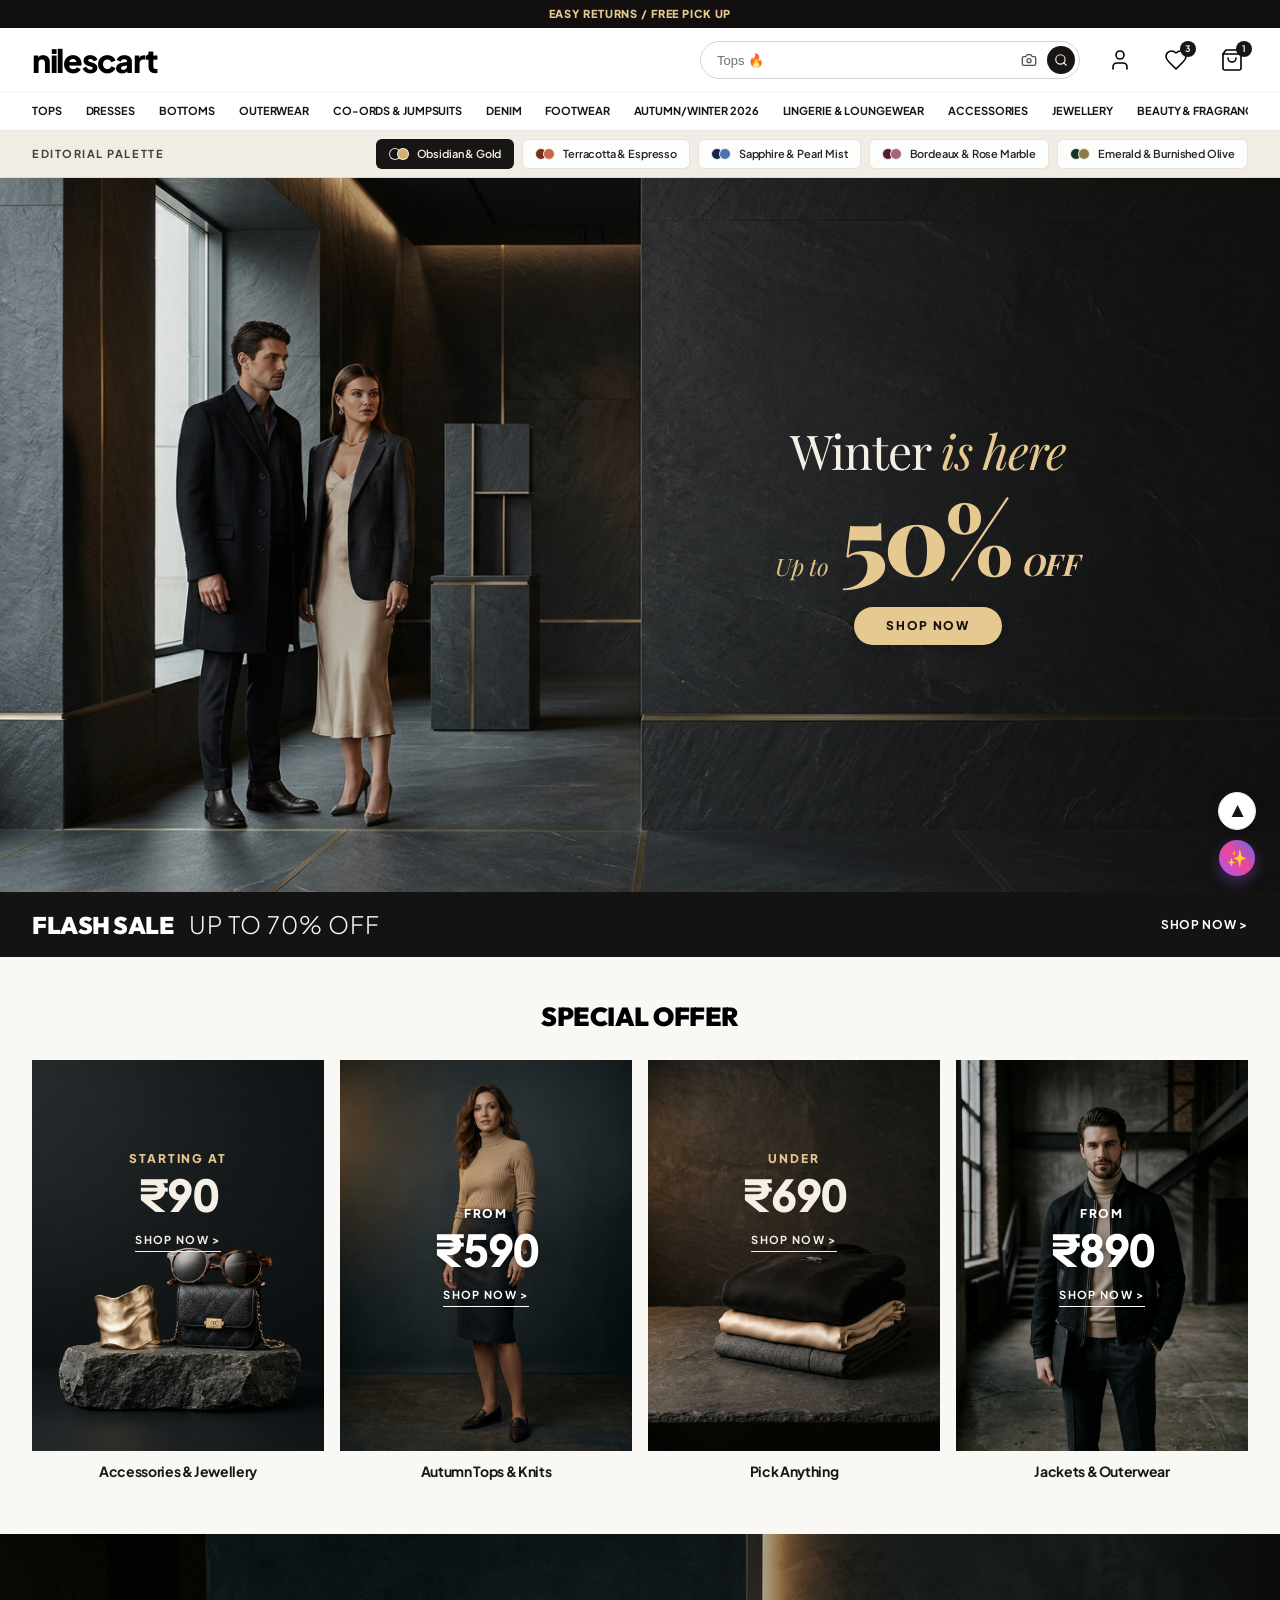
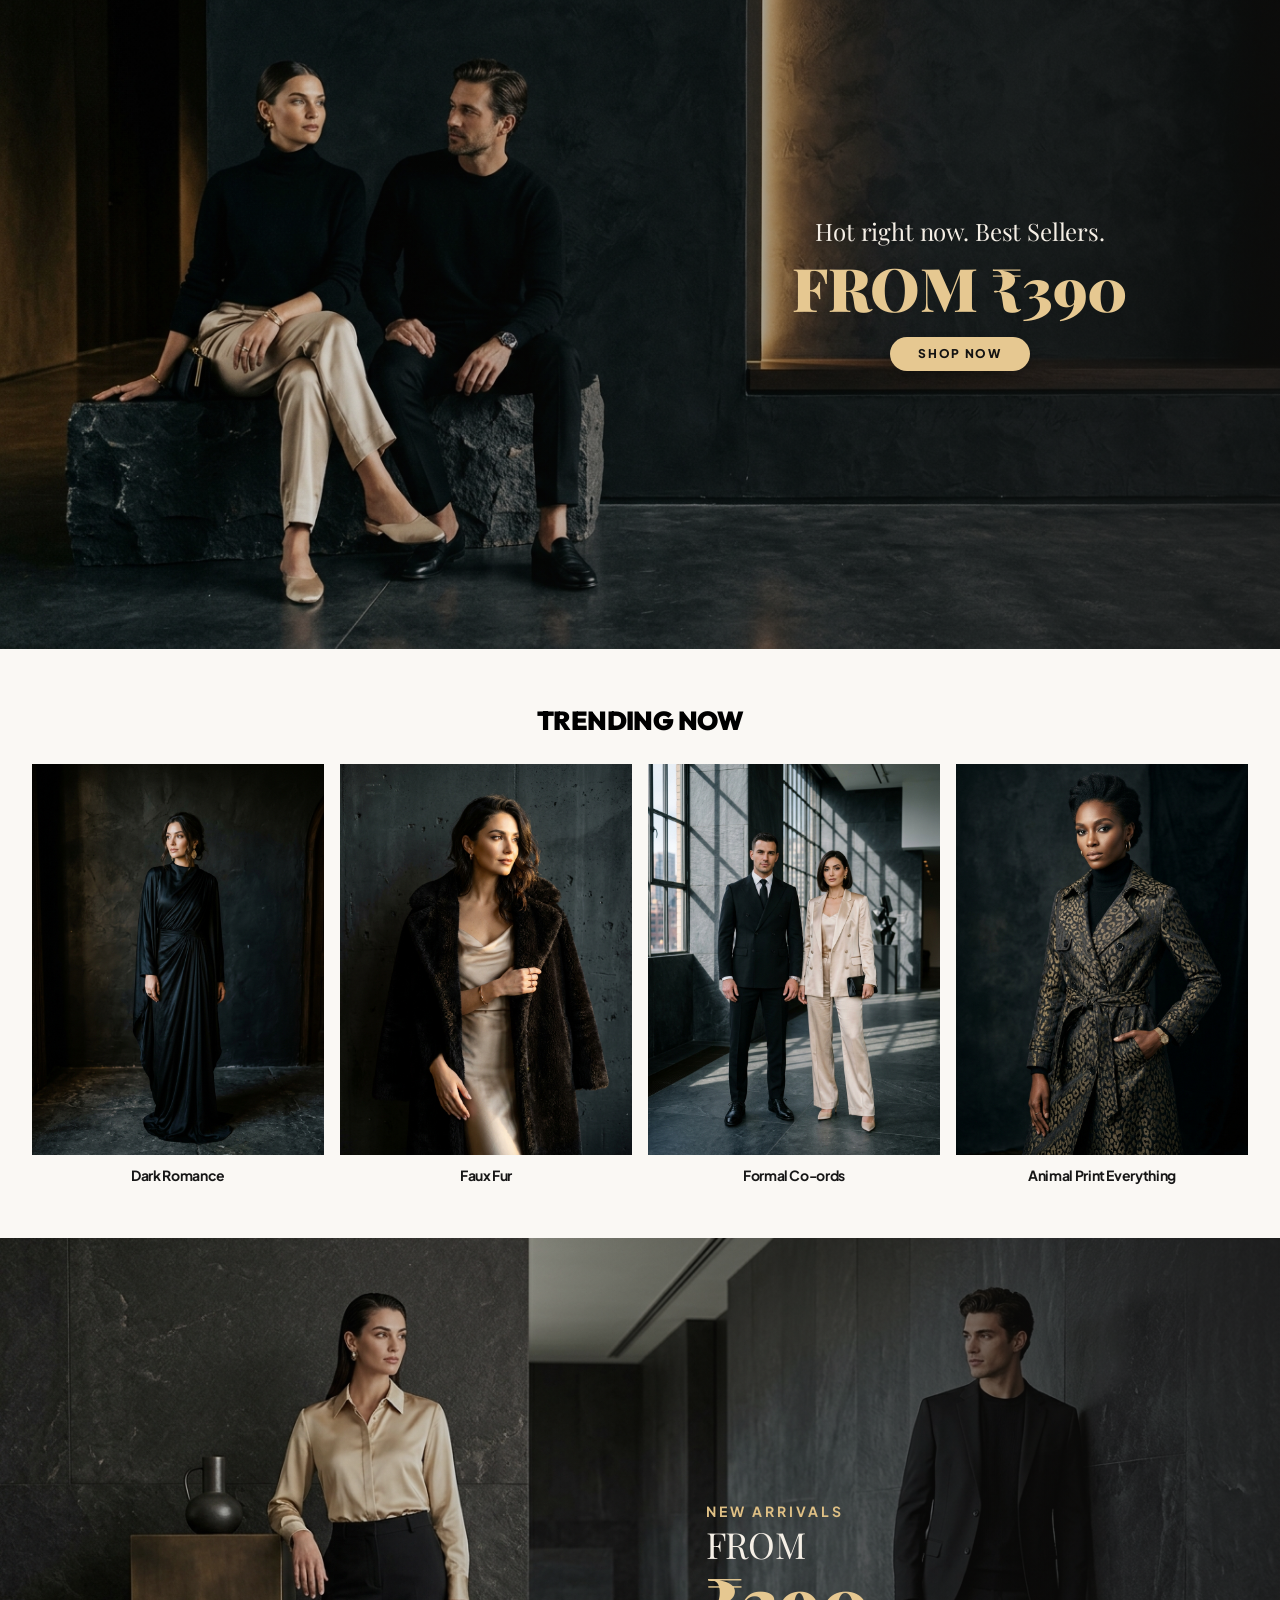
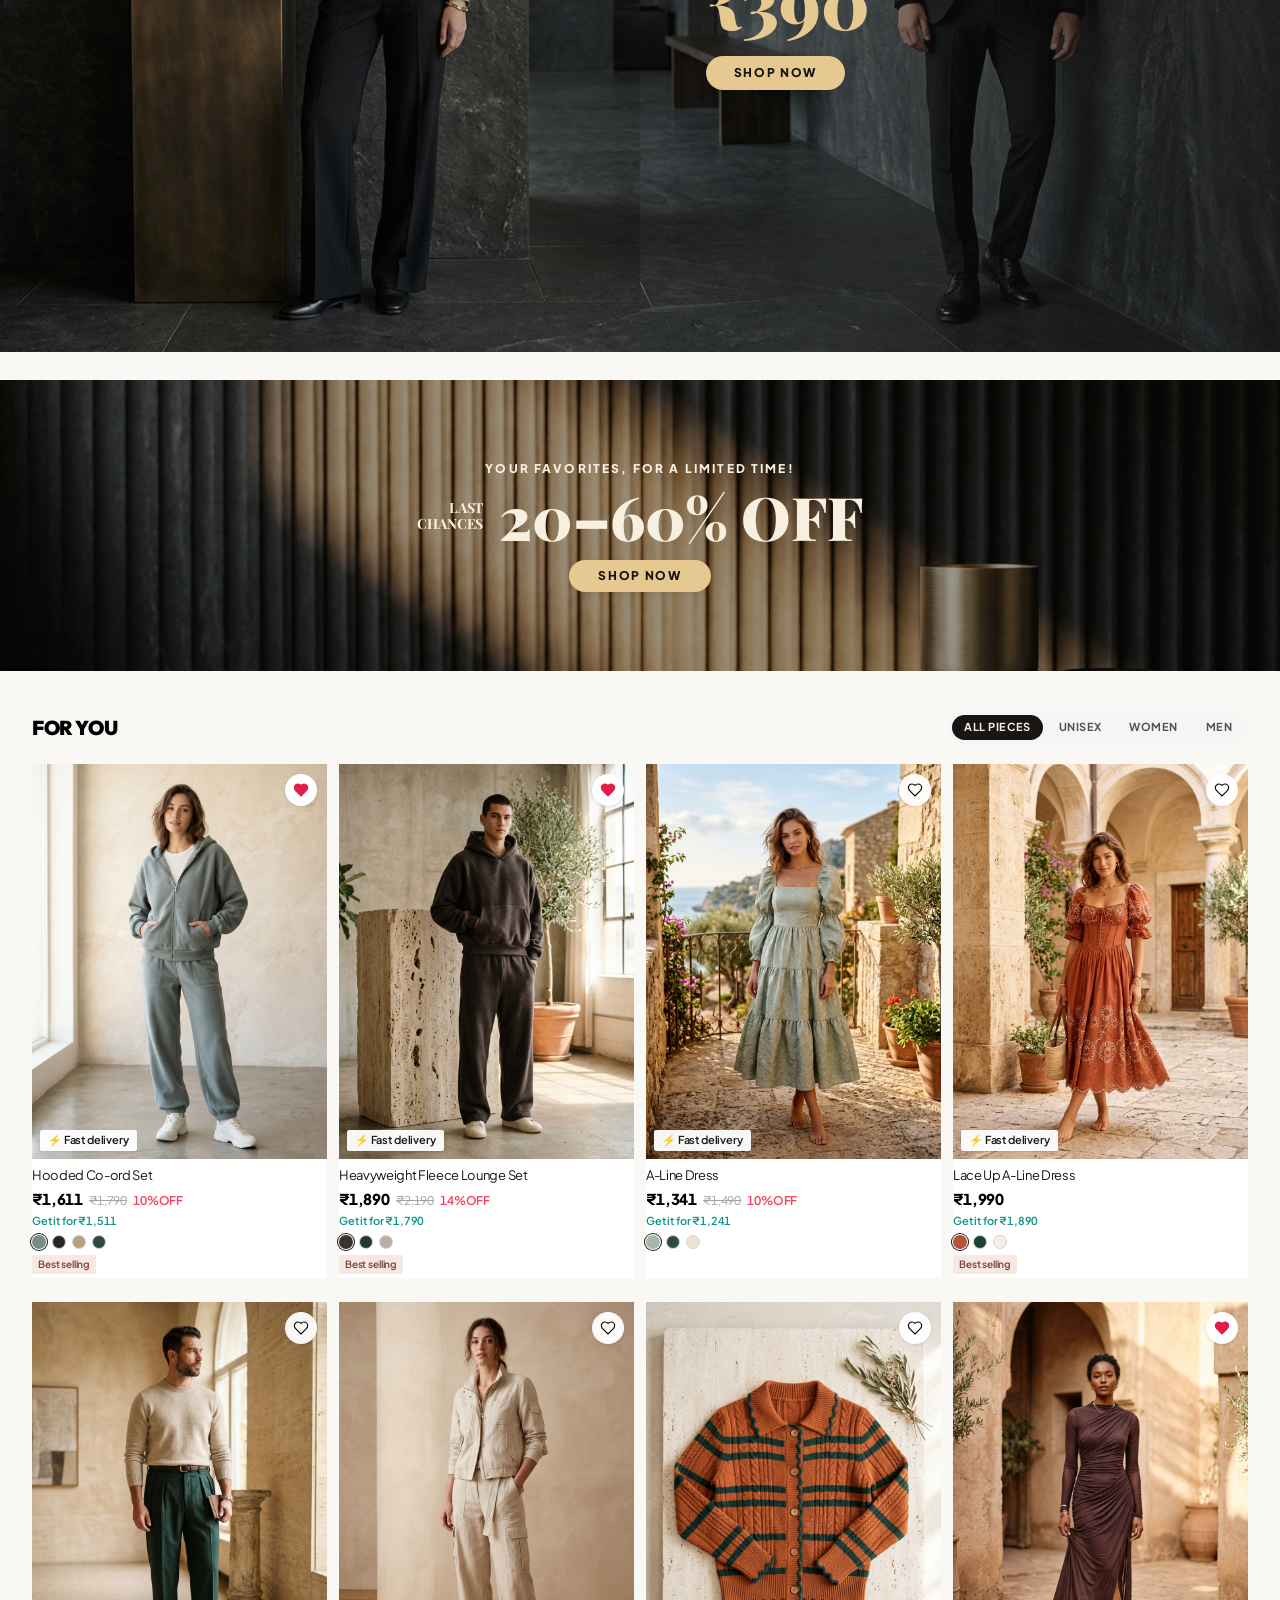
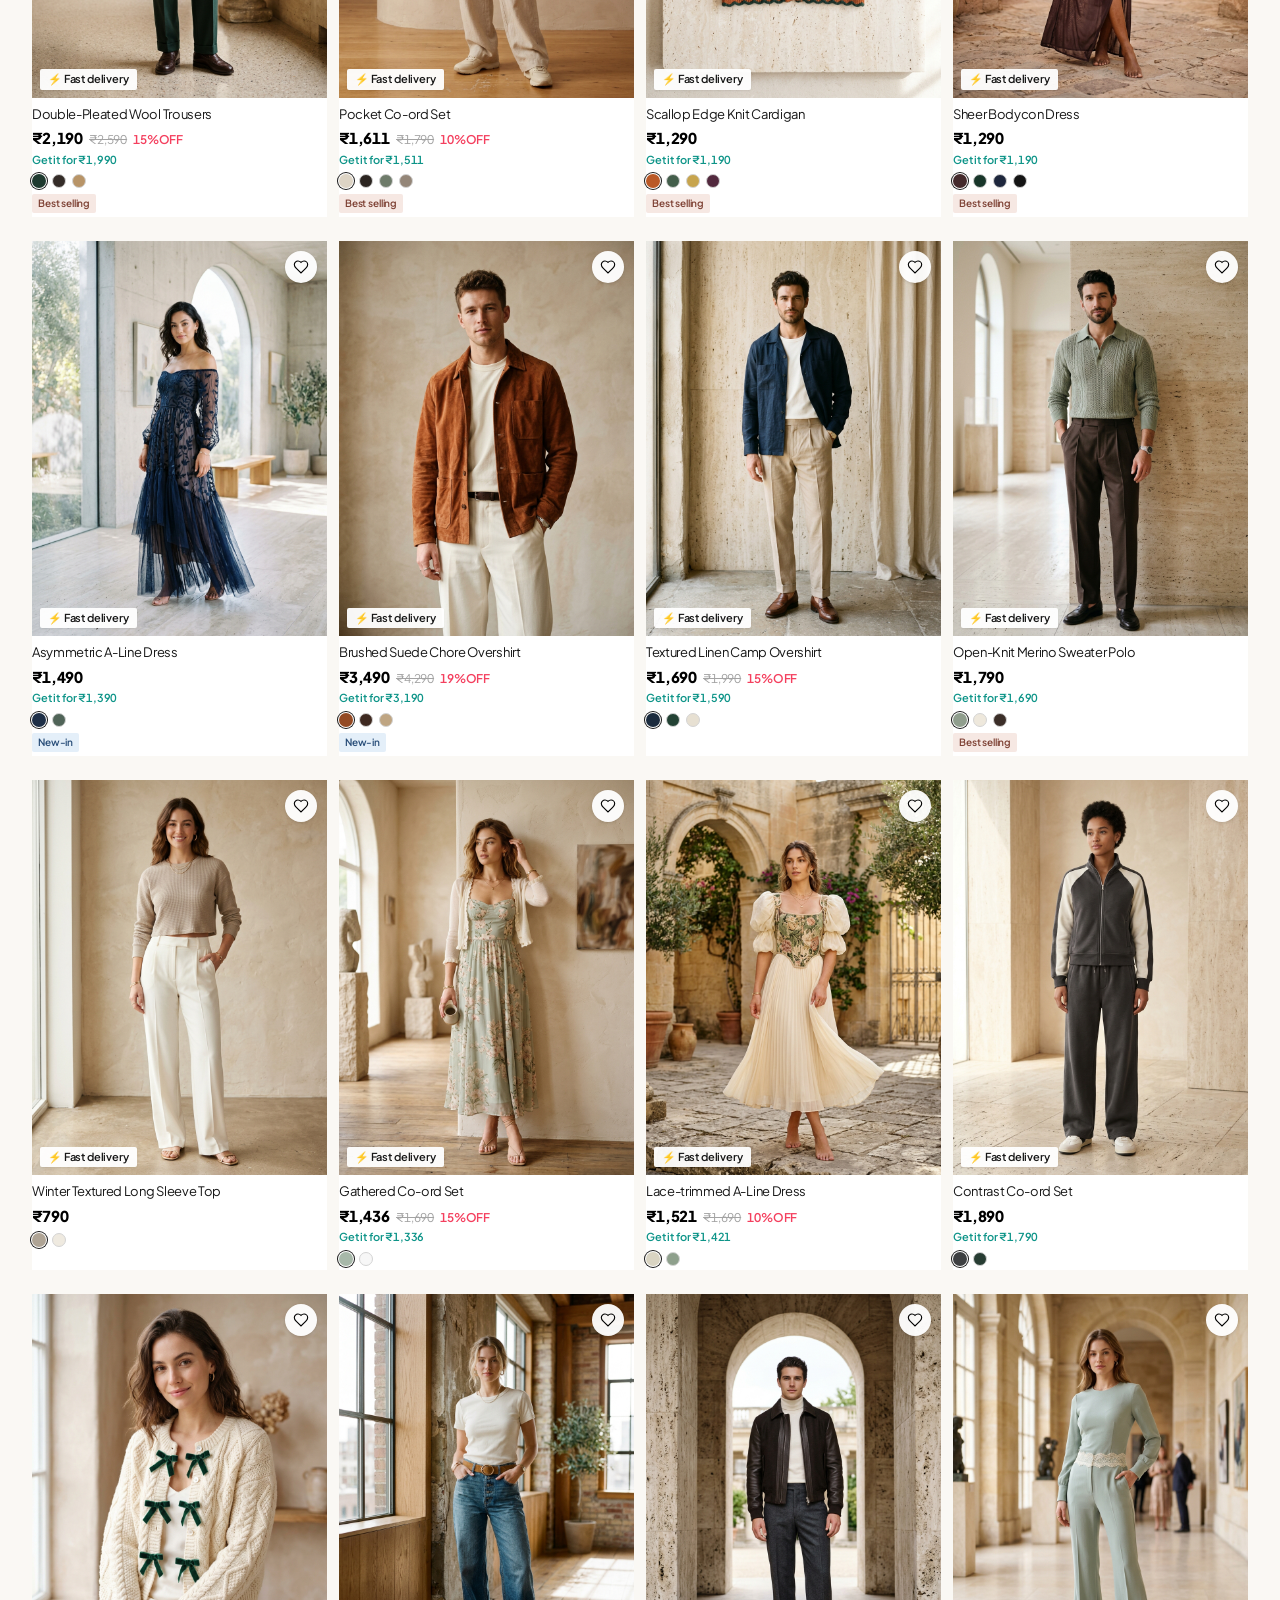
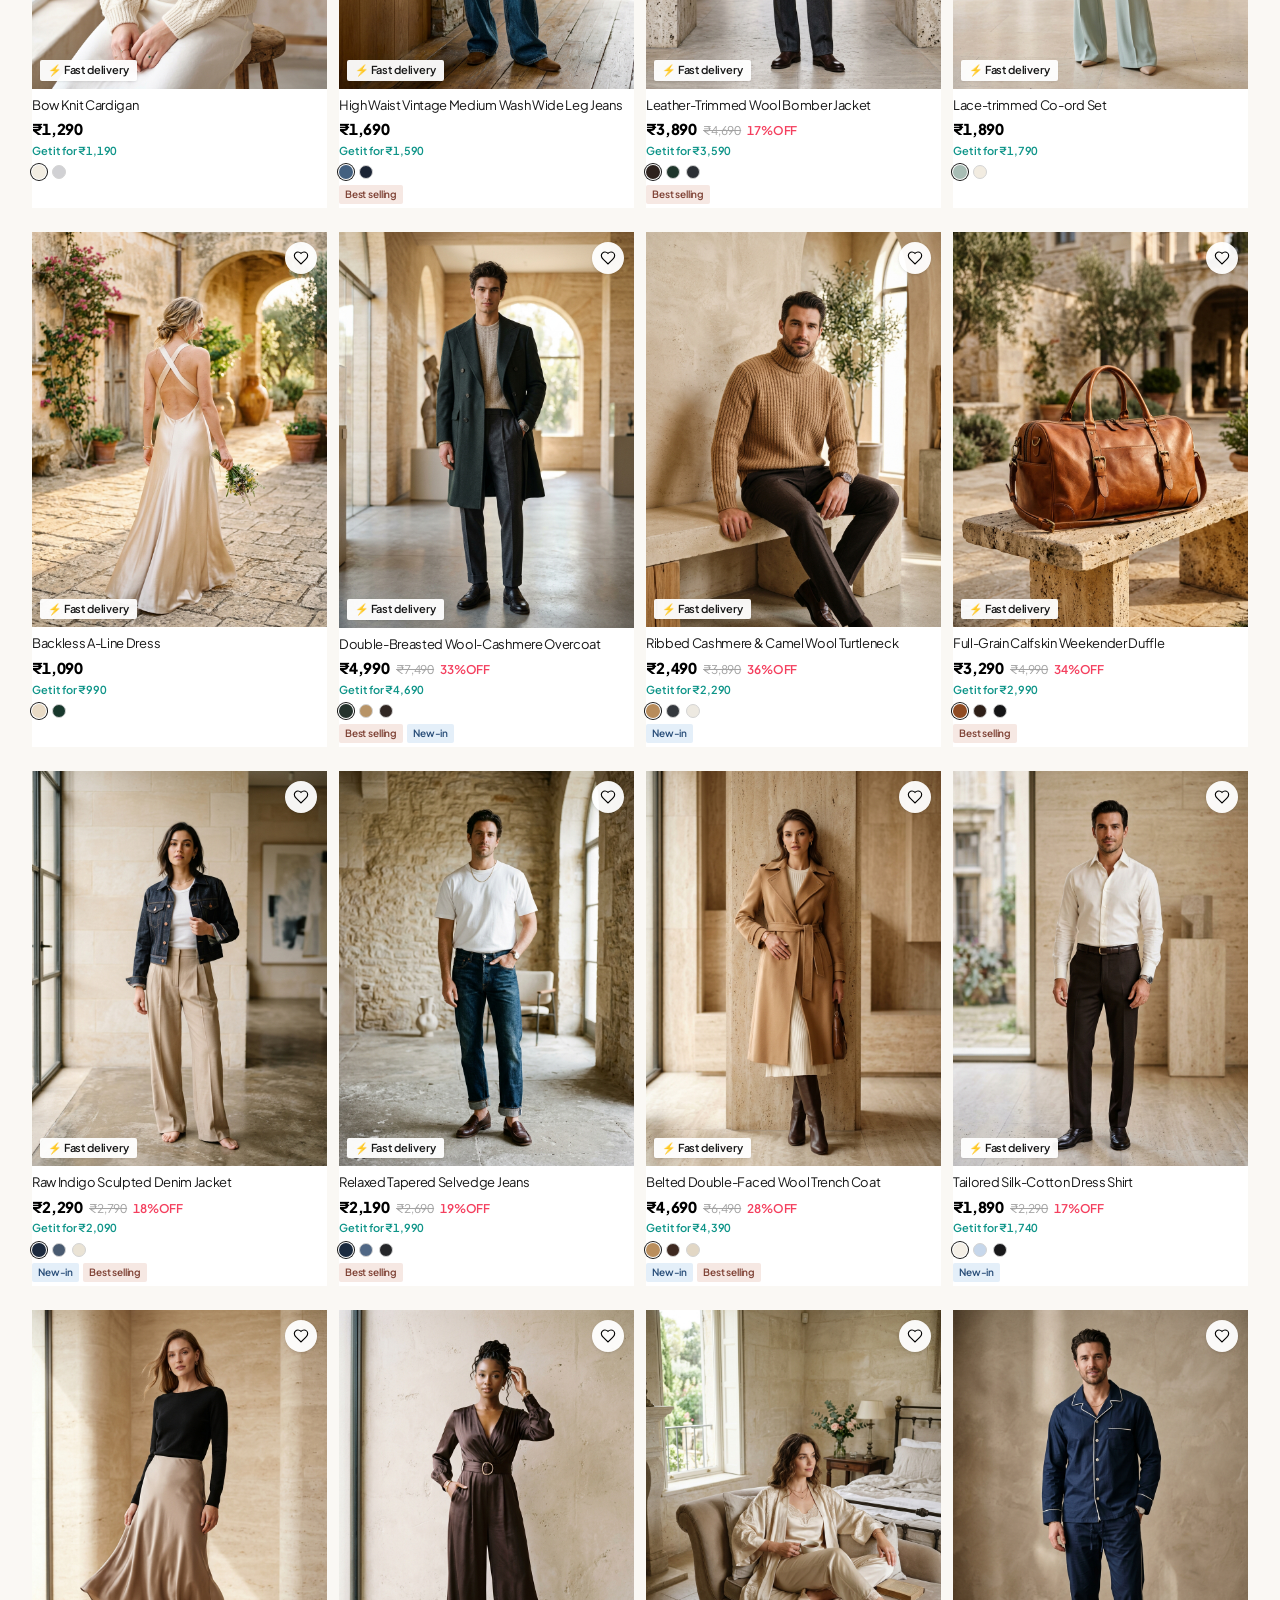
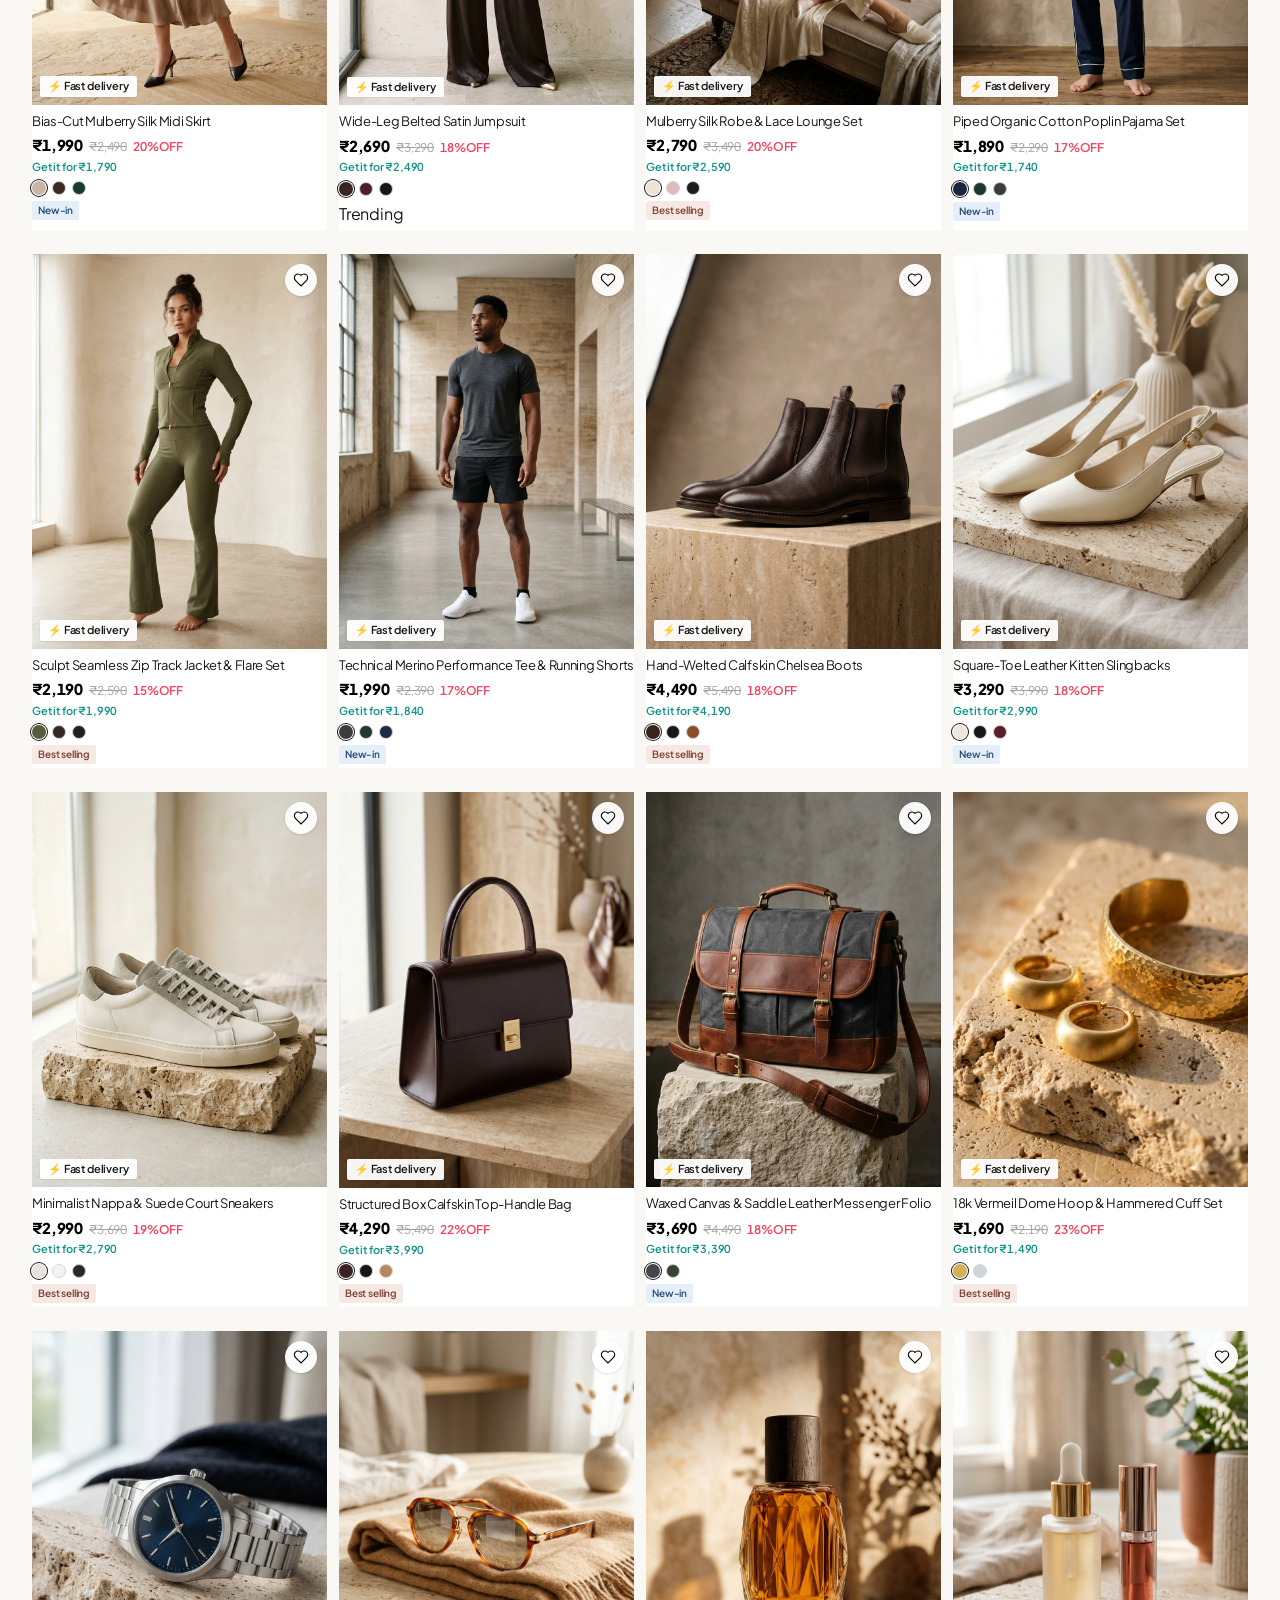
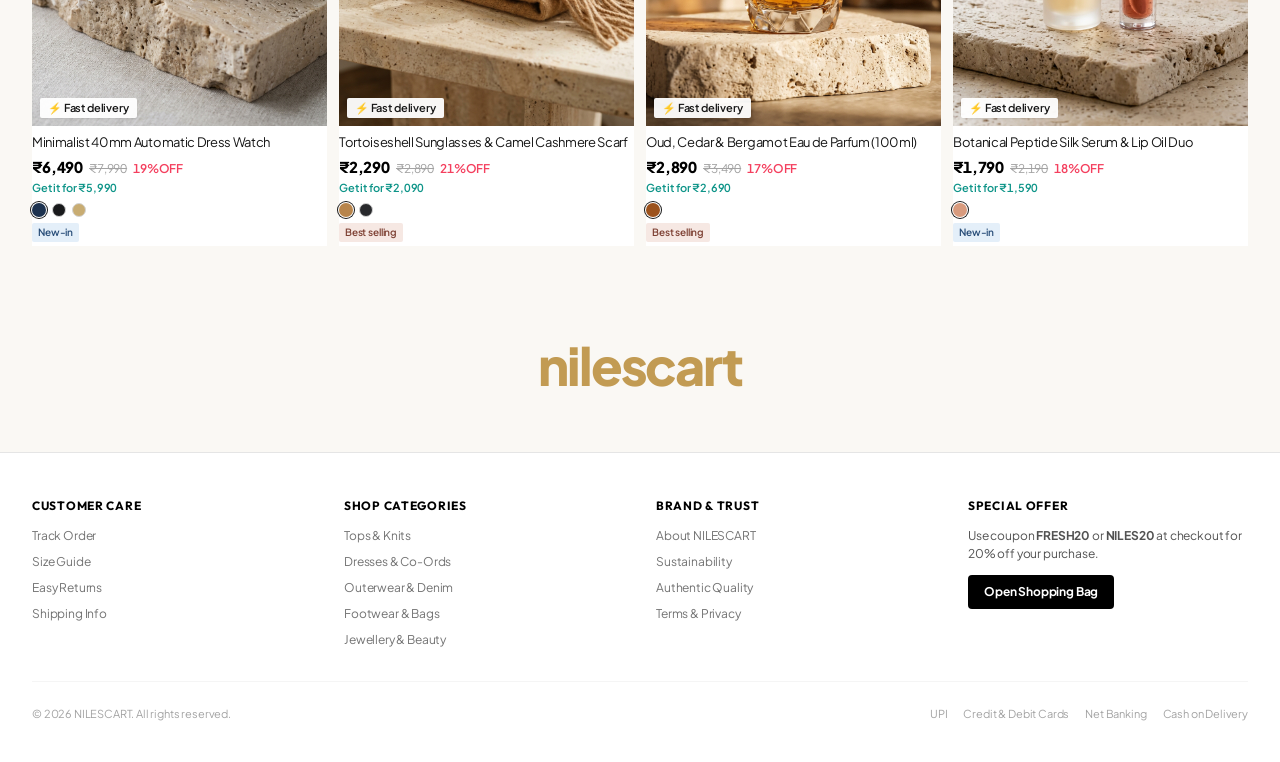
<file: public/html-css/index.html>
<!doctype html>
<html lang="en">
  <head>
    <meta charset="UTF-8" />
    <meta name="viewport" content="width=device-width, initial-scale=1.0, maximum-scale=5.0, viewport-fit=cover" />
    <meta name="theme-color" content="#000000" />
    <title>nilescart | Official Online Store (HTML &amp; CSS Edition)</title>
    <meta name="description" content="Shop contemporary unisex, womenswear, and menswear styles at nilescart with easy returns and fast delivery." />
    <link rel="preconnect" href="https://fonts.googleapis.com" />
    <link rel="preconnect" href="https://fonts.gstatic.com" crossorigin />
    <link href="https://fonts.googleapis.com/css2?family=Outfit:wght@400;600;700;800;900&family=Playfair+Display:ital,wght@0,600;0,700;0,900;1,400;1,600;1,700&family=Plus+Jakarta+Sans:wght@400;500;600;700;800&display=swap" rel="stylesheet" />
    <link rel="stylesheet" href="./styles.css" />
  </head>
  <body id="top">
    <!-- Pure CSS Toggles (Zero JavaScript) -->
    <input type="checkbox" id="mobile-menu-toggle" class="sr-only-toggle" />
    <input type="checkbox" id="cart-toggle" class="sr-only-toggle" />
    <input type="radio" name="nc-theme" id="nc-theme-1" class="sr-only-toggle" checked />
    <input type="radio" name="nc-theme" id="nc-theme-2" class="sr-only-toggle" />
    <input type="radio" name="nc-theme" id="nc-theme-3" class="sr-only-toggle" />
    <input type="radio" name="nc-theme" id="nc-theme-4" class="sr-only-toggle" />
    <input type="radio" name="nc-theme" id="nc-theme-5" class="sr-only-toggle" />

    <!-- =======================================================================
         1. HEADER & CATEGORY NAVIGATION
         ======================================================================= -->
    <header class="site-header">
      <div class="top-ticker">EASY RETURNS / FREE PICK UP</div>

      <div class="container">
        <div class="header-main">
          <label for="mobile-menu-toggle" class="mobile-menu-btn" aria-label="Toggle categories menu">
            <svg width="24" height="24" viewBox="0 0 24 24" fill="none" stroke="currentColor" stroke-width="2" stroke-linecap="round" stroke-linejoin="round">
              <line x1="3" y1="6" x2="21" y2="6" />
              <line x1="3" y1="12" x2="21" y2="12" />
              <line x1="3" y1="18" x2="21" y2="18" />
            </svg>
          </label>

          <a href="#top" class="brand-logo">nilescart</a>

          <div class="header-search-wrap">
            <form action="#for-you-section" class="search-pill">
              <input
                type="search"
                class="search-pill-input"
                placeholder="Tops 🔥"
                aria-label="Search nilescart products"
              />
              <div class="search-pill-actions">
                <span class="icon-btn-plain" title="Search by image">
                  <svg width="16" height="16" viewBox="0 0 24 24" fill="none" stroke="currentColor" stroke-width="2" stroke-linecap="round" stroke-linejoin="round">
                    <path d="M14.5 4h-5L7 7H4a2 2 0 0 0-2 2v9a2 2 0 0 0 2 2h16a2 2 0 0 0 2-2V9a2 2 0 0 0-2-2h-3l-2.5-3z" />
                    <circle cx="12" cy="13" r="3" />
                  </svg>
                </span>
                <button type="submit" class="search-submit-btn" aria-label="Search">
                  <svg width="14" height="14" viewBox="0 0 24 24" fill="none" stroke="currentColor" stroke-width="2" stroke-linecap="round" stroke-linejoin="round">
                    <circle cx="11" cy="11" r="8" />
                    <line x1="21" y1="21" x2="16.65" y2="16.65" />
                  </svg>
                </button>
              </div>
            </form>
          </div>

          <div class="header-actions">
            <a href="#for-you-section" class="action-icon-btn mobile-only-search" aria-label="Search">
              <svg width="20" height="20" viewBox="0 0 24 24" fill="none" stroke="currentColor" stroke-width="2">
                <circle cx="11" cy="11" r="8" />
                <line x1="21" y1="21" x2="16.65" y2="16.65" />
              </svg>
            </a>

            <a href="#footer" class="action-icon-btn" aria-label="Account">
              <svg width="24" height="24" viewBox="0 0 24 24" fill="none" stroke="currentColor" stroke-width="1.6" stroke-linecap="round" stroke-linejoin="round">
                <path d="M19 21v-2a4 4 0 0 0-4-4H9a4 4 0 0 0-4 4v2" />
                <circle cx="12" cy="7" r="4" />
              </svg>
            </a>

            <a href="#for-you-section" class="action-icon-btn" aria-label="Wishlist">
              <svg width="24" height="24" viewBox="0 0 24 24" fill="none" stroke="currentColor" stroke-width="1.6" stroke-linecap="round" stroke-linejoin="round">
                <path d="M19 14c1.49-1.46 3-3.21 3-5.5A5.5 5.5 0 0 0 16.5 3c-1.76 0-3 .5-4.5 2-1.5-1.5-2.74-2-4.5-2A5.5 5.5 0 0 0 2 8.5c0 2.3 1.5 4.05 3 5.5l7 7Z" />
              </svg>
              <span class="badge-count">3</span>
            </a>

            <label for="cart-toggle" class="action-icon-btn" aria-label="Shopping Bag">
              <svg width="24" height="24" viewBox="0 0 24 24" fill="none" stroke="currentColor" stroke-width="1.6" stroke-linecap="round" stroke-linejoin="round">
                <path d="M6 2 3 6v14a2 2 0 0 0 2 2h14a2 2 0 0 0 2-2V6l-3-4Z" />
                <path d="M3 6h18" />
                <path d="M16 10a4 4 0 0 1-8 0" />
              </svg>
              <span class="badge-count">1</span>
            </label>
          </div>
        </div>
      </div>

      <!-- Category Strip -->
      <div class="category-bar">
        <div class="container">
          <div class="category-scroll-wrap">
            <nav class="category-nav" aria-label="Product Categories">
              <a href="#for-you-section" class="cat-link">TOPS</a>
              <a href="#for-you-section" class="cat-link">DRESSES</a>
              <a href="#for-you-section" class="cat-link">BOTTOMS</a>
              <a href="#for-you-section" class="cat-link">OUTERWEAR</a>
              <a href="#for-you-section" class="cat-link">CO-ORDS &amp; JUMPSUITS</a>
              <a href="#for-you-section" class="cat-link">DENIM</a>
              <a href="#for-you-section" class="cat-link">FOOTWEAR</a>
              <a href="#for-you-section" class="cat-link">AUTUMN/WINTER 2026</a>
              <a href="#for-you-section" class="cat-link">LINGERIE &amp; LOUNGEWEAR</a>
              <a href="#for-you-section" class="cat-link">ACCESSORIES</a>
              <a href="#for-you-section" class="cat-link">JEWELLERY</a>
              <a href="#for-you-section" class="cat-link">BEAUTY &amp; FRAGRANCES</a>
              <a href="#for-you-section" class="cat-link">BAGS</a>
              <a href="#for-you-section" class="cat-link">ACTIVEWEAR</a>
            </nav>
            <span aria-hidden="true" style="font-size:13px; color:#525252; padding-left:8px;">&gt;</span>
          </div>
        </div>
      </div>

      <!-- Mobile Slide-Down Drawer -->
      <div class="mobile-drawer">
        <div class="mobile-drawer-title">Browse Collections</div>
        <div class="mobile-drawer-grid">
          <a href="#for-you-section" class="mobile-drawer-link">Tops</a>
          <a href="#for-you-section" class="mobile-drawer-link">Dresses</a>
          <a href="#for-you-section" class="mobile-drawer-link">Bottoms</a>
          <a href="#for-you-section" class="mobile-drawer-link">Outerwear</a>
          <a href="#for-you-section" class="mobile-drawer-link">Co-ords &amp; Jumpsuits</a>
          <a href="#for-you-section" class="mobile-drawer-link">Denim</a>
          <a href="#for-you-section" class="mobile-drawer-link">Footwear</a>
          <a href="#for-you-section" class="mobile-drawer-link">Bags &amp; Jewellery</a>
          <a href="#for-you-section" class="mobile-drawer-link">Activewear</a>
          <a href="#for-you-section" class="mobile-drawer-link">Beauty &amp; Fragrance</a>
        </div>
      </div>
    </header>

    <main>
      <!-- =====================================================================
           PURE CSS EDITORIAL COLOUR THEME SELECTOR (5 THEMES)
           ===================================================================== -->
      <section class="theme-switcher-strip" aria-label="Editorial Palette Selector">
        <div class="container">
          <div class="theme-switcher-inner">
            <span class="theme-switcher-label">Editorial Palette</span>
            <div class="theme-switcher-pills">
              <label for="nc-theme-1" class="theme-pill-label theme-pill-1">
                <span class="theme-swatches"><span style="background:#141312"></span><span style="background:#d4af6a"></span></span>
                <span>Obsidian &amp; Gold</span>
              </label>
              <label for="nc-theme-2" class="theme-pill-label theme-pill-2">
                <span class="theme-swatches"><span style="background:#73301c"></span><span style="background:#c76846"></span></span>
                <span>Terracotta &amp; Espresso</span>
              </label>
              <label for="nc-theme-3" class="theme-pill-label theme-pill-3">
                <span class="theme-swatches"><span style="background:#13294b"></span><span style="background:#4b73ad"></span></span>
                <span>Sapphire &amp; Pearl Mist</span>
              </label>
              <label for="nc-theme-4" class="theme-pill-label theme-pill-4">
                <span class="theme-swatches"><span style="background:#541a2e"></span><span style="background:#a86477"></span></span>
                <span>Bordeaux &amp; Rose Marble</span>
              </label>
              <label for="nc-theme-5" class="theme-pill-label theme-pill-5">
                <span class="theme-swatches"><span style="background:#14362a"></span><span style="background:#8c7d48"></span></span>
                <span>Emerald &amp; Burnished Olive</span>
              </label>
            </div>
          </div>
        </div>
      </section>

      <!-- =====================================================================
           2. HERO BANNER + ATTACHED FLASH SALE BAR
           ===================================================================== -->
      <section class="hero-section">
        <div class="container-banner">
          <a href="#for-you-section" class="hero-banner-link banner-frame hero-frame">
            <img src="../assets/images/section-themes/01-obsidian-gold/hero-banner.jpg" alt="Winter is here Up to 50% OFF - SHOP NOW" class="themed-base-img" />
            <div class="themed-bg-layer themed-slot-hero" aria-hidden="true"></div>
            <div class="banner-scrim-hero"></div>
            <div class="hero-overlay">
              <p class="hero-kicker">
                <span>Winter </span><span class="hero-kicker-italic">is here</span>
              </p>
              <div class="hero-discount-row">
                <span class="hero-upto">Up to</span>
                <span class="hero-percent">50%</span>
                <span class="hero-off">OFF</span>
              </div>
              <span class="emerald-pill-cta">SHOP NOW</span>
            </div>
          </a>

          <a href="#for-you-section" class="flash-sale-bar">
            <div class="flash-sale-left">
              <span class="flash-title">FLASH SALE</span>
              <span class="flash-subtitle">UP TO 70% OFF</span>
            </div>
            <span class="flash-cta">SHOP NOW &gt;</span>
          </a>
        </div>
      </section>

      <!-- =====================================================================
           3. SPECIAL OFFER (4 INSET CARDS)
           ===================================================================== -->
      <section class="section-inset">
        <div class="container-grid">
          <div class="section-heading-center">
            <h2 class="section-title-center">SPECIAL OFFER</h2>
          </div>

          <div class="grid-4-inset">
            <a href="#for-you-section" class="editorial-card">
              <div class="editorial-card-media">
                <img src="../assets/images/section-themes/01-obsidian-gold/offer-accessories.jpg" alt="Accessories &amp; Jewellery" class="themed-base-img" loading="lazy" />
                <div class="themed-bg-layer themed-slot-offer-acc" aria-hidden="true"></div>
                <div class="offer-overlay offer-overlay-light">
                  <span class="offer-kicker">STARTING AT</span>
                  <span class="offer-price">₹90</span>
                  <span class="offer-cta">SHOP NOW &gt;</span>
                </div>
              </div>
              <h3 class="editorial-card-title">Accessories &amp; Jewellery</h3>
            </a>

            <a href="#for-you-section" class="editorial-card">
              <div class="editorial-card-media">
                <img src="../assets/images/section-themes/01-obsidian-gold/offer-knitwear.jpg" alt="Autumn Tops &amp; Knits" class="themed-base-img" loading="lazy" />
                <div class="themed-bg-layer themed-slot-offer-knit" aria-hidden="true"></div>
                <div class="offer-overlay offer-overlay-photo">
                  <span class="offer-kicker">FROM</span>
                  <span class="offer-price">₹590</span>
                  <span class="offer-cta">SHOP NOW &gt;</span>
                </div>
              </div>
              <h3 class="editorial-card-title">Autumn Tops &amp; Knits</h3>
            </a>

            <a href="#for-you-section" class="editorial-card">
              <div class="editorial-card-media">
                <img src="../assets/images/section-themes/01-obsidian-gold/offer-essentials.jpg" alt="Pick Anything" class="themed-base-img" loading="lazy" />
                <div class="themed-bg-layer themed-slot-offer-essentials" aria-hidden="true"></div>
                <div class="offer-overlay offer-overlay-light">
                  <span class="offer-kicker">UNDER</span>
                  <span class="offer-price">₹690</span>
                  <span class="offer-cta">SHOP NOW &gt;</span>
                </div>
              </div>
              <h3 class="editorial-card-title">Pick Anything</h3>
            </a>

            <a href="#for-you-section" class="editorial-card">
              <div class="editorial-card-media">
                <img src="../assets/images/section-themes/01-obsidian-gold/offer-jackets.jpg" alt="Jackets &amp; Outerwear" class="themed-base-img" loading="lazy" />
                <div class="themed-bg-layer themed-slot-offer-jackets" aria-hidden="true"></div>
                <div class="offer-overlay offer-overlay-photo">
                  <span class="offer-kicker">FROM</span>
                  <span class="offer-price">₹890</span>
                  <span class="offer-cta">SHOP NOW &gt;</span>
                </div>
              </div>
              <h3 class="editorial-card-title">Jackets &amp; Outerwear</h3>
            </a>
          </div>
        </div>
      </section>

      <!-- =====================================================================
           4. HOT RIGHT NOW BEST SELLERS BANNER
           ===================================================================== -->
      <section class="banner-section">
        <div class="container-banner">
          <a href="#for-you-section" class="wide-banner-link banner-frame">
            <img src="../assets/images/section-themes/01-obsidian-gold/bestsellers-banner.jpg" alt="Hot right now. Best Sellers. FROM ₹390" class="themed-base-img" loading="lazy" />
            <div class="themed-bg-layer themed-slot-bestsellers" aria-hidden="true"></div>
            <div class="banner-scrim-bestsellers"></div>
            <div class="bestsellers-overlay">
              <p class="bestsellers-sub">Hot right now. Best Sellers.</p>
              <p class="bestsellers-price">FROM ₹390</p>
              <span class="emerald-pill-cta emerald-pill-sm">SHOP NOW</span>
            </div>
          </a>
        </div>
      </section>

      <!-- =====================================================================
           5. TRENDING NOW (4 INSET CARDS)
           ===================================================================== -->
      <section class="section-inset">
        <div class="container-grid">
          <div class="section-heading-center">
            <h2 class="section-title-center">TRENDING NOW</h2>
          </div>

          <div class="grid-4-inset">
            <a href="#for-you-section" class="editorial-card">
              <div class="editorial-card-media">
                <img src="../assets/images/section-themes/01-obsidian-gold/trending-dark-romance.jpg" alt="Dark Romance" class="themed-base-img" loading="lazy" />
                <div class="themed-bg-layer themed-slot-trend-romance" aria-hidden="true"></div>
              </div>
              <h3 class="editorial-card-title">Dark Romance</h3>
            </a>

            <a href="#for-you-section" class="editorial-card">
              <div class="editorial-card-media">
                <img src="../assets/images/section-themes/01-obsidian-gold/trending-faux-fur.jpg" alt="Faux Fur" class="themed-base-img" loading="lazy" />
                <div class="themed-bg-layer themed-slot-trend-fauxfur" aria-hidden="true"></div>
              </div>
              <h3 class="editorial-card-title">Faux Fur</h3>
            </a>

            <a href="#for-you-section" class="editorial-card">
              <div class="editorial-card-media">
                <img src="../assets/images/section-themes/01-obsidian-gold/trending-formal-coords.jpg" alt="Formal Co-ords" class="themed-base-img" loading="lazy" />
                <div class="themed-bg-layer themed-slot-trend-formal" aria-hidden="true"></div>
              </div>
              <h3 class="editorial-card-title">Formal Co-ords</h3>
            </a>

            <a href="#for-you-section" class="editorial-card">
              <div class="editorial-card-media">
                <img src="../assets/images/section-themes/01-obsidian-gold/trending-animal-print.jpg" alt="Animal Print Everything" class="themed-base-img" loading="lazy" />
                <div class="themed-bg-layer themed-slot-trend-animal" aria-hidden="true"></div>
              </div>
              <h3 class="editorial-card-title">Animal Print Everything</h3>
            </a>
          </div>
        </div>
      </section>

      <!-- =====================================================================
           6. NEW ARRIVALS & LAST CHANCES BANNERS
           ===================================================================== -->
      <section class="banner-section">
        <div class="container-banner">
          <a href="#for-you-section" class="wide-banner-link banner-frame">
            <img src="../assets/images/section-themes/01-obsidian-gold/arrivals-banner.jpg" alt="NEW ARRIVALS FROM ₹390" class="themed-base-img" loading="lazy" />
            <div class="themed-bg-layer themed-slot-arrivals" aria-hidden="true"></div>
            <div class="banner-scrim-arrivals"></div>
            <div class="arrivals-overlay">
              <span class="arrivals-eyebrow">NEW ARRIVALS</span>
              <span class="arrivals-from">FROM</span>
              <span class="arrivals-price">₹390</span>
              <span class="emerald-pill-cta emerald-pill-sm">SHOP NOW</span>
            </div>
          </a>
        </div>
      </section>

      <section class="banner-section-lg">
        <div class="container-banner">
          <a href="#for-you-section" class="wide-banner-link banner-frame-sale">
            <img src="../assets/images/section-themes/01-obsidian-gold/clearance-banner.jpg" alt="YOUR FAVORITES, FOR A LIMITED TIME! LAST CHANCES 20-60% OFF" class="themed-base-img" loading="lazy" />
            <div class="themed-bg-layer themed-slot-clearance" aria-hidden="true"></div>
            <div class="banner-scrim-clearance"></div>
            <div class="clearance-overlay">
              <span class="clearance-kicker">YOUR FAVORITES, FOR A LIMITED TIME!</span>
              <div class="clearance-lockup">
                <div class="clearance-side-label">
                  <span>LAST</span>
                  <span>CHANCES</span>
                </div>
                <span class="clearance-percent">20–60% OFF</span>
              </div>
              <span class="ivory-pill-cta">SHOP NOW</span>
            </div>
          </a>
        </div>
      </section>

      <!-- =====================================================================
           7. FOR YOU CATALOG (24 PRODUCTS + PURE CSS GENDER FILTER)
           ===================================================================== -->
      <section id="for-you-section" class="foryou-section">
        <div class="container-grid">
          <input type="radio" name="gender-filter" id="filter-all" class="sr-only-toggle" checked />
          <input type="radio" name="gender-filter" id="filter-unisex" class="sr-only-toggle" />
          <input type="radio" name="gender-filter" id="filter-women" class="sr-only-toggle" />
          <input type="radio" name="gender-filter" id="filter-men" class="sr-only-toggle" />

          <div class="foryou-header">
            <h2 class="foryou-title">FOR YOU</h2>
            <div class="gender-tabs" role="tablist" aria-label="Filter collection by gender">
              <label for="filter-all" class="gender-tab-label tab-all">All Pieces</label>
              <label for="filter-unisex" class="gender-tab-label tab-unisex">Unisex</label>
              <label for="filter-women" class="gender-tab-label tab-women">Women</label>
              <label for="filter-men" class="gender-tab-label tab-men">Men</label>
            </div>
          </div>

          <div class="product-grid">
            <!-- 1. Hooded Co-ord Set -->
            <article class="product-card" data-gender="unisex">
              <div class="product-media">
                <img src="../assets/images/nc_prod_01_1794739188408.jpg" alt="Hooded Co-ord Set" loading="lazy" />
                <input type="checkbox" id="wish-1" class="sr-only-toggle wishlist-input" checked />
                <label for="wish-1" class="wishlist-toggle-label" aria-label="Toggle wishlist">
                  <svg width="16" height="16" viewBox="0 0 24 24" fill="none" stroke="currentColor" stroke-width="1.7"><path d="M19 14c1.49-1.46 3-3.21 3-5.5A5.5 5.5 0 0 0 16.5 3c-1.76 0-3 .5-4.5 2-1.5-1.5-2.74-2-4.5-2A5.5 5.5 0 0 0 2 8.5c0 2.3 1.5 4.05 3 5.5l7 7Z" /></svg>
                </label>
                <div class="fast-delivery-badge">⚡ Fast delivery</div>
                <div class="product-hover-bar">
                  <label for="cart-toggle" class="btn-quick-view">Quick View</label>
                  <label for="cart-toggle" class="btn-quick-add" title="Add to Bag">+</label>
                </div>
              </div>
              <div class="product-info">
                <h3 class="product-name">Hooded Co-ord Set</h3>
                <div class="product-price-row">
                  <span class="price-current">₹1,611</span>
                  <span class="price-old">₹1,790</span>
                  <span class="price-discount">10%OFF</span>
                </div>
                <div class="offer-price-line">Get it for ₹1,511</div>
                <div class="swatch-row">
                  <span class="swatch-dot active" style="background-color:#7a8c89;"></span>
                  <span class="swatch-dot" style="background-color:#262626;"></span>
                  <span class="swatch-dot" style="background-color:#b89f82;"></span>
                  <span class="swatch-dot" style="background-color:#2f493e;"></span>
                </div>
                <div class="tag-row"><span class="tag-best">Best selling</span></div>
              </div>
            </article>

            <!-- 2. Heavyweight Fleece Lounge Set (Men) -->
            <article class="product-card" data-gender="men">
              <div class="product-media">
                <img src="../assets/images/nc_men_hoodie_set_1794739730026.jpg" alt="Heavyweight Fleece Lounge Set" loading="lazy" />
                <input type="checkbox" id="wish-2" class="sr-only-toggle wishlist-input" checked />
                <label for="wish-2" class="wishlist-toggle-label" aria-label="Toggle wishlist">
                  <svg width="16" height="16" viewBox="0 0 24 24" fill="none" stroke="currentColor" stroke-width="1.7"><path d="M19 14c1.49-1.46 3-3.21 3-5.5A5.5 5.5 0 0 0 16.5 3c-1.76 0-3 .5-4.5 2-1.5-1.5-2.74-2-4.5-2A5.5 5.5 0 0 0 2 8.5c0 2.3 1.5 4.05 3 5.5l7 7Z" /></svg>
                </label>
                <div class="fast-delivery-badge">⚡ Fast delivery</div>
                <div class="product-hover-bar">
                  <label for="cart-toggle" class="btn-quick-view">Quick View</label>
                  <label for="cart-toggle" class="btn-quick-add" title="Add to Bag">+</label>
                </div>
              </div>
              <div class="product-info">
                <h3 class="product-name">Heavyweight Fleece Lounge Set</h3>
                <div class="product-price-row">
                  <span class="price-current">₹1,890</span>
                  <span class="price-old">₹2,190</span>
                  <span class="price-discount">14%OFF</span>
                </div>
                <div class="offer-price-line">Get it for ₹1,790</div>
                <div class="swatch-row">
                  <span class="swatch-dot active" style="background-color:#39322f;"></span>
                  <span class="swatch-dot" style="background-color:#243a31;"></span>
                  <span class="swatch-dot" style="background-color:#b8b0a4;"></span>
                </div>
                <div class="tag-row"><span class="tag-best">Best selling</span></div>
              </div>
            </article>

            <!-- 3. A-Line Dress -->
            <article class="product-card" data-gender="women">
              <div class="product-media">
                <img src="../assets/images/nc_prod_03_1794739189059.jpg" alt="A-Line Dress" loading="lazy" />
                <input type="checkbox" id="wish-3" class="sr-only-toggle wishlist-input" />
                <label for="wish-3" class="wishlist-toggle-label" aria-label="Toggle wishlist">
                  <svg width="16" height="16" viewBox="0 0 24 24" fill="none" stroke="currentColor" stroke-width="1.7"><path d="M19 14c1.49-1.46 3-3.21 3-5.5A5.5 5.5 0 0 0 16.5 3c-1.76 0-3 .5-4.5 2-1.5-1.5-2.74-2-4.5-2A5.5 5.5 0 0 0 2 8.5c0 2.3 1.5 4.05 3 5.5l7 7Z" /></svg>
                </label>
                <div class="fast-delivery-badge">⚡ Fast delivery</div>
                <div class="product-hover-bar">
                  <label for="cart-toggle" class="btn-quick-view">Quick View</label>
                  <label for="cart-toggle" class="btn-quick-add" title="Add to Bag">+</label>
                </div>
              </div>
              <div class="product-info">
                <h3 class="product-name">A-Line Dress</h3>
                <div class="product-price-row">
                  <span class="price-current">₹1,341</span>
                  <span class="price-old">₹1,490</span>
                  <span class="price-discount">10%OFF</span>
                </div>
                <div class="offer-price-line">Get it for ₹1,241</div>
                <div class="swatch-row">
                  <span class="swatch-dot active" style="background-color:#a8b8a6;"></span>
                  <span class="swatch-dot" style="background-color:#2d4c3e;"></span>
                  <span class="swatch-dot" style="background-color:#ede4d5;"></span>
                </div>
              </div>
            </article>

            <!-- 4. Lace Up A-Line Dress -->
            <article class="product-card" data-gender="women">
              <div class="product-media">
                <img src="../assets/images/nc_prod_04_1794739188839.jpg" alt="Lace Up A-Line Dress" loading="lazy" />
                <input type="checkbox" id="wish-4" class="sr-only-toggle wishlist-input" />
                <label for="wish-4" class="wishlist-toggle-label" aria-label="Toggle wishlist">
                  <svg width="16" height="16" viewBox="0 0 24 24" fill="none" stroke="currentColor" stroke-width="1.7"><path d="M19 14c1.49-1.46 3-3.21 3-5.5A5.5 5.5 0 0 0 16.5 3c-1.76 0-3 .5-4.5 2-1.5-1.5-2.74-2-4.5-2A5.5 5.5 0 0 0 2 8.5c0 2.3 1.5 4.05 3 5.5l7 7Z" /></svg>
                </label>
                <div class="fast-delivery-badge">⚡ Fast delivery</div>
                <div class="product-hover-bar">
                  <label for="cart-toggle" class="btn-quick-view">Quick View</label>
                  <label for="cart-toggle" class="btn-quick-add" title="Add to Bag">+</label>
                </div>
              </div>
              <div class="product-info">
                <h3 class="product-name">Lace Up A-Line Dress</h3>
                <div class="product-price-row"><span class="price-current">₹1,990</span></div>
                <div class="offer-price-line">Get it for ₹1,890</div>
                <div class="swatch-row">
                  <span class="swatch-dot active" style="background-color:#b25335;"></span>
                  <span class="swatch-dot" style="background-color:#1c4234;"></span>
                  <span class="swatch-dot" style="background-color:#f4efe6;"></span>
                </div>
                <div class="tag-row"><span class="tag-best">Best selling</span></div>
              </div>
            </article>

            <!-- 5. Double-Pleated Wool Trousers (Men) -->
            <article class="product-card" data-gender="men">
              <div class="product-media">
                <img src="../assets/images/nc_men_trousers_1794739728037.jpg" alt="Double-Pleated Wool Trousers" loading="lazy" />
                <input type="checkbox" id="wish-5" class="sr-only-toggle wishlist-input" />
                <label for="wish-5" class="wishlist-toggle-label" aria-label="Toggle wishlist">
                  <svg width="16" height="16" viewBox="0 0 24 24" fill="none" stroke="currentColor" stroke-width="1.7"><path d="M19 14c1.49-1.46 3-3.21 3-5.5A5.5 5.5 0 0 0 16.5 3c-1.76 0-3 .5-4.5 2-1.5-1.5-2.74-2-4.5-2A5.5 5.5 0 0 0 2 8.5c0 2.3 1.5 4.05 3 5.5l7 7Z" /></svg>
                </label>
                <div class="fast-delivery-badge">⚡ Fast delivery</div>
                <div class="product-hover-bar">
                  <label for="cart-toggle" class="btn-quick-view">Quick View</label>
                  <label for="cart-toggle" class="btn-quick-add" title="Add to Bag">+</label>
                </div>
              </div>
              <div class="product-info">
                <h3 class="product-name">Double-Pleated Wool Trousers</h3>
                <div class="product-price-row">
                  <span class="price-current">₹2,190</span>
                  <span class="price-old">₹2,590</span>
                  <span class="price-discount">15%OFF</span>
                </div>
                <div class="offer-price-line">Get it for ₹1,990</div>
                <div class="swatch-row">
                  <span class="swatch-dot active" style="background-color:#1e3a2f;"></span>
                  <span class="swatch-dot" style="background-color:#342c28;"></span>
                  <span class="swatch-dot" style="background-color:#b89467;"></span>
                </div>
                <div class="tag-row"><span class="tag-best">Best selling</span></div>
              </div>
            </article>

            <!-- 6. Pocket Co-ord Set (Unisex) -->
            <article class="product-card" data-gender="unisex">
              <div class="product-media">
                <img src="../assets/images/nc_prod_02_1794739188944.jpg" alt="Pocket Co-ord Set" loading="lazy" />
                <input type="checkbox" id="wish-6" class="sr-only-toggle wishlist-input" />
                <label for="wish-6" class="wishlist-toggle-label" aria-label="Toggle wishlist">
                  <svg width="16" height="16" viewBox="0 0 24 24" fill="none" stroke="currentColor" stroke-width="1.7"><path d="M19 14c1.49-1.46 3-3.21 3-5.5A5.5 5.5 0 0 0 16.5 3c-1.76 0-3 .5-4.5 2-1.5-1.5-2.74-2-4.5-2A5.5 5.5 0 0 0 2 8.5c0 2.3 1.5 4.05 3 5.5l7 7Z" /></svg>
                </label>
                <div class="fast-delivery-badge">⚡ Fast delivery</div>
                <div class="product-hover-bar">
                  <label for="cart-toggle" class="btn-quick-view">Quick View</label>
                  <label for="cart-toggle" class="btn-quick-add" title="Add to Bag">+</label>
                </div>
              </div>
              <div class="product-info">
                <h3 class="product-name">Pocket Co-ord Set</h3>
                <div class="product-price-row">
                  <span class="price-current">₹1,611</span>
                  <span class="price-old">₹1,790</span>
                  <span class="price-discount">10%OFF</span>
                </div>
                <div class="offer-price-line">Get it for ₹1,511</div>
                <div class="swatch-row">
                  <span class="swatch-dot active" style="background-color:#ddd4c5;"></span>
                  <span class="swatch-dot" style="background-color:#2b2420;"></span>
                  <span class="swatch-dot" style="background-color:#6e7b6a;"></span>
                  <span class="swatch-dot" style="background-color:#948678;"></span>
                </div>
                <div class="tag-row"><span class="tag-best">Best selling</span></div>
              </div>
            </article>

            <!-- 7. Scallop Edge Knit Cardigan -->
            <article class="product-card" data-gender="women">
              <div class="product-media">
                <img src="../assets/images/nc_prod_07_1794739190438.jpg" alt="Scallop Edge Knit Cardigan" loading="lazy" />
                <input type="checkbox" id="wish-7" class="sr-only-toggle wishlist-input" />
                <label for="wish-7" class="wishlist-toggle-label" aria-label="Toggle wishlist">
                  <svg width="16" height="16" viewBox="0 0 24 24" fill="none" stroke="currentColor" stroke-width="1.7"><path d="M19 14c1.49-1.46 3-3.21 3-5.5A5.5 5.5 0 0 0 16.5 3c-1.76 0-3 .5-4.5 2-1.5-1.5-2.74-2-4.5-2A5.5 5.5 0 0 0 2 8.5c0 2.3 1.5 4.05 3 5.5l7 7Z" /></svg>
                </label>
                <div class="fast-delivery-badge">⚡ Fast delivery</div>
                <div class="product-hover-bar">
                  <label for="cart-toggle" class="btn-quick-view">Quick View</label>
                  <label for="cart-toggle" class="btn-quick-add" title="Add to Bag">+</label>
                </div>
              </div>
              <div class="product-info">
                <h3 class="product-name">Scallop Edge Knit Cardigan</h3>
                <div class="product-price-row"><span class="price-current">₹1,290</span></div>
                <div class="offer-price-line">Get it for ₹1,190</div>
                <div class="swatch-row">
                  <span class="swatch-dot active" style="background-color:#ba5927;"></span>
                  <span class="swatch-dot" style="background-color:#435e4b;"></span>
                  <span class="swatch-dot" style="background-color:#c7a44d;"></span>
                  <span class="swatch-dot" style="background-color:#52293e;"></span>
                </div>
                <div class="tag-row"><span class="tag-best">Best selling</span></div>
              </div>
            </article>

            <!-- 8. Sheer Bodycon Dress -->
            <article class="product-card" data-gender="women">
              <div class="product-media">
                <img src="../assets/images/nc_prod_08_1794739191657.jpg" alt="Sheer Bodycon Dress" loading="lazy" />
                <input type="checkbox" id="wish-8" class="sr-only-toggle wishlist-input" checked />
                <label for="wish-8" class="wishlist-toggle-label" aria-label="Toggle wishlist">
                  <svg width="16" height="16" viewBox="0 0 24 24" fill="none" stroke="currentColor" stroke-width="1.7"><path d="M19 14c1.49-1.46 3-3.21 3-5.5A5.5 5.5 0 0 0 16.5 3c-1.76 0-3 .5-4.5 2-1.5-1.5-2.74-2-4.5-2A5.5 5.5 0 0 0 2 8.5c0 2.3 1.5 4.05 3 5.5l7 7Z" /></svg>
                </label>
                <div class="fast-delivery-badge">⚡ Fast delivery</div>
                <div class="product-hover-bar">
                  <label for="cart-toggle" class="btn-quick-view">Quick View</label>
                  <label for="cart-toggle" class="btn-quick-add" title="Add to Bag">+</label>
                </div>
              </div>
              <div class="product-info">
                <h3 class="product-name">Sheer Bodycon Dress</h3>
                <div class="product-price-row"><span class="price-current">₹1,290</span></div>
                <div class="offer-price-line">Get it for ₹1,190</div>
                <div class="swatch-row">
                  <span class="swatch-dot active" style="background-color:#442a2c;"></span>
                  <span class="swatch-dot" style="background-color:#18362a;"></span>
                  <span class="swatch-dot" style="background-color:#1e273d;"></span>
                  <span class="swatch-dot" style="background-color:#141414;"></span>
                </div>
                <div class="tag-row"><span class="tag-best">Best selling</span></div>
              </div>
            </article>

            <!-- 9. Asymmetric A-Line Dress -->
            <article class="product-card" data-gender="women">
              <div class="product-media">
                <img src="../assets/images/nc_prod_09_1794739192196.jpg" alt="Asymmetric A-Line Dress" loading="lazy" />
                <input type="checkbox" id="wish-9" class="sr-only-toggle wishlist-input" />
                <label for="wish-9" class="wishlist-toggle-label" aria-label="Toggle wishlist">
                  <svg width="16" height="16" viewBox="0 0 24 24" fill="none" stroke="currentColor" stroke-width="1.7"><path d="M19 14c1.49-1.46 3-3.21 3-5.5A5.5 5.5 0 0 0 16.5 3c-1.76 0-3 .5-4.5 2-1.5-1.5-2.74-2-4.5-2A5.5 5.5 0 0 0 2 8.5c0 2.3 1.5 4.05 3 5.5l7 7Z" /></svg>
                </label>
                <div class="fast-delivery-badge">⚡ Fast delivery</div>
                <div class="product-hover-bar">
                  <label for="cart-toggle" class="btn-quick-view">Quick View</label>
                  <label for="cart-toggle" class="btn-quick-add" title="Add to Bag">+</label>
                </div>
              </div>
              <div class="product-info">
                <h3 class="product-name">Asymmetric A-Line Dress</h3>
                <div class="product-price-row"><span class="price-current">₹1,490</span></div>
                <div class="offer-price-line">Get it for ₹1,390</div>
                <div class="swatch-row">
                  <span class="swatch-dot active" style="background-color:#1e2f47;"></span>
                  <span class="swatch-dot" style="background-color:#506458;"></span>
                </div>
                <div class="tag-row"><span class="tag-new">New-in</span></div>
              </div>
            </article>

            <!-- 10. Brushed Suede Chore Overshirt (Men) -->
            <article class="product-card" data-gender="men">
              <div class="product-media">
                <img src="../assets/images/nc_men_suede_jacket_1794739728468.jpg" alt="Brushed Suede Chore Overshirt" loading="lazy" />
                <input type="checkbox" id="wish-10" class="sr-only-toggle wishlist-input" />
                <label for="wish-10" class="wishlist-toggle-label" aria-label="Toggle wishlist">
                  <svg width="16" height="16" viewBox="0 0 24 24" fill="none" stroke="currentColor" stroke-width="1.7"><path d="M19 14c1.49-1.46 3-3.21 3-5.5A5.5 5.5 0 0 0 16.5 3c-1.76 0-3 .5-4.5 2-1.5-1.5-2.74-2-4.5-2A5.5 5.5 0 0 0 2 8.5c0 2.3 1.5 4.05 3 5.5l7 7Z" /></svg>
                </label>
                <div class="fast-delivery-badge">⚡ Fast delivery</div>
                <div class="product-hover-bar">
                  <label for="cart-toggle" class="btn-quick-view">Quick View</label>
                  <label for="cart-toggle" class="btn-quick-add" title="Add to Bag">+</label>
                </div>
              </div>
              <div class="product-info">
                <h3 class="product-name">Brushed Suede Chore Overshirt</h3>
                <div class="product-price-row">
                  <span class="price-current">₹3,490</span>
                  <span class="price-old">₹4,290</span>
                  <span class="price-discount">19%OFF</span>
                </div>
                <div class="offer-price-line">Get it for ₹3,190</div>
                <div class="swatch-row">
                  <span class="swatch-dot active" style="background-color:#944a24;"></span>
                  <span class="swatch-dot" style="background-color:#3e2920;"></span>
                  <span class="swatch-dot" style="background-color:#bfa582;"></span>
                </div>
                <div class="tag-row"><span class="tag-new">New-in</span></div>
              </div>
            </article>

            <!-- 11. Textured Linen Camp Overshirt (Men) -->
            <article class="product-card" data-gender="men">
              <div class="product-media">
                <img src="../assets/images/nc_men_linen_shirt_1794739727735.jpg" alt="Textured Linen Camp Overshirt" loading="lazy" />
                <input type="checkbox" id="wish-11" class="sr-only-toggle wishlist-input" />
                <label for="wish-11" class="wishlist-toggle-label" aria-label="Toggle wishlist">
                  <svg width="16" height="16" viewBox="0 0 24 24" fill="none" stroke="currentColor" stroke-width="1.7"><path d="M19 14c1.49-1.46 3-3.21 3-5.5A5.5 5.5 0 0 0 16.5 3c-1.76 0-3 .5-4.5 2-1.5-1.5-2.74-2-4.5-2A5.5 5.5 0 0 0 2 8.5c0 2.3 1.5 4.05 3 5.5l7 7Z" /></svg>
                </label>
                <div class="fast-delivery-badge">⚡ Fast delivery</div>
                <div class="product-hover-bar">
                  <label for="cart-toggle" class="btn-quick-view">Quick View</label>
                  <label for="cart-toggle" class="btn-quick-add" title="Add to Bag">+</label>
                </div>
              </div>
              <div class="product-info">
                <h3 class="product-name">Textured Linen Camp Overshirt</h3>
                <div class="product-price-row">
                  <span class="price-current">₹1,690</span>
                  <span class="price-old">₹1,990</span>
                  <span class="price-discount">15%OFF</span>
                </div>
                <div class="offer-price-line">Get it for ₹1,590</div>
                <div class="swatch-row">
                  <span class="swatch-dot active" style="background-color:#1b2b3e;"></span>
                  <span class="swatch-dot" style="background-color:#234234;"></span>
                  <span class="swatch-dot" style="background-color:#e7e0d2;"></span>
                </div>
              </div>
            </article>

            <!-- 12. Open-Knit Merino Sweater Polo (Men) -->
            <article class="product-card" data-gender="men">
              <div class="product-media">
                <img src="../assets/images/nc_men_knit_polo_1794739729574.jpg" alt="Open-Knit Merino Sweater Polo" loading="lazy" />
                <input type="checkbox" id="wish-12" class="sr-only-toggle wishlist-input" />
                <label for="wish-12" class="wishlist-toggle-label" aria-label="Toggle wishlist">
                  <svg width="16" height="16" viewBox="0 0 24 24" fill="none" stroke="currentColor" stroke-width="1.7"><path d="M19 14c1.49-1.46 3-3.21 3-5.5A5.5 5.5 0 0 0 16.5 3c-1.76 0-3 .5-4.5 2-1.5-1.5-2.74-2-4.5-2A5.5 5.5 0 0 0 2 8.5c0 2.3 1.5 4.05 3 5.5l7 7Z" /></svg>
                </label>
                <div class="fast-delivery-badge">⚡ Fast delivery</div>
                <div class="product-hover-bar">
                  <label for="cart-toggle" class="btn-quick-view">Quick View</label>
                  <label for="cart-toggle" class="btn-quick-add" title="Add to Bag">+</label>
                </div>
              </div>
              <div class="product-info">
                <h3 class="product-name">Open-Knit Merino Sweater Polo</h3>
                <div class="product-price-row"><span class="price-current">₹1,790</span></div>
                <div class="offer-price-line">Get it for ₹1,690</div>
                <div class="swatch-row">
                  <span class="swatch-dot active" style="background-color:#909e8d;"></span>
                  <span class="swatch-dot" style="background-color:#eee8dc;"></span>
                  <span class="swatch-dot" style="background-color:#3b2e28;"></span>
                </div>
                <div class="tag-row"><span class="tag-best">Best selling</span></div>
              </div>
            </article>

            <!-- 13. Winter Textured Long Sleeve Top -->
            <article class="product-card" data-gender="women">
              <div class="product-media">
                <img src="../assets/images/nc_prod_13_1794739219943.jpg" alt="Winter Textured Long Sleeve Top" loading="lazy" />
                <input type="checkbox" id="wish-13" class="sr-only-toggle wishlist-input" />
                <label for="wish-13" class="wishlist-toggle-label" aria-label="Toggle wishlist">
                  <svg width="16" height="16" viewBox="0 0 24 24" fill="none" stroke="currentColor" stroke-width="1.7"><path d="M19 14c1.49-1.46 3-3.21 3-5.5A5.5 5.5 0 0 0 16.5 3c-1.76 0-3 .5-4.5 2-1.5-1.5-2.74-2-4.5-2A5.5 5.5 0 0 0 2 8.5c0 2.3 1.5 4.05 3 5.5l7 7Z" /></svg>
                </label>
                <div class="fast-delivery-badge">⚡ Fast delivery</div>
                <div class="product-hover-bar">
                  <label for="cart-toggle" class="btn-quick-view">Quick View</label>
                  <label for="cart-toggle" class="btn-quick-add" title="Add to Bag">+</label>
                </div>
              </div>
              <div class="product-info">
                <h3 class="product-name">Winter Textured Long Sleeve Top</h3>
                <div class="product-price-row"><span class="price-current">₹790</span></div>
                <div class="swatch-row">
                  <span class="swatch-dot active" style="background-color:#afa495;"></span>
                  <span class="swatch-dot" style="background-color:#efeae0;"></span>
                </div>
              </div>
            </article>

            <!-- 14. Gathered Co-ord Set -->
            <article class="product-card" data-gender="women">
              <div class="product-media">
                <img src="../assets/images/nc_prod_14_1794739220383.jpg" alt="Gathered Co-ord Set" loading="lazy" />
                <input type="checkbox" id="wish-14" class="sr-only-toggle wishlist-input" />
                <label for="wish-14" class="wishlist-toggle-label" aria-label="Toggle wishlist">
                  <svg width="16" height="16" viewBox="0 0 24 24" fill="none" stroke="currentColor" stroke-width="1.7"><path d="M19 14c1.49-1.46 3-3.21 3-5.5A5.5 5.5 0 0 0 16.5 3c-1.76 0-3 .5-4.5 2-1.5-1.5-2.74-2-4.5-2A5.5 5.5 0 0 0 2 8.5c0 2.3 1.5 4.05 3 5.5l7 7Z" /></svg>
                </label>
                <div class="fast-delivery-badge">⚡ Fast delivery</div>
                <div class="product-hover-bar">
                  <label for="cart-toggle" class="btn-quick-view">Quick View</label>
                  <label for="cart-toggle" class="btn-quick-add" title="Add to Bag">+</label>
                </div>
              </div>
              <div class="product-info">
                <h3 class="product-name">Gathered Co-ord Set</h3>
                <div class="product-price-row">
                  <span class="price-current">₹1,436</span>
                  <span class="price-old">₹1,690</span>
                  <span class="price-discount">15%OFF</span>
                </div>
                <div class="offer-price-line">Get it for ₹1,336</div>
                <div class="swatch-row">
                  <span class="swatch-dot active" style="background-color:#a7b8a9;"></span>
                  <span class="swatch-dot" style="background-color:#f7f7f7;"></span>
                </div>
              </div>
            </article>

            <!-- 15. Lace-trimmed A-Line Dress -->
            <article class="product-card" data-gender="women">
              <div class="product-media">
                <img src="../assets/images/nc_prod_15_1794739220517.jpg" alt="Lace-trimmed A-Line Dress" loading="lazy" />
                <input type="checkbox" id="wish-15" class="sr-only-toggle wishlist-input" />
                <label for="wish-15" class="wishlist-toggle-label" aria-label="Toggle wishlist">
                  <svg width="16" height="16" viewBox="0 0 24 24" fill="none" stroke="currentColor" stroke-width="1.7"><path d="M19 14c1.49-1.46 3-3.21 3-5.5A5.5 5.5 0 0 0 16.5 3c-1.76 0-3 .5-4.5 2-1.5-1.5-2.74-2-4.5-2A5.5 5.5 0 0 0 2 8.5c0 2.3 1.5 4.05 3 5.5l7 7Z" /></svg>
                </label>
                <div class="fast-delivery-badge">⚡ Fast delivery</div>
                <div class="product-hover-bar">
                  <label for="cart-toggle" class="btn-quick-view">Quick View</label>
                  <label for="cart-toggle" class="btn-quick-add" title="Add to Bag">+</label>
                </div>
              </div>
              <div class="product-info">
                <h3 class="product-name">Lace-trimmed A-Line Dress</h3>
                <div class="product-price-row">
                  <span class="price-current">₹1,521</span>
                  <span class="price-old">₹1,690</span>
                  <span class="price-discount">10%OFF</span>
                </div>
                <div class="offer-price-line">Get it for ₹1,421</div>
                <div class="swatch-row">
                  <span class="swatch-dot active" style="background-color:#d9d4c2;"></span>
                  <span class="swatch-dot" style="background-color:#8ea08c;"></span>
                </div>
              </div>
            </article>

            <!-- 16. Contrast Co-ord Set -->
            <article class="product-card" data-gender="unisex">
              <div class="product-media">
                <img src="../assets/images/nc_prod_16_1794739220348.jpg" alt="Contrast Co-ord Set" loading="lazy" />
                <input type="checkbox" id="wish-16" class="sr-only-toggle wishlist-input" />
                <label for="wish-16" class="wishlist-toggle-label" aria-label="Toggle wishlist">
                  <svg width="16" height="16" viewBox="0 0 24 24" fill="none" stroke="currentColor" stroke-width="1.7"><path d="M19 14c1.49-1.46 3-3.21 3-5.5A5.5 5.5 0 0 0 16.5 3c-1.76 0-3 .5-4.5 2-1.5-1.5-2.74-2-4.5-2A5.5 5.5 0 0 0 2 8.5c0 2.3 1.5 4.05 3 5.5l7 7Z" /></svg>
                </label>
                <div class="fast-delivery-badge">⚡ Fast delivery</div>
                <div class="product-hover-bar">
                  <label for="cart-toggle" class="btn-quick-view">Quick View</label>
                  <label for="cart-toggle" class="btn-quick-add" title="Add to Bag">+</label>
                </div>
              </div>
              <div class="product-info">
                <h3 class="product-name">Contrast Co-ord Set</h3>
                <div class="product-price-row"><span class="price-current">₹1,890</span></div>
                <div class="offer-price-line">Get it for ₹1,790</div>
                <div class="swatch-row">
                  <span class="swatch-dot active" style="background-color:#3e4042;"></span>
                  <span class="swatch-dot" style="background-color:#283d33;"></span>
                </div>
              </div>
            </article>

            <!-- 17. Bow Knit Cardigan -->
            <article class="product-card" data-gender="women">
              <div class="product-media">
                <img src="../assets/images/nc_prod_17_1794739221110.jpg" alt="Bow Knit Cardigan" loading="lazy" />
                <input type="checkbox" id="wish-17" class="sr-only-toggle wishlist-input" />
                <label for="wish-17" class="wishlist-toggle-label" aria-label="Toggle wishlist">
                  <svg width="16" height="16" viewBox="0 0 24 24" fill="none" stroke="currentColor" stroke-width="1.7"><path d="M19 14c1.49-1.46 3-3.21 3-5.5A5.5 5.5 0 0 0 16.5 3c-1.76 0-3 .5-4.5 2-1.5-1.5-2.74-2-4.5-2A5.5 5.5 0 0 0 2 8.5c0 2.3 1.5 4.05 3 5.5l7 7Z" /></svg>
                </label>
                <div class="fast-delivery-badge">⚡ Fast delivery</div>
                <div class="product-hover-bar">
                  <label for="cart-toggle" class="btn-quick-view">Quick View</label>
                  <label for="cart-toggle" class="btn-quick-add" title="Add to Bag">+</label>
                </div>
              </div>
              <div class="product-info">
                <h3 class="product-name">Bow Knit Cardigan</h3>
                <div class="product-price-row"><span class="price-current">₹1,290</span></div>
                <div class="offer-price-line">Get it for ₹1,190</div>
                <div class="swatch-row">
                  <span class="swatch-dot active" style="background-color:#f2ede2;"></span>
                  <span class="swatch-dot" style="background-color:#d1d1d4;"></span>
                </div>
              </div>
            </article>

            <!-- 18. High Waist Vintage Medium Wash Wide Leg Jeans -->
            <article class="product-card" data-gender="unisex">
              <div class="product-media">
                <img src="../assets/images/nc_prod_18_1794739221314.jpg" alt="High Waist Vintage Medium Wash Wide Leg Jeans" loading="lazy" />
                <input type="checkbox" id="wish-18" class="sr-only-toggle wishlist-input" />
                <label for="wish-18" class="wishlist-toggle-label" aria-label="Toggle wishlist">
                  <svg width="16" height="16" viewBox="0 0 24 24" fill="none" stroke="currentColor" stroke-width="1.7"><path d="M19 14c1.49-1.46 3-3.21 3-5.5A5.5 5.5 0 0 0 16.5 3c-1.76 0-3 .5-4.5 2-1.5-1.5-2.74-2-4.5-2A5.5 5.5 0 0 0 2 8.5c0 2.3 1.5 4.05 3 5.5l7 7Z" /></svg>
                </label>
                <div class="fast-delivery-badge">⚡ Fast delivery</div>
                <div class="product-hover-bar">
                  <label for="cart-toggle" class="btn-quick-view">Quick View</label>
                  <label for="cart-toggle" class="btn-quick-add" title="Add to Bag">+</label>
                </div>
              </div>
              <div class="product-info">
                <h3 class="product-name">High Waist Vintage Medium Wash Wide Leg Jeans</h3>
                <div class="product-price-row"><span class="price-current">₹1,690</span></div>
                <div class="offer-price-line">Get it for ₹1,590</div>
                <div class="swatch-row">
                  <span class="swatch-dot active" style="background-color:#436080;"></span>
                  <span class="swatch-dot" style="background-color:#1b2434;"></span>
                </div>
                <div class="tag-row"><span class="tag-best">Best selling</span></div>
              </div>
            </article>

            <!-- 19. Leather-Trimmed Wool Bomber Jacket (Men) -->
            <article class="product-card" data-gender="men">
              <div class="product-media">
                <img src="../assets/images/nc_offer_men_outerwear_1794739726696.jpg" alt="Leather-Trimmed Wool Bomber Jacket" loading="lazy" />
                <input type="checkbox" id="wish-19" class="sr-only-toggle wishlist-input" />
                <label for="wish-19" class="wishlist-toggle-label" aria-label="Toggle wishlist">
                  <svg width="16" height="16" viewBox="0 0 24 24" fill="none" stroke="currentColor" stroke-width="1.7"><path d="M19 14c1.49-1.46 3-3.21 3-5.5A5.5 5.5 0 0 0 16.5 3c-1.76 0-3 .5-4.5 2-1.5-1.5-2.74-2-4.5-2A5.5 5.5 0 0 0 2 8.5c0 2.3 1.5 4.05 3 5.5l7 7Z" /></svg>
                </label>
                <div class="fast-delivery-badge">⚡ Fast delivery</div>
                <div class="product-hover-bar">
                  <label for="cart-toggle" class="btn-quick-view">Quick View</label>
                  <label for="cart-toggle" class="btn-quick-add" title="Add to Bag">+</label>
                </div>
              </div>
              <div class="product-info">
                <h3 class="product-name">Leather-Trimmed Wool Bomber Jacket</h3>
                <div class="product-price-row">
                  <span class="price-current">₹3,890</span>
                  <span class="price-old">₹4,690</span>
                  <span class="price-discount">17%OFF</span>
                </div>
                <div class="offer-price-line">Get it for ₹3,590</div>
                <div class="swatch-row">
                  <span class="swatch-dot active" style="background-color:#2e221e;"></span>
                  <span class="swatch-dot" style="background-color:#1f362c;"></span>
                  <span class="swatch-dot" style="background-color:#2c3035;"></span>
                </div>
                <div class="tag-row"><span class="tag-best">Best selling</span></div>
              </div>
            </article>

            <!-- 20. Lace-trimmed Co-ord Set -->
            <article class="product-card" data-gender="women">
              <div class="product-media">
                <img src="../assets/images/nc_prod_20_1794739223113.jpg" alt="Lace-trimmed Co-ord Set" loading="lazy" />
                <input type="checkbox" id="wish-20" class="sr-only-toggle wishlist-input" />
                <label for="wish-20" class="wishlist-toggle-label" aria-label="Toggle wishlist">
                  <svg width="16" height="16" viewBox="0 0 24 24" fill="none" stroke="currentColor" stroke-width="1.7"><path d="M19 14c1.49-1.46 3-3.21 3-5.5A5.5 5.5 0 0 0 16.5 3c-1.76 0-3 .5-4.5 2-1.5-1.5-2.74-2-4.5-2A5.5 5.5 0 0 0 2 8.5c0 2.3 1.5 4.05 3 5.5l7 7Z" /></svg>
                </label>
                <div class="fast-delivery-badge">⚡ Fast delivery</div>
                <div class="product-hover-bar">
                  <label for="cart-toggle" class="btn-quick-view">Quick View</label>
                  <label for="cart-toggle" class="btn-quick-add" title="Add to Bag">+</label>
                </div>
              </div>
              <div class="product-info">
                <h3 class="product-name">Lace-trimmed Co-ord Set</h3>
                <div class="product-price-row"><span class="price-current">₹1,890</span></div>
                <div class="offer-price-line">Get it for ₹1,790</div>
                <div class="swatch-row">
                  <span class="swatch-dot active" style="background-color:#a8bdb5;"></span>
                  <span class="swatch-dot" style="background-color:#f2ece1;"></span>
                </div>
              </div>
            </article>

            <!-- 21. Backless A-Line Dress -->
            <article class="product-card" data-gender="women">
              <div class="product-media">
                <img src="../assets/images/nc_prod_21_1794739224058.jpg" alt="Backless A-Line Dress" loading="lazy" />
                <input type="checkbox" id="wish-21" class="sr-only-toggle wishlist-input" />
                <label for="wish-21" class="wishlist-toggle-label" aria-label="Toggle wishlist">
                  <svg width="16" height="16" viewBox="0 0 24 24" fill="none" stroke="currentColor" stroke-width="1.7"><path d="M19 14c1.49-1.46 3-3.21 3-5.5A5.5 5.5 0 0 0 16.5 3c-1.76 0-3 .5-4.5 2-1.5-1.5-2.74-2-4.5-2A5.5 5.5 0 0 0 2 8.5c0 2.3 1.5 4.05 3 5.5l7 7Z" /></svg>
                </label>
                <div class="fast-delivery-badge">⚡ Fast delivery</div>
                <div class="product-hover-bar">
                  <label for="cart-toggle" class="btn-quick-view">Quick View</label>
                  <label for="cart-toggle" class="btn-quick-add" title="Add to Bag">+</label>
                </div>
              </div>
              <div class="product-info">
                <h3 class="product-name">Backless A-Line Dress</h3>
                <div class="product-price-row"><span class="price-current">₹1,090</span></div>
                <div class="offer-price-line">Get it for ₹990</div>
                <div class="swatch-row">
                  <span class="swatch-dot active" style="background-color:#e9dbc6;"></span>
                  <span class="swatch-dot" style="background-color:#18382c;"></span>
                </div>
              </div>
            </article>

            <!-- 22. Double-Breasted Wool-Cashmere Overcoat (Men) -->
            <article class="product-card" data-gender="men">
              <div class="product-media">
                <img src="../assets/images/nc_prod_22_1794739223708.jpg" alt="Double-Breasted Wool-Cashmere Overcoat" loading="lazy" />
                <input type="checkbox" id="wish-22" class="sr-only-toggle wishlist-input" />
                <label for="wish-22" class="wishlist-toggle-label" aria-label="Toggle wishlist">
                  <svg width="16" height="16" viewBox="0 0 24 24" fill="none" stroke="currentColor" stroke-width="1.7"><path d="M19 14c1.49-1.46 3-3.21 3-5.5A5.5 5.5 0 0 0 16.5 3c-1.76 0-3 .5-4.5 2-1.5-1.5-2.74-2-4.5-2A5.5 5.5 0 0 0 2 8.5c0 2.3 1.5 4.05 3 5.5l7 7Z" /></svg>
                </label>
                <div class="fast-delivery-badge">⚡ Fast delivery</div>
                <div class="product-hover-bar">
                  <label for="cart-toggle" class="btn-quick-view">Quick View</label>
                  <label for="cart-toggle" class="btn-quick-add" title="Add to Bag">+</label>
                </div>
              </div>
              <div class="product-info">
                <h3 class="product-name">Double-Breasted Wool-Cashmere Overcoat</h3>
                <div class="product-price-row">
                  <span class="price-current">₹4,990</span>
                  <span class="price-old">₹7,490</span>
                  <span class="price-discount">33%OFF</span>
                </div>
                <div class="offer-price-line">Get it for ₹4,690</div>
                <div class="swatch-row">
                  <span class="swatch-dot active" style="background-color:#25332d;"></span>
                  <span class="swatch-dot" style="background-color:#b89467;"></span>
                  <span class="swatch-dot" style="background-color:#312723;"></span>
                </div>
                <div class="tag-row">
                  <span class="tag-best">Best selling</span>
                  <span class="tag-new">New-in</span>
                </div>
              </div>
            </article>

            <!-- 23. Ribbed Cashmere & Camel Wool Turtleneck (Men) -->
            <article class="product-card" data-gender="men">
              <div class="product-media">
                <img src="../assets/images/nc_prod_23_1794739224635.jpg" alt="Ribbed Cashmere &amp; Camel Wool Turtleneck" loading="lazy" />
                <input type="checkbox" id="wish-23" class="sr-only-toggle wishlist-input" />
                <label for="wish-23" class="wishlist-toggle-label" aria-label="Toggle wishlist">
                  <svg width="16" height="16" viewBox="0 0 24 24" fill="none" stroke="currentColor" stroke-width="1.7"><path d="M19 14c1.49-1.46 3-3.21 3-5.5A5.5 5.5 0 0 0 16.5 3c-1.76 0-3 .5-4.5 2-1.5-1.5-2.74-2-4.5-2A5.5 5.5 0 0 0 2 8.5c0 2.3 1.5 4.05 3 5.5l7 7Z" /></svg>
                </label>
                <div class="fast-delivery-badge">⚡ Fast delivery</div>
                <div class="product-hover-bar">
                  <label for="cart-toggle" class="btn-quick-view">Quick View</label>
                  <label for="cart-toggle" class="btn-quick-add" title="Add to Bag">+</label>
                </div>
              </div>
              <div class="product-info">
                <h3 class="product-name">Ribbed Cashmere &amp; Camel Wool Turtleneck</h3>
                <div class="product-price-row">
                  <span class="price-current">₹2,490</span>
                  <span class="price-old">₹3,890</span>
                  <span class="price-discount">36%OFF</span>
                </div>
                <div class="offer-price-line">Get it for ₹2,290</div>
                <div class="swatch-row">
                  <span class="swatch-dot active" style="background-color:#b88c5b;"></span>
                  <span class="swatch-dot" style="background-color:#34383d;"></span>
                  <span class="swatch-dot" style="background-color:#ede9e1;"></span>
                </div>
                <div class="tag-row"><span class="tag-new">New-in</span></div>
              </div>
            </article>

            <!-- 24. Full-Grain Calfskin Weekender Duffle (Unisex) -->
            <article class="product-card" data-gender="unisex">
              <div class="product-media">
                <img src="../assets/images/nc_prod_24_1794739225151.jpg" alt="Full-Grain Calfskin Weekender Duffle" loading="lazy" />
                <input type="checkbox" id="wish-24" class="sr-only-toggle wishlist-input" />
                <label for="wish-24" class="wishlist-toggle-label" aria-label="Toggle wishlist">
                  <svg width="16" height="16" viewBox="0 0 24 24" fill="none" stroke="currentColor" stroke-width="1.7"><path d="M19 14c1.49-1.46 3-3.21 3-5.5A5.5 5.5 0 0 0 16.5 3c-1.76 0-3 .5-4.5 2-1.5-1.5-2.74-2-4.5-2A5.5 5.5 0 0 0 2 8.5c0 2.3 1.5 4.05 3 5.5l7 7Z" /></svg>
                </label>
                <div class="fast-delivery-badge">⚡ Fast delivery</div>
                <div class="product-hover-bar">
                  <label for="cart-toggle" class="btn-quick-view">Quick View</label>
                  <label for="cart-toggle" class="btn-quick-add" title="Add to Bag">+</label>
                </div>
              </div>
              <div class="product-info">
                <h3 class="product-name">Full-Grain Calfskin Weekender Duffle</h3>
                <div class="product-price-row">
                  <span class="price-current">₹3,290</span>
                  <span class="price-old">₹4,990</span>
                  <span class="price-discount">34%OFF</span>
                </div>
                <div class="offer-price-line">Get it for ₹2,990</div>
                <div class="swatch-row">
                  <span class="swatch-dot active" style="background-color:#8f4b23;"></span>
                  <span class="swatch-dot" style="background-color:#2e1f18;"></span>
                  <span class="swatch-dot" style="background-color:#141416;"></span>
                </div>
                <div class="tag-row"><span class="tag-best">Best selling</span></div>
              </div>
            </article>

            <!-- 25. Raw Indigo Sculpted Denim Jacket (Women - Denim) -->
            <article class="product-card" data-gender="women">
              <div class="product-media">
                <img src="../assets/images/nc_cat_denim_jacket_1794844577676.jpg" alt="Raw Indigo Sculpted Denim Jacket" loading="lazy" />
                <input type="checkbox" id="wish-25" class="sr-only-toggle wishlist-input" />
                <label for="wish-25" class="wishlist-toggle-label" aria-label="Toggle wishlist">
                  <svg width="16" height="16" viewBox="0 0 24 24" fill="none" stroke="currentColor" stroke-width="1.7"><path d="M19 14c1.49-1.46 3-3.21 3-5.5A5.5 5.5 0 0 0 16.5 3c-1.76 0-3 .5-4.5 2-1.5-1.5-2.74-2-4.5-2A5.5 5.5 0 0 0 2 8.5c0 2.3 1.5 4.05 3 5.5l7 7Z" /></svg>
                </label>
                <div class="fast-delivery-badge">⚡ Fast delivery</div>
                <div class="product-hover-bar">
                  <label for="cart-toggle" class="btn-quick-view">Quick View</label>
                  <label for="cart-toggle" class="btn-quick-add" title="Add to Bag">+</label>
                </div>
              </div>
              <div class="product-info">
                <h3 class="product-name">Raw Indigo Sculpted Denim Jacket</h3>
                <div class="product-price-row">
                  <span class="price-current">₹2,290</span>
                  <span class="price-old">₹2,790</span>
                  <span class="price-discount">18%OFF</span>
                </div>
                <div class="offer-price-line">Get it for ₹2,090</div>
                <div class="swatch-row">
                  <span class="swatch-dot active" style="background-color:#1c2a3e;"></span>
                  <span class="swatch-dot" style="background-color:#495a70;"></span>
                  <span class="swatch-dot" style="background-color:#eae3d5;"></span>
                </div>
                <div class="tag-row"><span class="tag-new">New-in</span> <span class="tag-best">Best selling</span></div>
              </div>
            </article>

            <!-- 26. Relaxed Tapered Selvedge Jeans (Men - Denim) -->
            <article class="product-card" data-gender="men">
              <div class="product-media">
                <img src="../assets/images/nc_cat_men_jeans_1794844579068.jpg" alt="Relaxed Tapered Selvedge Jeans" loading="lazy" />
                <input type="checkbox" id="wish-26" class="sr-only-toggle wishlist-input" />
                <label for="wish-26" class="wishlist-toggle-label" aria-label="Toggle wishlist">
                  <svg width="16" height="16" viewBox="0 0 24 24" fill="none" stroke="currentColor" stroke-width="1.7"><path d="M19 14c1.49-1.46 3-3.21 3-5.5A5.5 5.5 0 0 0 16.5 3c-1.76 0-3 .5-4.5 2-1.5-1.5-2.74-2-4.5-2A5.5 5.5 0 0 0 2 8.5c0 2.3 1.5 4.05 3 5.5l7 7Z" /></svg>
                </label>
                <div class="fast-delivery-badge">⚡ Fast delivery</div>
                <div class="product-hover-bar">
                  <label for="cart-toggle" class="btn-quick-view">Quick View</label>
                  <label for="cart-toggle" class="btn-quick-add" title="Add to Bag">+</label>
                </div>
              </div>
              <div class="product-info">
                <h3 class="product-name">Relaxed Tapered Selvedge Jeans</h3>
                <div class="product-price-row">
                  <span class="price-current">₹2,190</span>
                  <span class="price-old">₹2,690</span>
                  <span class="price-discount">19%OFF</span>
                </div>
                <div class="offer-price-line">Get it for ₹1,990</div>
                <div class="swatch-row">
                  <span class="swatch-dot active" style="background-color:#1c2b40;"></span>
                  <span class="swatch-dot" style="background-color:#506785;"></span>
                  <span class="swatch-dot" style="background-color:#252629;"></span>
                </div>
                <div class="tag-row"><span class="tag-best">Best selling</span></div>
              </div>
            </article>

            <!-- 27. Belted Double-Faced Wool Trench Coat (Women - Outerwear) -->
            <article class="product-card" data-gender="women">
              <div class="product-media">
                <img src="../assets/images/nc_cat_women_trench_1794844579003.jpg" alt="Belted Double-Faced Wool Trench Coat" loading="lazy" />
                <input type="checkbox" id="wish-27" class="sr-only-toggle wishlist-input" />
                <label for="wish-27" class="wishlist-toggle-label" aria-label="Toggle wishlist">
                  <svg width="16" height="16" viewBox="0 0 24 24" fill="none" stroke="currentColor" stroke-width="1.7"><path d="M19 14c1.49-1.46 3-3.21 3-5.5A5.5 5.5 0 0 0 16.5 3c-1.76 0-3 .5-4.5 2-1.5-1.5-2.74-2-4.5-2A5.5 5.5 0 0 0 2 8.5c0 2.3 1.5 4.05 3 5.5l7 7Z" /></svg>
                </label>
                <div class="fast-delivery-badge">⚡ Fast delivery</div>
                <div class="product-hover-bar">
                  <label for="cart-toggle" class="btn-quick-view">Quick View</label>
                  <label for="cart-toggle" class="btn-quick-add" title="Add to Bag">+</label>
                </div>
              </div>
              <div class="product-info">
                <h3 class="product-name">Belted Double-Faced Wool Trench Coat</h3>
                <div class="product-price-row">
                  <span class="price-current">₹4,690</span>
                  <span class="price-old">₹6,490</span>
                  <span class="price-discount">28%OFF</span>
                </div>
                <div class="offer-price-line">Get it for ₹4,390</div>
                <div class="swatch-row">
                  <span class="swatch-dot active" style="background-color:#ba8e5d;"></span>
                  <span class="swatch-dot" style="background-color:#3e2920;"></span>
                  <span class="swatch-dot" style="background-color:#e2d7c5;"></span>
                </div>
                <div class="tag-row"><span class="tag-new">New-in</span> <span class="tag-best">Best selling</span></div>
              </div>
            </article>

            <!-- 28. Tailored Silk-Cotton Dress Shirt (Men - Tops) -->
            <article class="product-card" data-gender="men">
              <div class="product-media">
                <img src="../assets/images/nc_cat_men_shirt_1794844579306.jpg" alt="Tailored Silk-Cotton Dress Shirt" loading="lazy" />
                <input type="checkbox" id="wish-28" class="sr-only-toggle wishlist-input" />
                <label for="wish-28" class="wishlist-toggle-label" aria-label="Toggle wishlist">
                  <svg width="16" height="16" viewBox="0 0 24 24" fill="none" stroke="currentColor" stroke-width="1.7"><path d="M19 14c1.49-1.46 3-3.21 3-5.5A5.5 5.5 0 0 0 16.5 3c-1.76 0-3 .5-4.5 2-1.5-1.5-2.74-2-4.5-2A5.5 5.5 0 0 0 2 8.5c0 2.3 1.5 4.05 3 5.5l7 7Z" /></svg>
                </label>
                <div class="fast-delivery-badge">⚡ Fast delivery</div>
                <div class="product-hover-bar">
                  <label for="cart-toggle" class="btn-quick-view">Quick View</label>
                  <label for="cart-toggle" class="btn-quick-add" title="Add to Bag">+</label>
                </div>
              </div>
              <div class="product-info">
                <h3 class="product-name">Tailored Silk-Cotton Dress Shirt</h3>
                <div class="product-price-row">
                  <span class="price-current">₹1,890</span>
                  <span class="price-old">₹2,290</span>
                  <span class="price-discount">17%OFF</span>
                </div>
                <div class="offer-price-line">Get it for ₹1,740</div>
                <div class="swatch-row">
                  <span class="swatch-dot active" style="background-color:#f4efe6;"></span>
                  <span class="swatch-dot" style="background-color:#c7d7eb;"></span>
                  <span class="swatch-dot" style="background-color:#18181a;"></span>
                </div>
                <div class="tag-row"><span class="tag-new">New-in</span></div>
              </div>
            </article>

            <!-- 29. Bias-Cut Mulberry Silk Midi Skirt (Women - Bottoms) -->
            <article class="product-card" data-gender="women">
              <div class="product-media">
                <img src="../assets/images/nc_cat_silk_skirt_1794844579976.jpg" alt="Bias-Cut Mulberry Silk Midi Skirt" loading="lazy" />
                <input type="checkbox" id="wish-29" class="sr-only-toggle wishlist-input" />
                <label for="wish-29" class="wishlist-toggle-label" aria-label="Toggle wishlist">
                  <svg width="16" height="16" viewBox="0 0 24 24" fill="none" stroke="currentColor" stroke-width="1.7"><path d="M19 14c1.49-1.46 3-3.21 3-5.5A5.5 5.5 0 0 0 16.5 3c-1.76 0-3 .5-4.5 2-1.5-1.5-2.74-2-4.5-2A5.5 5.5 0 0 0 2 8.5c0 2.3 1.5 4.05 3 5.5l7 7Z" /></svg>
                </label>
                <div class="fast-delivery-badge">⚡ Fast delivery</div>
                <div class="product-hover-bar">
                  <label for="cart-toggle" class="btn-quick-view">Quick View</label>
                  <label for="cart-toggle" class="btn-quick-add" title="Add to Bag">+</label>
                </div>
              </div>
              <div class="product-info">
                <h3 class="product-name">Bias-Cut Mulberry Silk Midi Skirt</h3>
                <div class="product-price-row">
                  <span class="price-current">₹1,990</span>
                  <span class="price-old">₹2,490</span>
                  <span class="price-discount">20%OFF</span>
                </div>
                <div class="offer-price-line">Get it for ₹1,790</div>
                <div class="swatch-row">
                  <span class="swatch-dot active" style="background-color:#c8b6a2;"></span>
                  <span class="swatch-dot" style="background-color:#3d2a24;"></span>
                  <span class="swatch-dot" style="background-color:#183a2d;"></span>
                </div>
                <div class="tag-row"><span class="tag-new">New-in</span></div>
              </div>
            </article>

            <!-- 30. Wide-Leg Belted Satin Jumpsuit (Women - Co-ords) -->
            <article class="product-card" data-gender="women">
              <div class="product-media">
                <img src="../assets/images/nc_cat_jumpsuit_1794844580173.jpg" alt="Wide-Leg Belted Satin Jumpsuit" loading="lazy" />
                <input type="checkbox" id="wish-30" class="sr-only-toggle wishlist-input" />
                <label for="wish-30" class="wishlist-toggle-label" aria-label="Toggle wishlist">
                  <svg width="16" height="16" viewBox="0 0 24 24" fill="none" stroke="currentColor" stroke-width="1.7"><path d="M19 14c1.49-1.46 3-3.21 3-5.5A5.5 5.5 0 0 0 16.5 3c-1.76 0-3 .5-4.5 2-1.5-1.5-2.74-2-4.5-2A5.5 5.5 0 0 0 2 8.5c0 2.3 1.5 4.05 3 5.5l7 7Z" /></svg>
                </label>
                <div class="fast-delivery-badge">⚡ Fast delivery</div>
                <div class="product-hover-bar">
                  <label for="cart-toggle" class="btn-quick-view">Quick View</label>
                  <label for="cart-toggle" class="btn-quick-add" title="Add to Bag">+</label>
                </div>
              </div>
              <div class="product-info">
                <h3 class="product-name">Wide-Leg Belted Satin Jumpsuit</h3>
                <div class="product-price-row">
                  <span class="price-current">₹2,690</span>
                  <span class="price-old">₹3,290</span>
                  <span class="price-discount">18%OFF</span>
                </div>
                <div class="offer-price-line">Get it for ₹2,490</div>
                <div class="swatch-row">
                  <span class="swatch-dot active" style="background-color:#382520;"></span>
                  <span class="swatch-dot" style="background-color:#4f1e2e;"></span>
                  <span class="swatch-dot" style="background-color:#161618;"></span>
                </div>
                <div class="tag-row"><span class="tag-trend">Trending</span></div>
              </div>
            </article>

            <!-- 31. Mulberry Silk Robe & Lace Lounge Set (Women - Lingerie) -->
            <article class="product-card" data-gender="women">
              <div class="product-media">
                <img src="../assets/images/nc_cat_silk_lounge_1794844580556.jpg" alt="Mulberry Silk Robe &amp; Lace Lounge Set" loading="lazy" />
                <input type="checkbox" id="wish-31" class="sr-only-toggle wishlist-input" />
                <label for="wish-31" class="wishlist-toggle-label" aria-label="Toggle wishlist">
                  <svg width="16" height="16" viewBox="0 0 24 24" fill="none" stroke="currentColor" stroke-width="1.7"><path d="M19 14c1.49-1.46 3-3.21 3-5.5A5.5 5.5 0 0 0 16.5 3c-1.76 0-3 .5-4.5 2-1.5-1.5-2.74-2-4.5-2A5.5 5.5 0 0 0 2 8.5c0 2.3 1.5 4.05 3 5.5l7 7Z" /></svg>
                </label>
                <div class="fast-delivery-badge">⚡ Fast delivery</div>
                <div class="product-hover-bar">
                  <label for="cart-toggle" class="btn-quick-view">Quick View</label>
                  <label for="cart-toggle" class="btn-quick-add" title="Add to Bag">+</label>
                </div>
              </div>
              <div class="product-info">
                <h3 class="product-name">Mulberry Silk Robe &amp; Lace Lounge Set</h3>
                <div class="product-price-row">
                  <span class="price-current">₹2,790</span>
                  <span class="price-old">₹3,490</span>
                  <span class="price-discount">20%OFF</span>
                </div>
                <div class="offer-price-line">Get it for ₹2,590</div>
                <div class="swatch-row">
                  <span class="swatch-dot active" style="background-color:#ede4d5;"></span>
                  <span class="swatch-dot" style="background-color:#dfb9be;"></span>
                  <span class="swatch-dot" style="background-color:#1b1a1e;"></span>
                </div>
                <div class="tag-row"><span class="tag-best">Best selling</span></div>
              </div>
            </article>

            <!-- 32. Piped Organic Cotton Poplin Pajama Set (Men - Lingerie/Loungewear) -->
            <article class="product-card" data-gender="men">
              <div class="product-media">
                <img src="../assets/images/nc_cat_men_pajama_1794844580959.jpg" alt="Piped Organic Cotton Poplin Pajama Set" loading="lazy" />
                <input type="checkbox" id="wish-32" class="sr-only-toggle wishlist-input" />
                <label for="wish-32" class="wishlist-toggle-label" aria-label="Toggle wishlist">
                  <svg width="16" height="16" viewBox="0 0 24 24" fill="none" stroke="currentColor" stroke-width="1.7"><path d="M19 14c1.49-1.46 3-3.21 3-5.5A5.5 5.5 0 0 0 16.5 3c-1.76 0-3 .5-4.5 2-1.5-1.5-2.74-2-4.5-2A5.5 5.5 0 0 0 2 8.5c0 2.3 1.5 4.05 3 5.5l7 7Z" /></svg>
                </label>
                <div class="fast-delivery-badge">⚡ Fast delivery</div>
                <div class="product-hover-bar">
                  <label for="cart-toggle" class="btn-quick-view">Quick View</label>
                  <label for="cart-toggle" class="btn-quick-add" title="Add to Bag">+</label>
                </div>
              </div>
              <div class="product-info">
                <h3 class="product-name">Piped Organic Cotton Poplin Pajama Set</h3>
                <div class="product-price-row">
                  <span class="price-current">₹1,890</span>
                  <span class="price-old">₹2,290</span>
                  <span class="price-discount">17%OFF</span>
                </div>
                <div class="offer-price-line">Get it for ₹1,740</div>
                <div class="swatch-row">
                  <span class="swatch-dot active" style="background-color:#19263d;"></span>
                  <span class="swatch-dot" style="background-color:#1a382c;"></span>
                  <span class="swatch-dot" style="background-color:#383b40;"></span>
                </div>
                <div class="tag-row"><span class="tag-new">New-in</span></div>
              </div>
            </article>

            <!-- 33. Sculpt Seamless Zip Track Jacket & Flare Set (Women - Activewear) -->
            <article class="product-card" data-gender="women">
              <div class="product-media">
                <img src="../assets/images/nc_cat_women_active_1794844581308.jpg" alt="Sculpt Seamless Zip Track Jacket &amp; Flare Set" loading="lazy" />
                <input type="checkbox" id="wish-33" class="sr-only-toggle wishlist-input" />
                <label for="wish-33" class="wishlist-toggle-label" aria-label="Toggle wishlist">
                  <svg width="16" height="16" viewBox="0 0 24 24" fill="none" stroke="currentColor" stroke-width="1.7"><path d="M19 14c1.49-1.46 3-3.21 3-5.5A5.5 5.5 0 0 0 16.5 3c-1.76 0-3 .5-4.5 2-1.5-1.5-2.74-2-4.5-2A5.5 5.5 0 0 0 2 8.5c0 2.3 1.5 4.05 3 5.5l7 7Z" /></svg>
                </label>
                <div class="fast-delivery-badge">⚡ Fast delivery</div>
                <div class="product-hover-bar">
                  <label for="cart-toggle" class="btn-quick-view">Quick View</label>
                  <label for="cart-toggle" class="btn-quick-add" title="Add to Bag">+</label>
                </div>
              </div>
              <div class="product-info">
                <h3 class="product-name">Sculpt Seamless Zip Track Jacket &amp; Flare Set</h3>
                <div class="product-price-row">
                  <span class="price-current">₹2,190</span>
                  <span class="price-old">₹2,590</span>
                  <span class="price-discount">15%OFF</span>
                </div>
                <div class="offer-price-line">Get it for ₹1,990</div>
                <div class="swatch-row">
                  <span class="swatch-dot active" style="background-color:#555d3b;"></span>
                  <span class="swatch-dot" style="background-color:#332722;"></span>
                  <span class="swatch-dot" style="background-color:#1f2023;"></span>
                </div>
                <div class="tag-row"><span class="tag-best">Best selling</span></div>
              </div>
            </article>

            <!-- 34. Technical Merino Performance Tee & Running Shorts (Men - Activewear) -->
            <article class="product-card" data-gender="men">
              <div class="product-media">
                <img src="../assets/images/nc_cat_men_active_1794844582450.jpg" alt="Technical Merino Performance Tee &amp; Running Shorts" loading="lazy" />
                <input type="checkbox" id="wish-34" class="sr-only-toggle wishlist-input" />
                <label for="wish-34" class="wishlist-toggle-label" aria-label="Toggle wishlist">
                  <svg width="16" height="16" viewBox="0 0 24 24" fill="none" stroke="currentColor" stroke-width="1.7"><path d="M19 14c1.49-1.46 3-3.21 3-5.5A5.5 5.5 0 0 0 16.5 3c-1.76 0-3 .5-4.5 2-1.5-1.5-2.74-2-4.5-2A5.5 5.5 0 0 0 2 8.5c0 2.3 1.5 4.05 3 5.5l7 7Z" /></svg>
                </label>
                <div class="fast-delivery-badge">⚡ Fast delivery</div>
                <div class="product-hover-bar">
                  <label for="cart-toggle" class="btn-quick-view">Quick View</label>
                  <label for="cart-toggle" class="btn-quick-add" title="Add to Bag">+</label>
                </div>
              </div>
              <div class="product-info">
                <h3 class="product-name">Technical Merino Performance Tee &amp; Running Shorts</h3>
                <div class="product-price-row">
                  <span class="price-current">₹1,990</span>
                  <span class="price-old">₹2,390</span>
                  <span class="price-discount">17%OFF</span>
                </div>
                <div class="offer-price-line">Get it for ₹1,840</div>
                <div class="swatch-row">
                  <span class="swatch-dot active" style="background-color:#3a3c40;"></span>
                  <span class="swatch-dot" style="background-color:#20382e;"></span>
                  <span class="swatch-dot" style="background-color:#1d2b44;"></span>
                </div>
                <div class="tag-row"><span class="tag-new">New-in</span></div>
              </div>
            </article>

            <!-- 35. Hand-Welted Calfskin Chelsea Boots (Men - Footwear) -->
            <article class="product-card" data-gender="men">
              <div class="product-media">
                <img src="../assets/images/nc_cat_chelsea_boots_1794844623738.jpg" alt="Hand-Welted Calfskin Chelsea Boots" loading="lazy" />
                <input type="checkbox" id="wish-35" class="sr-only-toggle wishlist-input" />
                <label for="wish-35" class="wishlist-toggle-label" aria-label="Toggle wishlist">
                  <svg width="16" height="16" viewBox="0 0 24 24" fill="none" stroke="currentColor" stroke-width="1.7"><path d="M19 14c1.49-1.46 3-3.21 3-5.5A5.5 5.5 0 0 0 16.5 3c-1.76 0-3 .5-4.5 2-1.5-1.5-2.74-2-4.5-2A5.5 5.5 0 0 0 2 8.5c0 2.3 1.5 4.05 3 5.5l7 7Z" /></svg>
                </label>
                <div class="fast-delivery-badge">⚡ Fast delivery</div>
                <div class="product-hover-bar">
                  <label for="cart-toggle" class="btn-quick-view">Quick View</label>
                  <label for="cart-toggle" class="btn-quick-add" title="Add to Bag">+</label>
                </div>
              </div>
              <div class="product-info">
                <h3 class="product-name">Hand-Welted Calfskin Chelsea Boots</h3>
                <div class="product-price-row">
                  <span class="price-current">₹4,490</span>
                  <span class="price-old">₹5,490</span>
                  <span class="price-discount">18%OFF</span>
                </div>
                <div class="offer-price-line">Get it for ₹4,190</div>
                <div class="swatch-row">
                  <span class="swatch-dot active" style="background-color:#38241c;"></span>
                  <span class="swatch-dot" style="background-color:#171718;"></span>
                  <span class="swatch-dot" style="background-color:#8b4c29;"></span>
                </div>
                <div class="tag-row"><span class="tag-best">Best selling</span></div>
              </div>
            </article>

            <!-- 36. Square-Toe Leather Kitten Slingbacks (Women - Footwear) -->
            <article class="product-card" data-gender="women">
              <div class="product-media">
                <img src="../assets/images/nc_cat_slingback_heels_1794844623845.jpg" alt="Square-Toe Leather Kitten Slingbacks" loading="lazy" />
                <input type="checkbox" id="wish-36" class="sr-only-toggle wishlist-input" />
                <label for="wish-36" class="wishlist-toggle-label" aria-label="Toggle wishlist">
                  <svg width="16" height="16" viewBox="0 0 24 24" fill="none" stroke="currentColor" stroke-width="1.7"><path d="M19 14c1.49-1.46 3-3.21 3-5.5A5.5 5.5 0 0 0 16.5 3c-1.76 0-3 .5-4.5 2-1.5-1.5-2.74-2-4.5-2A5.5 5.5 0 0 0 2 8.5c0 2.3 1.5 4.05 3 5.5l7 7Z" /></svg>
                </label>
                <div class="fast-delivery-badge">⚡ Fast delivery</div>
                <div class="product-hover-bar">
                  <label for="cart-toggle" class="btn-quick-view">Quick View</label>
                  <label for="cart-toggle" class="btn-quick-add" title="Add to Bag">+</label>
                </div>
              </div>
              <div class="product-info">
                <h3 class="product-name">Square-Toe Leather Kitten Slingbacks</h3>
                <div class="product-price-row">
                  <span class="price-current">₹3,290</span>
                  <span class="price-old">₹3,990</span>
                  <span class="price-discount">18%OFF</span>
                </div>
                <div class="offer-price-line">Get it for ₹2,990</div>
                <div class="swatch-row">
                  <span class="swatch-dot active" style="background-color:#ede7dc;"></span>
                  <span class="swatch-dot" style="background-color:#171719;"></span>
                  <span class="swatch-dot" style="background-color:#591d2b;"></span>
                </div>
                <div class="tag-row"><span class="tag-new">New-in</span></div>
              </div>
            </article>

            <!-- 37. Minimalist Nappa & Suede Court Sneakers (Unisex - Footwear) -->
            <article class="product-card" data-gender="unisex">
              <div class="product-media">
                <img src="../assets/images/nc_cat_court_sneakers_1794844624907.jpg" alt="Minimalist Nappa &amp; Suede Court Sneakers" loading="lazy" />
                <input type="checkbox" id="wish-37" class="sr-only-toggle wishlist-input" />
                <label for="wish-37" class="wishlist-toggle-label" aria-label="Toggle wishlist">
                  <svg width="16" height="16" viewBox="0 0 24 24" fill="none" stroke="currentColor" stroke-width="1.7"><path d="M19 14c1.49-1.46 3-3.21 3-5.5A5.5 5.5 0 0 0 16.5 3c-1.76 0-3 .5-4.5 2-1.5-1.5-2.74-2-4.5-2A5.5 5.5 0 0 0 2 8.5c0 2.3 1.5 4.05 3 5.5l7 7Z" /></svg>
                </label>
                <div class="fast-delivery-badge">⚡ Fast delivery</div>
                <div class="product-hover-bar">
                  <label for="cart-toggle" class="btn-quick-view">Quick View</label>
                  <label for="cart-toggle" class="btn-quick-add" title="Add to Bag">+</label>
                </div>
              </div>
              <div class="product-info">
                <h3 class="product-name">Minimalist Nappa &amp; Suede Court Sneakers</h3>
                <div class="product-price-row">
                  <span class="price-current">₹2,990</span>
                  <span class="price-old">₹3,690</span>
                  <span class="price-discount">19%OFF</span>
                </div>
                <div class="offer-price-line">Get it for ₹2,790</div>
                <div class="swatch-row">
                  <span class="swatch-dot active" style="background-color:#e7e4dc;"></span>
                  <span class="swatch-dot" style="background-color:#f4f3ef;"></span>
                  <span class="swatch-dot" style="background-color:#26282b;"></span>
                </div>
                <div class="tag-row"><span class="tag-best">Best selling</span></div>
              </div>
            </article>

            <!-- 38. Structured Box Calfskin Top-Handle Bag (Women - Bags) -->
            <article class="product-card" data-gender="women">
              <div class="product-media">
                <img src="../assets/images/nc_cat_structured_bag_1794844625343.jpg" alt="Structured Box Calfskin Top-Handle Bag" loading="lazy" />
                <input type="checkbox" id="wish-38" class="sr-only-toggle wishlist-input" />
                <label for="wish-38" class="wishlist-toggle-label" aria-label="Toggle wishlist">
                  <svg width="16" height="16" viewBox="0 0 24 24" fill="none" stroke="currentColor" stroke-width="1.7"><path d="M19 14c1.49-1.46 3-3.21 3-5.5A5.5 5.5 0 0 0 16.5 3c-1.76 0-3 .5-4.5 2-1.5-1.5-2.74-2-4.5-2A5.5 5.5 0 0 0 2 8.5c0 2.3 1.5 4.05 3 5.5l7 7Z" /></svg>
                </label>
                <div class="fast-delivery-badge">⚡ Fast delivery</div>
                <div class="product-hover-bar">
                  <label for="cart-toggle" class="btn-quick-view">Quick View</label>
                  <label for="cart-toggle" class="btn-quick-add" title="Add to Bag">+</label>
                </div>
              </div>
              <div class="product-info">
                <h3 class="product-name">Structured Box Calfskin Top-Handle Bag</h3>
                <div class="product-price-row">
                  <span class="price-current">₹4,290</span>
                  <span class="price-old">₹5,490</span>
                  <span class="price-discount">22%OFF</span>
                </div>
                <div class="offer-price-line">Get it for ₹3,990</div>
                <div class="swatch-row">
                  <span class="swatch-dot active" style="background-color:#3c2123;"></span>
                  <span class="swatch-dot" style="background-color:#161618;"></span>
                  <span class="swatch-dot" style="background-color:#b6895b;"></span>
                </div>
                <div class="tag-row"><span class="tag-best">Best selling</span></div>
              </div>
            </article>

            <!-- 39. Waxed Canvas & Saddle Leather Messenger Folio (Men - Bags) -->
            <article class="product-card" data-gender="men">
              <div class="product-media">
                <img src="../assets/images/nc_cat_messenger_bag_1794844625750.jpg" alt="Waxed Canvas &amp; Saddle Leather Messenger Folio" loading="lazy" />
                <input type="checkbox" id="wish-39" class="sr-only-toggle wishlist-input" />
                <label for="wish-39" class="wishlist-toggle-label" aria-label="Toggle wishlist">
                  <svg width="16" height="16" viewBox="0 0 24 24" fill="none" stroke="currentColor" stroke-width="1.7"><path d="M19 14c1.49-1.46 3-3.21 3-5.5A5.5 5.5 0 0 0 16.5 3c-1.76 0-3 .5-4.5 2-1.5-1.5-2.74-2-4.5-2A5.5 5.5 0 0 0 2 8.5c0 2.3 1.5 4.05 3 5.5l7 7Z" /></svg>
                </label>
                <div class="fast-delivery-badge">⚡ Fast delivery</div>
                <div class="product-hover-bar">
                  <label for="cart-toggle" class="btn-quick-view">Quick View</label>
                  <label for="cart-toggle" class="btn-quick-add" title="Add to Bag">+</label>
                </div>
              </div>
              <div class="product-info">
                <h3 class="product-name">Waxed Canvas &amp; Saddle Leather Messenger Folio</h3>
                <div class="product-price-row">
                  <span class="price-current">₹3,690</span>
                  <span class="price-old">₹4,490</span>
                  <span class="price-discount">18%OFF</span>
                </div>
                <div class="offer-price-line">Get it for ₹3,390</div>
                <div class="swatch-row">
                  <span class="swatch-dot active" style="background-color:#43464b;"></span>
                  <span class="swatch-dot" style="background-color:#384232;"></span>
                </div>
                <div class="tag-row"><span class="tag-new">New-in</span></div>
              </div>
            </article>

            <!-- 40. 18k Vermeil Dome Hoop & Hammered Cuff Set (Women - Jewellery) -->
            <article class="product-card" data-gender="women">
              <div class="product-media">
                <img src="../assets/images/nc_cat_gold_jewellery_1794844625370.jpg" alt="18k Vermeil Dome Hoop &amp; Hammered Cuff Set" loading="lazy" />
                <input type="checkbox" id="wish-40" class="sr-only-toggle wishlist-input" />
                <label for="wish-40" class="wishlist-toggle-label" aria-label="Toggle wishlist">
                  <svg width="16" height="16" viewBox="0 0 24 24" fill="none" stroke="currentColor" stroke-width="1.7"><path d="M19 14c1.49-1.46 3-3.21 3-5.5A5.5 5.5 0 0 0 16.5 3c-1.76 0-3 .5-4.5 2-1.5-1.5-2.74-2-4.5-2A5.5 5.5 0 0 0 2 8.5c0 2.3 1.5 4.05 3 5.5l7 7Z" /></svg>
                </label>
                <div class="fast-delivery-badge">⚡ Fast delivery</div>
                <div class="product-hover-bar">
                  <label for="cart-toggle" class="btn-quick-view">Quick View</label>
                  <label for="cart-toggle" class="btn-quick-add" title="Add to Bag">+</label>
                </div>
              </div>
              <div class="product-info">
                <h3 class="product-name">18k Vermeil Dome Hoop &amp; Hammered Cuff Set</h3>
                <div class="product-price-row">
                  <span class="price-current">₹1,690</span>
                  <span class="price-old">₹2,190</span>
                  <span class="price-discount">23%OFF</span>
                </div>
                <div class="offer-price-line">Get it for ₹1,490</div>
                <div class="swatch-row">
                  <span class="swatch-dot active" style="background-color:#d4af59;"></span>
                  <span class="swatch-dot" style="background-color:#cfd4d8;"></span>
                </div>
                <div class="tag-row"><span class="tag-best">Best selling</span></div>
              </div>
            </article>

            <!-- 41. Minimalist 40mm Automatic Dress Watch (Unisex - Jewellery/Horology) -->
            <article class="product-card" data-gender="unisex">
              <div class="product-media">
                <img src="../assets/images/nc_cat_luxury_watch_1794844626752.jpg" alt="Minimalist 40mm Automatic Dress Watch" loading="lazy" />
                <input type="checkbox" id="wish-41" class="sr-only-toggle wishlist-input" />
                <label for="wish-41" class="wishlist-toggle-label" aria-label="Toggle wishlist">
                  <svg width="16" height="16" viewBox="0 0 24 24" fill="none" stroke="currentColor" stroke-width="1.7"><path d="M19 14c1.49-1.46 3-3.21 3-5.5A5.5 5.5 0 0 0 16.5 3c-1.76 0-3 .5-4.5 2-1.5-1.5-2.74-2-4.5-2A5.5 5.5 0 0 0 2 8.5c0 2.3 1.5 4.05 3 5.5l7 7Z" /></svg>
                </label>
                <div class="fast-delivery-badge">⚡ Fast delivery</div>
                <div class="product-hover-bar">
                  <label for="cart-toggle" class="btn-quick-view">Quick View</label>
                  <label for="cart-toggle" class="btn-quick-add" title="Add to Bag">+</label>
                </div>
              </div>
              <div class="product-info">
                <h3 class="product-name">Minimalist 40mm Automatic Dress Watch</h3>
                <div class="product-price-row">
                  <span class="price-current">₹6,490</span>
                  <span class="price-old">₹7,990</span>
                  <span class="price-discount">19%OFF</span>
                </div>
                <div class="offer-price-line">Get it for ₹5,990</div>
                <div class="swatch-row">
                  <span class="swatch-dot active" style="background-color:#1d324f;"></span>
                  <span class="swatch-dot" style="background-color:#191a1c;"></span>
                  <span class="swatch-dot" style="background-color:#c8ac72;"></span>
                </div>
                <div class="tag-row"><span class="tag-new">New-in</span></div>
              </div>
            </article>

            <!-- 42. Tortoiseshell Sunglasses & Camel Cashmere Scarf (Unisex - Accessories) -->
            <article class="product-card" data-gender="unisex">
              <div class="product-media">
                <img src="../assets/images/nc_cat_sunglasses_scarf_1794844626771.jpg" alt="Tortoiseshell Sunglasses &amp; Camel Cashmere Scarf" loading="lazy" />
                <input type="checkbox" id="wish-42" class="sr-only-toggle wishlist-input" />
                <label for="wish-42" class="wishlist-toggle-label" aria-label="Toggle wishlist">
                  <svg width="16" height="16" viewBox="0 0 24 24" fill="none" stroke="currentColor" stroke-width="1.7"><path d="M19 14c1.49-1.46 3-3.21 3-5.5A5.5 5.5 0 0 0 16.5 3c-1.76 0-3 .5-4.5 2-1.5-1.5-2.74-2-4.5-2A5.5 5.5 0 0 0 2 8.5c0 2.3 1.5 4.05 3 5.5l7 7Z" /></svg>
                </label>
                <div class="fast-delivery-badge">⚡ Fast delivery</div>
                <div class="product-hover-bar">
                  <label for="cart-toggle" class="btn-quick-view">Quick View</label>
                  <label for="cart-toggle" class="btn-quick-add" title="Add to Bag">+</label>
                </div>
              </div>
              <div class="product-info">
                <h3 class="product-name">Tortoiseshell Sunglasses &amp; Camel Cashmere Scarf</h3>
                <div class="product-price-row">
                  <span class="price-current">₹2,290</span>
                  <span class="price-old">₹2,890</span>
                  <span class="price-discount">21%OFF</span>
                </div>
                <div class="offer-price-line">Get it for ₹2,090</div>
                <div class="swatch-row">
                  <span class="swatch-dot active" style="background-color:#b8854c;"></span>
                  <span class="swatch-dot" style="background-color:#28292c;"></span>
                </div>
                <div class="tag-row"><span class="tag-best">Best selling</span></div>
              </div>
            </article>

            <!-- 43. Oud, Cedar & Bergamot Eau de Parfum (Unisex - Beauty) -->
            <article class="product-card" data-gender="unisex">
              <div class="product-media">
                <img src="../assets/images/nc_cat_eau_parfum_1794844627774.jpg" alt="Oud, Cedar &amp; Bergamot Eau de Parfum (100ml)" loading="lazy" />
                <input type="checkbox" id="wish-43" class="sr-only-toggle wishlist-input" />
                <label for="wish-43" class="wishlist-toggle-label" aria-label="Toggle wishlist">
                  <svg width="16" height="16" viewBox="0 0 24 24" fill="none" stroke="currentColor" stroke-width="1.7"><path d="M19 14c1.49-1.46 3-3.21 3-5.5A5.5 5.5 0 0 0 16.5 3c-1.76 0-3 .5-4.5 2-1.5-1.5-2.74-2-4.5-2A5.5 5.5 0 0 0 2 8.5c0 2.3 1.5 4.05 3 5.5l7 7Z" /></svg>
                </label>
                <div class="fast-delivery-badge">⚡ Fast delivery</div>
                <div class="product-hover-bar">
                  <label for="cart-toggle" class="btn-quick-view">Quick View</label>
                  <label for="cart-toggle" class="btn-quick-add" title="Add to Bag">+</label>
                </div>
              </div>
              <div class="product-info">
                <h3 class="product-name">Oud, Cedar &amp; Bergamot Eau de Parfum (100ml)</h3>
                <div class="product-price-row">
                  <span class="price-current">₹2,890</span>
                  <span class="price-old">₹3,490</span>
                  <span class="price-discount">17%OFF</span>
                </div>
                <div class="offer-price-line">Get it for ₹2,690</div>
                <div class="swatch-row">
                  <span class="swatch-dot active" style="background-color:#9c521c;"></span>
                </div>
                <div class="tag-row"><span class="tag-best">Best selling</span></div>
              </div>
            </article>

            <!-- 44. Botanical Peptide Silk Serum & Lip Oil Duo (Women - Beauty) -->
            <article class="product-card" data-gender="women">
              <div class="product-media">
                <img src="../assets/images/nc_cat_beauty_serum_1794844627392.jpg" alt="Botanical Peptide Silk Serum &amp; Lip Oil Duo" loading="lazy" />
                <input type="checkbox" id="wish-44" class="sr-only-toggle wishlist-input" />
                <label for="wish-44" class="wishlist-toggle-label" aria-label="Toggle wishlist">
                  <svg width="16" height="16" viewBox="0 0 24 24" fill="none" stroke="currentColor" stroke-width="1.7"><path d="M19 14c1.49-1.46 3-3.21 3-5.5A5.5 5.5 0 0 0 16.5 3c-1.76 0-3 .5-4.5 2-1.5-1.5-2.74-2-4.5-2A5.5 5.5 0 0 0 2 8.5c0 2.3 1.5 4.05 3 5.5l7 7Z" /></svg>
                </label>
                <div class="fast-delivery-badge">⚡ Fast delivery</div>
                <div class="product-hover-bar">
                  <label for="cart-toggle" class="btn-quick-view">Quick View</label>
                  <label for="cart-toggle" class="btn-quick-add" title="Add to Bag">+</label>
                </div>
              </div>
              <div class="product-info">
                <h3 class="product-name">Botanical Peptide Silk Serum &amp; Lip Oil Duo</h3>
                <div class="product-price-row">
                  <span class="price-current">₹1,790</span>
                  <span class="price-old">₹2,190</span>
                  <span class="price-discount">18%OFF</span>
                </div>
                <div class="offer-price-line">Get it for ₹1,590</div>
                <div class="swatch-row">
                  <span class="swatch-dot active" style="background-color:#d89b7e;"></span>
                </div>
                <div class="tag-row"><span class="tag-new">New-in</span></div>
              </div>
            </article>
          </div>
        </div>
      </section>

      <!-- Centered Warm-Gold Wordmark matching PDF Page 5 Bottom -->
      <section class="gold-wordmark-section">
        <div class="container-grid">
          <a href="#top" class="brand-wordmark-gold" aria-label="Back to top">nilescart</a>
        </div>
      </section>
    </main>

    <!-- =======================================================================
         8. FOOTER
         ======================================================================= -->
    <footer id="footer" class="site-footer">
      <div class="container">
        <div class="footer-grid">
          <div>
            <h4 class="footer-heading">Customer Care</h4>
            <ul class="footer-list">
              <li><a href="#top">Track Order</a></li>
              <li><a href="#for-you-section">Size Guide</a></li>
              <li><a href="#top">Easy Returns</a></li>
              <li><a href="#top">Shipping Info</a></li>
            </ul>
          </div>

          <div>
            <h4 class="footer-heading">Shop Categories</h4>
            <ul class="footer-list">
              <li><a href="#for-you-section">Tops &amp; Knits</a></li>
              <li><a href="#for-you-section">Dresses &amp; Co-Ords</a></li>
              <li><a href="#for-you-section">Outerwear &amp; Denim</a></li>
              <li><a href="#for-you-section">Footwear &amp; Bags</a></li>
              <li><a href="#for-you-section">Jewellery &amp; Beauty</a></li>
            </ul>
          </div>

          <div>
            <h4 class="footer-heading">Brand &amp; Trust</h4>
            <ul class="footer-list">
              <li><a href="#top">About NILESCART</a></li>
              <li><a href="#top">Sustainability</a></li>
              <li><a href="#top">Authentic Quality</a></li>
              <li><a href="#top">Terms &amp; Privacy</a></li>
            </ul>
          </div>

          <div>
            <h4 class="footer-heading">Special Offer</h4>
            <p>
              Use coupon <strong>FRESH20</strong> or <strong>NILES20</strong> at checkout for 20% off your purchase.
            </p>
            <label for="cart-toggle" class="promo-btn">Open Shopping Bag</label>
          </div>
        </div>

        <div class="footer-bottom">
          <p>&copy; 2026 NILESCART. All rights reserved.</p>
          <div class="payment-methods">
            <span>UPI</span>
            <span>Credit &amp; Debit Cards</span>
            <span>Net Banking</span>
            <span>Cash on Delivery</span>
          </div>
        </div>
      </div>
    </footer>

    <!-- =======================================================================
         9. PURE CSS SHOPPING BAG SLIDE-OVER DRAWER
         ======================================================================= -->
    <div class="drawer-backdrop cart-drawer-overlay">
      <label for="cart-toggle" style="flex:1; height:100%;" aria-label="Close backdrop"></label>
      <aside class="drawer-panel" role="dialog" aria-label="Shopping Bag">
        <div>
          <div class="drawer-header">
            <h2 class="drawer-title">Your Shopping Bag (1)</h2>
            <label for="cart-toggle" aria-label="Close bag" style="padding: 4px; font-size: 18px;">&#10005;</label>
          </div>
          <div class="drawer-body">
            <div class="drawer-item">
              <img src="../assets/images/nc_prod_01_1794739188408.jpg" alt="Hooded Co-ord Set" />
              <div style="flex:1;">
                <div style="font-weight: 700; font-size: 13px;">Hooded Co-ord Set</div>
                <div style="font-size: 11px; color: #737373; margin-top: 2px;">Slate Sage · Size M</div>
                <div style="font-weight: 800; font-size: 14px; margin-top: 8px;">₹1,611</div>
              </div>
            </div>
          </div>
        </div>
        <div class="drawer-footer">
          <div style="display:flex; justify-content:space-between; font-size:13px; font-weight:700;">
            <span>Subtotal</span>
            <span>₹1,611</span>
          </div>
          <div style="display:flex; justify-content:space-between; font-size:12px; color:#047857; margin-top:4px;">
            <span>Express Shipping</span>
            <span>FREE</span>
          </div>
          <label for="cart-toggle" class="checkout-btn">Proceed to Checkout</label>
        </div>
      </aside>
    </div>

    <!-- =======================================================================
         10. FLOATING CONTROLS & MOBILE BOTTOM NAVIGATION BAR
         ======================================================================= -->
    <div class="floating-controls">
      <a href="#top" class="float-top-btn" aria-label="Back to top" title="Back to top">&#9650;</a>
      <a href="#for-you-section" class="float-stylist-btn" aria-label="Stylist picks" title="NILESCART Stylist Picks">&#10024;</a>
    </div>

    <nav class="mobile-bottom-nav" aria-label="Mobile quick navigation">
      <div class="mobile-bottom-grid">
        <a href="#top" class="mobile-nav-item">
          <svg width="20" height="20" viewBox="0 0 24 24" fill="none" stroke="currentColor" stroke-width="1.8">
            <path d="m3 9 9-7 9 7v11a2 2 0 0 1-2 2H5a2 2 0 0 1-2-2z" />
            <polyline points="9 22 9 12 15 12 15 22" />
          </svg>
          <span>Home</span>
        </a>
        <a href="#for-you-section" class="mobile-nav-item">
          <svg width="20" height="20" viewBox="0 0 24 24" fill="none" stroke="currentColor" stroke-width="1.8">
            <circle cx="11" cy="11" r="8" />
            <line x1="21" y1="21" x2="16.65" y2="16.65" />
          </svg>
          <span>Explore</span>
        </a>
        <label for="mobile-menu-toggle" class="mobile-nav-item">
          <svg width="20" height="20" viewBox="0 0 24 24" fill="none" stroke="currentColor" stroke-width="1.8">
            <polygon points="12 2 2 7 12 12 22 7 12 2" />
            <polyline points="2 17 12 22 22 17" />
            <polyline points="2 12 12 17 22 12" />
          </svg>
          <span>Categories</span>
        </label>
        <a href="#for-you-section" class="mobile-nav-item">
          <div class="mobile-nav-badge">
            <svg width="20" height="20" viewBox="0 0 24 24" fill="none" stroke="currentColor" stroke-width="1.8">
              <path d="M19 14c1.49-1.46 3-3.21 3-5.5A5.5 5.5 0 0 0 16.5 3c-1.76 0-3 .5-4.5 2-1.5-1.5-2.74-2-4.5-2A5.5 5.5 0 0 0 2 8.5c0 2.3 1.5 4.05 3 5.5l7 7Z" />
            </svg>
            <span>3</span>
          </div>
          <span>Wishlist</span>
        </a>
        <label for="cart-toggle" class="mobile-nav-item">
          <div class="mobile-nav-badge">
            <svg width="20" height="20" viewBox="0 0 24 24" fill="none" stroke="currentColor" stroke-width="1.8">
              <path d="M6 2 3 6v14a2 2 0 0 0 2 2h14a2 2 0 0 0 2-2V6l-3-4Z" />
              <path d="M3 6h18" />
              <path d="M16 10a4 4 0 0 1-8 0" />
            </svg>
            <span>1</span>
          </div>
          <span>Bag</span>
        </label>
      </div>
    </nav>
  </body>
</html>
</file>
<file: public/html-css/styles.css>
/* ==========================================================================
   NILESCART — Pure HTML5 & CSS3 Frontend Stylesheet (Zero JavaScript)
   Exact Reference Layout & Responsive Across Mobile, Tablet, Foldable, Desktop
   ========================================================================== */

:root {
  --bg-page: #ffffff;
  --bg-subtle: #fbfaf8;
  --bg-card: #efebe4;
  --text-primary: #171717;
  --text-secondary: #525252;
  --text-muted: #a3a3a3;
  --border-light: #f0f0f0;
  --border-main: #e5e5e5;
  --brand-black: #000000;
  --brand-emerald: #14362a;
  --brand-emerald-hover: #1d4a3a;
  --brand-ivory: #f5efe6;
  --ticker-yellow: #fdd835;
  --accent-rose: #f43f5e;
  --accent-teal: #0d9488;
  --accent-gold: #cfa459;
  --font-sans: 'Plus Jakarta Sans', -apple-system, BlinkMacSystemFont, 'Segoe UI', Roboto, sans-serif;
  --font-heading: 'Outfit', -apple-system, BlinkMacSystemFont, 'Segoe UI', Roboto, sans-serif;
  --font-serif: 'Playfair Display', Georgia, 'Times New Roman', serif;
}

/* Reset & Base */
*, *::before, *::after {
  box-sizing: border-box;
  margin: 0;
  padding: 0;
}

html {
  scroll-behavior: smooth;
  -webkit-text-size-adjust: 100%;
}

html, body {
  font-family: var(--font-sans);
  background-color: var(--bg-page);
  color: var(--text-primary);
  line-height: 1.5;
  letter-spacing: -0.01em;
  width: 100%;
  overflow-x: clip;
  -webkit-font-smoothing: antialiased;
  -webkit-tap-highlight-color: transparent;
}

h1, h2, h3, h4, h5, h6 {
  font-family: var(--font-heading);
  letter-spacing: -0.025em;
}

a {
  color: inherit;
  text-decoration: none;
}

button, label {
  font-family: inherit;
  cursor: pointer;
}

img {
  display: block;
  max-width: 100%;
}

.sr-only-toggle {
  position: absolute;
  width: 1px;
  height: 1px;
  padding: 0;
  margin: -1px;
  overflow: hidden;
  clip: rect(0, 0, 0, 0);
  white-space: nowrap;
  border: 0;
}

/* Full-Screen Edge-to-Edge Layout Containers */
.container {
  width: 100%;
  margin: 0 auto;
  padding-left: 12px;
  padding-right: 12px;
}

@media (min-width: 640px) {
  .container {
    padding-left: 24px;
    padding-right: 24px;
  }
}

@media (min-width: 1024px) {
  .container {
    padding-left: 32px;
    padding-right: 32px;
  }
}

.container-banner {
  width: 100%;
  margin: 0;
  padding-left: 0;
  padding-right: 0;
}

.container-grid {
  width: 100%;
  margin: 0 auto;
  padding-left: 12px;
  padding-right: 12px;
}

@media (min-width: 640px) {
  .container-grid {
    padding-left: 24px;
    padding-right: 24px;
  }
}

@media (min-width: 1024px) {
  .container-grid {
    padding-left: 32px;
    padding-right: 32px;
  }
}

/* ==========================================================================
   1. HEADER & CATEGORY NAVIGATION
   ========================================================================== */
.site-header {
  position: sticky;
  top: 0;
  z-index: 40;
  background-color: #ffffff;
  border-bottom: 1px solid var(--border-main);
}

.top-ticker {
  background-color: var(--brand-black);
  color: var(--ticker-yellow);
  height: 28px;
  display: flex;
  align-items: center;
  justify-content: center;
  padding: 0 16px;
  font-size: 11px;
  font-weight: 800;
  text-transform: uppercase;
  letter-spacing: 0.08em;
}

.header-main {
  height: 56px;
  display: flex;
  align-items: center;
  justify-content: space-between;
  gap: 16px;
}

@media (min-width: 768px) {
  .header-main {
    height: 64px;
  }
}

.mobile-menu-btn {
  display: flex;
  align-items: center;
  justify-content: center;
  padding: 4px;
  color: #000000;
}

@media (min-width: 1024px) {
  .mobile-menu-btn {
    display: none;
  }
}

.brand-logo {
  font-family: var(--font-sans);
  font-size: 24px;
  font-weight: 900;
  text-transform: lowercase;
  letter-spacing: -0.04em;
  color: #000000;
  user-select: none;
  flex-shrink: 0;
}

@media (min-width: 768px) {
  .brand-logo {
    font-size: 32px;
  }
}

/* Right-aligned Pill Search */
.header-search-wrap {
  display: none;
  flex: 1;
  justify-content: flex-end;
  margin-right: 8px;
}

@media (min-width: 640px) {
  .header-search-wrap {
    display: flex;
  }
}

.search-pill {
  display: flex;
  align-items: center;
  width: 100%;
  max-width: 380px;
  border: 1px solid #d4d4d4;
  border-radius: 9999px;
  background-color: #ffffff;
  padding: 4px 4px 4px 16px;
  transition: border-color 0.2s ease;
}

.search-pill:hover {
  border-color: #a3a3a3;
}

.search-pill-input {
  flex: 1;
  border: none;
  outline: none;
  font-size: 13px;
  color: var(--text-primary);
  background: transparent;
}

.search-pill-input::placeholder {
  color: #737373;
}

.search-pill-actions {
  display: flex;
  align-items: center;
  gap: 6px;
}

.icon-btn-plain {
  background: none;
  border: none;
  padding: 4px;
  color: #525252;
  display: flex;
  align-items: center;
  justify-content: center;
}

.icon-btn-plain:hover {
  color: #000000;
}

.search-submit-btn {
  width: 28px;
  height: 28px;
  border-radius: 9999px;
  background-color: #000000;
  color: #ffffff;
  border: none;
  display: flex;
  align-items: center;
  justify-content: center;
}

.search-submit-btn:hover {
  background-color: #262626;
}

/* Action Icons */
.header-actions {
  display: flex;
  align-items: center;
  gap: 14px;
  flex-shrink: 0;
}

@media (min-width: 640px) {
  .header-actions {
    gap: 20px;
  }
}

@media (min-width: 1024px) {
  .header-actions {
    gap: 24px;
  }
}

.action-icon-btn {
  position: relative;
  padding: 4px;
  color: #000000;
  display: flex;
  align-items: center;
  justify-content: center;
  transition: opacity 0.2s ease;
}

.action-icon-btn:hover {
  opacity: 0.7;
}

.mobile-only-search {
  display: flex;
}

@media (min-width: 640px) {
  .mobile-only-search {
    display: none;
  }
}

.badge-count {
  position: absolute;
  top: -3px;
  right: -4px;
  width: 16px;
  height: 16px;
  background-color: #000000;
  color: #ffffff;
  font-size: 9px;
  font-weight: 700;
  border-radius: 9999px;
  display: flex;
  align-items: center;
  justify-content: center;
}

/* Category Sub-Nav */
.category-bar {
  border-top: 1px solid #f5f5f5;
  background-color: #ffffff;
}

.category-scroll-wrap {
  display: flex;
  align-items: center;
  justify-content: space-between;
  gap: 16px;
  overflow-x: auto;
  padding: 8px 0;
  scrollbar-width: none;
}

.category-scroll-wrap::-webkit-scrollbar {
  display: none;
}

.category-nav {
  display: flex;
  align-items: center;
  gap: 20px;
  flex-shrink: 0;
}

@media (min-width: 768px) {
  .category-nav {
    gap: 24px;
  }
}

.cat-link {
  font-size: 11px;
  font-weight: 700;
  text-transform: uppercase;
  letter-spacing: -0.01em;
  white-space: nowrap;
  color: var(--text-primary);
  padding: 2px 0;
}

.cat-link.active,
.cat-link:hover {
  color: #000000;
  text-decoration: underline;
  text-underline-offset: 4px;
  text-decoration-thickness: 2px;
}

/* Mobile Slide-Down Drawer */
.mobile-drawer {
  display: none;
  background-color: #ffffff;
  border-top: 1px solid var(--border-main);
  padding: 16px;
  box-shadow: 0 10px 25px rgba(0, 0, 0, 0.08);
}

#mobile-menu-toggle:checked ~ .site-header .mobile-drawer {
  display: block;
}

.mobile-drawer-title {
  font-size: 11px;
  font-weight: 700;
  text-transform: uppercase;
  letter-spacing: 0.06em;
  color: #737373;
  margin-bottom: 12px;
}

.mobile-drawer-grid {
  display: grid;
  grid-template-columns: repeat(2, 1fr);
  gap: 8px;
}

.mobile-drawer-link {
  background-color: #fafafa;
  padding: 10px 12px;
  border-radius: 6px;
  font-size: 11px;
  font-weight: 700;
  text-transform: uppercase;
  color: var(--text-primary);
}

.mobile-drawer-link:hover {
  background-color: #000000;
  color: #ffffff;
}

/* ==========================================================================
   2. HERO WINTER BANNER & ATTACHED FLASH SALE BAR (FULL-SCREEN UNCROPED)
   ========================================================================== */
.hero-section {
  background-color: #ffffff;
  padding-top: 0;
}

.hero-banner-link {
  display: block;
  width: 100%;
  overflow: hidden;
  position: relative;
}

.banner-frame {
  position: relative;
  display: block;
  width: 100%;
  aspect-ratio: 1376 / 768;
  overflow: hidden;
  background-color: #e8e3d9;
}

.hero-frame {
  background-color: #d9dcd2;
}

.banner-frame-sale {
  position: relative;
  display: block;
  width: 100%;
  aspect-ratio: 2.6 / 1;
  overflow: hidden;
  background-color: #c7ccb9;
}

@media (min-width: 640px) {
  .banner-frame-sale {
    aspect-ratio: 4.4 / 1;
  }
}

.banner-frame img,
.banner-frame-sale img {
  width: 100%;
  height: 100%;
  object-fit: cover;
  object-position: center;
  transition: transform 0.5s ease;
}

.hero-banner-link:hover img,
.wide-banner-link:hover img {
  transform: scale(1.006);
}

.banner-scrim-hero,
.banner-scrim-bestsellers,
.banner-scrim-arrivals,
.banner-scrim-clearance {
  position: absolute;
  inset: 0;
  pointer-events: none;
}

.banner-scrim-hero {
  background: linear-gradient(to left, rgba(231, 222, 208, 0.55), transparent, transparent);
}

@media (min-width: 640px) {
  .banner-scrim-hero {
    background: transparent;
  }
}

.banner-scrim-bestsellers {
  background: linear-gradient(to left, rgba(237, 232, 222, 0.55), transparent, transparent);
}

@media (min-width: 640px) {
  .banner-scrim-bestsellers {
    background: transparent;
  }
}

.banner-scrim-arrivals {
  background: linear-gradient(to left, rgba(237, 232, 223, 0.55), transparent, transparent);
}

@media (min-width: 640px) {
  .banner-scrim-arrivals {
    background: transparent;
  }
}

.banner-scrim-clearance {
  background: rgba(246, 243, 236, 0.25);
}

.hero-overlay {
  position: absolute;
  top: 0;
  bottom: 0;
  right: 0;
  width: 55%;
  display: flex;
  flex-direction: column;
  align-items: center;
  justify-content: center;
  text-align: center;
  padding: 0 12px;
  pointer-events: none;
}

@media (min-width: 640px) {
  .hero-overlay {
    padding: 0 32px;
  }
}

.hero-kicker {
  font-family: var(--font-serif);
  font-size: 18px;
  line-height: 1;
  color: #172620;
  letter-spacing: -0.02em;
}

.hero-kicker-italic {
  font-style: italic;
  color: #2b5243;
}

.hero-discount-row {
  margin-top: 8px;
  display: flex;
  align-items: baseline;
  justify-content: center;
  gap: 8px;
}

.hero-upto {
  font-family: var(--font-serif);
  font-style: italic;
  font-size: 14px;
  color: #1e352b;
}

.hero-percent {
  font-family: var(--font-serif);
  font-weight: 900;
  font-size: 36px;
  line-height: 1;
  letter-spacing: -0.04em;
  color: var(--brand-emerald);
}

.hero-off {
  font-family: var(--font-serif);
  font-style: italic;
  font-weight: 700;
  font-size: 18px;
  color: var(--brand-emerald);
}

@media (min-width: 640px) {
  .hero-kicker { font-size: 30px; }
  .hero-discount-row { margin-top: 14px; gap: 12px; }
  .hero-upto { font-size: 20px; }
  .hero-percent { font-size: 60px; }
  .hero-off { font-size: 24px; }
}

@media (min-width: 768px) {
  .hero-kicker { font-size: 36px; }
  .hero-upto { font-size: 24px; }
  .hero-percent { font-size: 72px; }
  .hero-off { font-size: 30px; }
}

@media (min-width: 1024px) {
  .hero-kicker { font-size: 48px; }
  .hero-percent { font-size: 96px; }
}

.emerald-pill-cta {
  margin-top: 12px;
  display: inline-flex;
  align-items: center;
  justify-content: center;
  padding: 6px 20px;
  border-radius: 9999px;
  background-color: var(--brand-emerald);
  color: var(--brand-ivory);
  font-size: 10px;
  font-weight: 800;
  text-transform: uppercase;
  letter-spacing: 0.14em;
  box-shadow: 0 4px 10px rgba(0, 0, 0, 0.15);
  transition: background-color 0.2s ease;
}

@media (min-width: 640px) {
  .emerald-pill-cta {
    margin-top: 20px;
    padding: 10px 32px;
    font-size: 12px;
  }
  .emerald-pill-cta.emerald-pill-sm {
    padding: 8px 28px;
  }
}

.hero-banner-link:hover .emerald-pill-cta,
.wide-banner-link:hover .emerald-pill-cta {
  background-color: var(--brand-emerald-hover);
}

.ivory-pill-cta {
  margin-top: 8px;
  display: inline-flex;
  align-items: center;
  justify-content: center;
  padding: 4px 20px;
  border-radius: 9999px;
  background-color: #ffffff;
  color: var(--brand-emerald);
  border: 1px solid rgba(20, 54, 42, 0.15);
  font-size: 10px;
  font-weight: 800;
  text-transform: uppercase;
  letter-spacing: 0.14em;
  box-shadow: 0 2px 6px rgba(0, 0, 0, 0.08);
  transition: background-color 0.2s ease;
}

@media (min-width: 640px) {
  .ivory-pill-cta {
    margin-top: 14px;
    padding: 6px 28px;
    font-size: 12px;
  }
}

.wide-banner-link:hover .ivory-pill-cta {
  background-color: var(--brand-ivory);
}

.bestsellers-overlay {
  position: absolute;
  top: 0;
  bottom: 0;
  right: 0;
  width: 56%;
  display: flex;
  flex-direction: column;
  align-items: center;
  justify-content: center;
  text-align: center;
  padding: 0 12px;
  pointer-events: none;
}

@media (min-width: 640px) {
  .bestsellers-overlay {
    width: 50%;
    padding: 0 32px;
  }
}

.bestsellers-sub {
  font-family: var(--font-serif);
  font-size: 12px;
  color: #2d4a3f;
}

.bestsellers-price {
  margin-top: 4px;
  font-family: var(--font-serif);
  font-weight: 900;
  font-size: 24px;
  line-height: 1;
  color: var(--brand-emerald);
  font-variant-numeric: tabular-nums;
}

@media (min-width: 640px) {
  .bestsellers-sub { font-size: 18px; }
  .bestsellers-price { margin-top: 8px; font-size: 48px; }
}

@media (min-width: 768px) {
  .bestsellers-sub { font-size: 24px; }
  .bestsellers-price { font-size: 60px; }
}

.arrivals-overlay {
  position: absolute;
  top: 0;
  bottom: 0;
  right: 0;
  width: 56%;
  display: flex;
  flex-direction: column;
  align-items: flex-start;
  justify-content: center;
  padding: 0 16px;
  pointer-events: none;
}

@media (min-width: 640px) {
  .arrivals-overlay {
    width: 48%;
    padding: 0 40px;
  }
}

.arrivals-eyebrow {
  font-size: 10px;
  font-weight: 700;
  text-transform: uppercase;
  letter-spacing: 0.22em;
  color: #2b5243;
}

.arrivals-from {
  margin-top: 2px;
  font-family: var(--font-serif);
  font-size: 18px;
  line-height: 1;
  color: #172620;
}

.arrivals-price {
  margin-top: 2px;
  font-family: var(--font-serif);
  font-weight: 900;
  font-size: 30px;
  line-height: 1;
  color: var(--brand-emerald);
  font-variant-numeric: tabular-nums;
}

@media (min-width: 640px) {
  .arrivals-eyebrow { font-size: 14px; }
  .arrivals-from { margin-top: 4px; font-size: 30px; }
  .arrivals-price { font-size: 60px; }
}

@media (min-width: 768px) {
  .arrivals-from { font-size: 36px; }
  .arrivals-price { font-size: 72px; }
}

.clearance-overlay {
  position: absolute;
  inset: 0;
  display: flex;
  flex-direction: column;
  align-items: center;
  justify-content: center;
  text-align: center;
  padding: 0 16px;
  pointer-events: none;
}

.clearance-kicker {
  font-size: 9px;
  font-weight: 800;
  text-transform: uppercase;
  letter-spacing: 0.18em;
  color: #142e23;
}

.clearance-lockup {
  margin-top: 4px;
  display: flex;
  align-items: center;
  justify-content: center;
  gap: 8px;
}

.clearance-side-label {
  display: none;
  flex-direction: column;
  align-items: flex-end;
  font-family: var(--font-serif);
  font-size: 11px;
  font-weight: 700;
  line-height: 1.15;
  text-transform: uppercase;
  color: #142e23;
}

.clearance-percent {
  font-family: var(--font-serif);
  font-weight: 900;
  font-size: 30px;
  line-height: 1;
  color: var(--brand-emerald);
  font-variant-numeric: tabular-nums;
}

@media (min-width: 640px) {
  .clearance-kicker { font-size: 12px; }
  .clearance-lockup { margin-top: 8px; gap: 16px; }
  .clearance-side-label { display: flex; }
  .clearance-percent { font-size: 48px; }
}

@media (min-width: 768px) {
  .clearance-side-label { font-size: 14px; }
  .clearance-percent { font-size: 60px; }
}

.flash-sale-bar {
  width: 100%;
  background-color: #121614;
  color: #ffffff;
  padding: 10px 16px;
  display: flex;
  align-items: center;
  justify-content: space-between;
  gap: 12px;
  transition: background-color 0.2s ease;
}

@media (min-width: 640px) {
  .flash-sale-bar {
    padding: 14px 32px;
  }
}

.flash-sale-bar:hover {
  background-color: #1c231f;
}

.flash-sale-left {
  display: flex;
  align-items: baseline;
  flex-wrap: wrap;
  gap: 10px;
}

@media (min-width: 640px) {
  .flash-sale-left {
    gap: 16px;
  }
}

.flash-title {
  font-family: var(--font-heading);
  font-size: 16px;
  font-weight: 900;
  text-transform: uppercase;
  letter-spacing: -0.02em;
}

@media (min-width: 640px) {
  .flash-title {
    font-size: 20px;
  }
}

@media (min-width: 768px) {
  .flash-title {
    font-size: 24px;
  }
}

.flash-subtitle {
  font-size: 14px;
  font-weight: 300;
  text-transform: uppercase;
  letter-spacing: 0.04em;
  color: #f5f5f5;
}

@media (min-width: 640px) {
  .flash-subtitle {
    font-size: 18px;
  }
}

@media (min-width: 768px) {
  .flash-subtitle {
    font-size: 24px;
  }
}

.flash-cta {
  font-size: 11px;
  font-weight: 700;
  text-transform: uppercase;
  letter-spacing: 0.06em;
  white-space: nowrap;
}

@media (min-width: 640px) {
  .flash-cta {
    font-size: 12px;
  }
}

/* ==========================================================================
   3. INSET 4-COLUMN SECTIONS (SPECIAL OFFER & TRENDING NOW)
   ========================================================================== */
.section-inset {
  padding: 24px 0;
}

@media (min-width: 768px) {
  .section-inset {
    padding: 40px 0;
  }
}

.section-heading-center {
  text-align: center;
  margin-bottom: 20px;
}

@media (min-width: 768px) {
  .section-heading-center {
    margin-bottom: 24px;
  }
}

.section-title-center {
  font-size: 20px;
  font-weight: 900;
  text-transform: uppercase;
  letter-spacing: -0.02em;
  color: #000000;
}

@media (min-width: 640px) {
  .section-title-center {
    font-size: 24px;
  }
}

@media (min-width: 768px) {
  .section-title-center {
    font-size: 26px;
  }
}

.grid-4-inset {
  display: grid;
  grid-template-columns: repeat(2, 1fr);
  gap: 12px;
}

@media (min-width: 640px) {
  .grid-4-inset {
    gap: 16px;
  }
}

@media (min-width: 768px) {
  .grid-4-inset {
    grid-template-columns: repeat(4, 1fr);
  }
}

.editorial-card {
  display: flex;
  flex-direction: column;
  align-items: center;
}

.editorial-card-media {
  position: relative;
  width: 100%;
  aspect-ratio: 896 / 1200;
  overflow: hidden;
  background-color: #eae5dc;
}

.editorial-card-media img {
  width: 100%;
  height: 100%;
  object-fit: cover;
  object-position: center;
  transition: transform 0.35s ease;
}

.editorial-card-media img.img-top {
  object-position: top;
}

.editorial-card:hover .editorial-card-media img {
  transform: scale(1.02);
}

.offer-overlay {
  position: absolute;
  display: flex;
  flex-direction: column;
  align-items: center;
  justify-content: center;
  text-align: center;
  padding: 0 8px;
  user-select: none;
  pointer-events: none;
}

.offer-overlay-photo {
  inset: 0;
  background-color: rgba(0, 0, 0, 0.2);
  color: #ffffff;
}

.offer-overlay-light {
  left: 0;
  right: 0;
  top: 0;
  height: 72%;
  color: var(--brand-emerald);
}

.offer-kicker {
  font-size: 11px;
  font-weight: 800;
  text-transform: uppercase;
  letter-spacing: 0.16em;
}

@media (min-width: 640px) {
  .offer-kicker { font-size: 12px; }
}

.offer-overlay-light .offer-kicker {
  color: #172f25;
}

.offer-overlay-photo .offer-kicker {
  text-shadow: 0 1px 4px rgba(0, 0, 0, 0.35);
}

.offer-price {
  margin-top: 4px;
  font-family: var(--font-sans);
  font-weight: 900;
  font-size: 30px;
  line-height: 1;
  letter-spacing: -0.02em;
  font-variant-numeric: tabular-nums;
}

@media (min-width: 640px) {
  .offer-price { font-size: 36px; }
}

@media (min-width: 1024px) {
  .offer-price { font-size: 44px; }
}

.offer-overlay-photo .offer-price {
  text-shadow: 0 2px 10px rgba(0, 0, 0, 0.35);
}

.offer-cta {
  margin-top: 16px;
  font-size: 10px;
  font-weight: 700;
  text-transform: uppercase;
  letter-spacing: 0.12em;
  padding-bottom: 2px;
  border-bottom: 1px solid currentColor;
}

@media (min-width: 640px) {
  .offer-cta { font-size: 11px; }
}

.editorial-card-title {
  margin-top: 10px;
  font-family: var(--font-sans);
  font-size: 13px;
  font-weight: 700;
  color: var(--text-primary);
  text-align: center;
}

@media (min-width: 768px) {
  .editorial-card-title {
    font-size: 14px;
  }
}

/* Wide Campaign Banners */
.banner-section {
  padding: 8px 0;
}

@media (min-width: 768px) {
  .banner-section {
    padding: 12px 0;
  }
}

.banner-section-lg {
  padding: 12px 0;
}

@media (min-width: 768px) {
  .banner-section-lg {
    padding: 16px 0;
  }
}

.wide-banner-link {
  display: block;
  width: 100%;
  overflow: hidden;
  position: relative;
}

/* ==========================================================================
   4. FOR YOU CATALOG (EXACT PDF 4-COLUMN CARD ANATOMY)
   ========================================================================== */
.foryou-section {
  padding: 16px 0 32px;
}

@media (min-width: 768px) {
  .foryou-section {
    padding: 24px 0 48px;
  }
}

.foryou-header {
  display: flex;
  flex-direction: column;
  gap: 12px;
  margin-bottom: 16px;
}

@media (min-width: 640px) {
  .foryou-header {
    flex-direction: row;
    align-items: center;
    justify-content: space-between;
    margin-bottom: 20px;
  }
}

.foryou-title {
  font-size: 18px;
  font-weight: 900;
  text-transform: uppercase;
  letter-spacing: -0.02em;
  color: #000000;
}

@media (min-width: 640px) {
  .foryou-title {
    font-size: 20px;
  }
}

.gender-tabs {
  display: inline-flex;
  align-items: center;
  gap: 4px;
  background-color: #f5f5f5;
  padding: 4px;
  border-radius: 9999px;
  align-self: flex-start;
}

.gender-tab-label {
  padding: 4px 12px;
  border-radius: 9999px;
  font-size: 11px;
  font-weight: 700;
  text-transform: uppercase;
  letter-spacing: 0.04em;
  color: #525252;
  transition: all 0.2s ease;
}

.gender-tab-label:hover {
  color: #000000;
}

#filter-all:checked ~ .foryou-header .tab-all,
#filter-unisex:checked ~ .foryou-header .tab-unisex,
#filter-women:checked ~ .foryou-header .tab-women,
#filter-men:checked ~ .foryou-header .tab-men {
  background-color: #000000;
  color: #ffffff;
}

#filter-unisex:checked ~ .product-grid .product-card:not([data-gender="unisex"]) {
  display: none;
}

#filter-women:checked ~ .product-grid .product-card:not([data-gender="women"]):not([data-gender="unisex"]) {
  display: none;
}

#filter-men:checked ~ .product-grid .product-card:not([data-gender="men"]):not([data-gender="unisex"]) {
  display: none;
}

.product-grid {
  display: grid;
  grid-template-columns: repeat(2, 1fr);
  column-gap: 12px;
  row-gap: 24px;
}

@media (min-width: 768px) {
  .product-grid {
    grid-template-columns: repeat(4, 1fr);
  }
}

.product-card {
  display: flex;
  flex-direction: column;
  background-color: #ffffff;
  position: relative;
}

.product-media {
  position: relative;
  width: 100%;
  aspect-ratio: 896 / 1200;
  background-color: var(--bg-card);
  overflow: hidden;
}

.product-media img {
  width: 100%;
  height: 100%;
  object-fit: cover;
  object-position: center;
  transition: transform 0.5s ease;
}

.product-card:hover .product-media img {
  transform: scale(1.03);
}

/* Interactive Wishlist Heart Top Right */
.wishlist-toggle-label {
  position: absolute;
  top: 10px;
  right: 10px;
  width: 32px;
  height: 32px;
  border-radius: 9999px;
  background-color: rgba(255, 255, 255, 0.95);
  color: #000000;
  display: flex;
  align-items: center;
  justify-content: center;
  box-shadow: 0 1px 3px rgba(0, 0, 0, 0.12);
  z-index: 3;
  transition: all 0.2s ease;
}

.wishlist-toggle-label:hover {
  background-color: #ffffff;
}

.wishlist-input:checked + .wishlist-toggle-label {
  background-color: #ffffff;
  color: #e11d48;
}

.wishlist-input:checked + .wishlist-toggle-label svg {
  fill: #e11d48;
  stroke: #e11d48;
}

.fast-delivery-badge {
  position: absolute;
  bottom: 8px;
  left: 8px;
  display: flex;
  align-items: center;
  gap: 4px;
  background-color: rgba(255, 255, 255, 0.95);
  color: var(--text-primary);
  padding: 2px 8px;
  border-radius: 2px;
  font-size: 11px;
  font-weight: 600;
  box-shadow: 0 1px 2px rgba(0, 0, 0, 0.08);
  z-index: 2;
}

.product-hover-bar {
  position: absolute;
  left: 10px;
  right: 10px;
  bottom: 10px;
  display: none;
  gap: 6px;
  opacity: 0;
  transition: opacity 0.2s ease;
  z-index: 4;
}

@media (min-width: 640px) {
  .product-hover-bar {
    display: flex;
  }
}

.product-card:hover .product-hover-bar {
  opacity: 1;
}

.btn-quick-view {
  flex: 1;
  background-color: #000000;
  color: #ffffff;
  font-size: 12px;
  font-weight: 700;
  padding: 8px 12px;
  border-radius: 2px;
  display: flex;
  align-items: center;
  justify-content: center;
  box-shadow: 0 4px 10px rgba(0, 0, 0, 0.18);
}

.btn-quick-add {
  background-color: #ffffff;
  color: #000000;
  border: 1px solid var(--border-main);
  padding: 8px 11px;
  border-radius: 2px;
  font-weight: 800;
  display: flex;
  align-items: center;
  justify-content: center;
  box-shadow: 0 4px 10px rgba(0, 0, 0, 0.12);
}

/* Metadata Matching Exact PDF Typography */
.product-info {
  padding: 8px 0 4px;
  display: flex;
  flex-direction: column;
  gap: 2px;
}

.product-name {
  font-family: var(--font-sans);
  font-size: 12px;
  font-weight: 400;
  color: var(--text-primary);
  white-space: nowrap;
  overflow: hidden;
  text-overflow: ellipsis;
  line-height: 1.35;
}

@media (min-width: 640px) {
  .product-name {
    font-size: 13px;
  }
}

.product-price-row {
  display: flex;
  flex-wrap: wrap;
  align-items: baseline;
  gap: 6px;
  padding-top: 2px;
  font-variant-numeric: tabular-nums;
}

.price-current {
  font-size: 14px;
  font-weight: 800;
  color: #000000;
}

@media (min-width: 640px) {
  .price-current {
    font-size: 15px;
  }
}

.price-old {
  font-size: 11px;
  color: var(--text-muted);
  text-decoration: line-through;
}

@media (min-width: 640px) {
  .price-old {
    font-size: 12px;
  }
}

.price-discount {
  font-size: 11px;
  font-weight: 600;
  color: var(--accent-rose);
}

@media (min-width: 640px) {
  .price-discount {
    font-size: 12px;
  }
}

.offer-price-line {
  font-size: 11px;
  font-weight: 600;
  color: var(--accent-teal);
  font-variant-numeric: tabular-nums;
}

.swatch-row {
  display: flex;
  align-items: center;
  gap: 6px;
  padding-top: 4px;
}

.swatch-dot {
  width: 14px;
  height: 14px;
  border-radius: 9999px;
  border: 1px solid #d4d4d4;
  display: inline-block;
}

.swatch-dot.active {
  box-shadow: 0 0 0 1px #ffffff, 0 0 0 2px #171717;
  border-color: transparent;
}

.tag-row {
  display: flex;
  align-items: center;
  gap: 4px;
  padding-top: 4px;
}

.tag-best {
  display: inline-block;
  background-color: #f6e8e3;
  color: #7e4134;
  font-size: 10px;
  font-weight: 600;
  padding: 2px 6px;
  border-radius: 2px;
}

.tag-new {
  display: inline-block;
  background-color: #e4eff9;
  color: #284d78;
  font-size: 10px;
  font-weight: 600;
  padding: 2px 6px;
  border-radius: 2px;
}

/* ==========================================================================
   5. BOTTOM GOLD BRAND MARK & FOOTER
   ========================================================================== */
.gold-wordmark-section {
  padding: 32px 0 48px;
  text-align: center;
}

.brand-wordmark-gold {
  font-family: var(--font-sans);
  font-size: 40px;
  font-weight: 900;
  text-transform: lowercase;
  letter-spacing: -0.04em;
  color: var(--accent-gold);
  display: inline-block;
  transition: opacity 0.2s ease;
}

@media (min-width: 768px) {
  .brand-wordmark-gold {
    font-size: 52px;
  }
}

.brand-wordmark-gold:hover {
  opacity: 0.85;
}

.site-footer {
  background-color: #ffffff;
  border-top: 1px solid var(--border-main);
  padding: 40px 0 96px;
  font-size: 12px;
  color: var(--text-secondary);
}

@media (min-width: 768px) {
  .site-footer {
    padding: 44px 0 40px;
  }
}

.footer-grid {
  display: grid;
  grid-template-columns: repeat(2, 1fr);
  gap: 32px;
  padding-bottom: 32px;
  border-bottom: 1px solid #f5f5f5;
}

@media (min-width: 768px) {
  .footer-grid {
    grid-template-columns: repeat(4, 1fr);
  }
}

.footer-heading {
  font-size: 12px;
  font-weight: 700;
  text-transform: uppercase;
  letter-spacing: 0.06em;
  color: #000000;
  margin-bottom: 12px;
}

.footer-list {
  list-style: none;
  display: flex;
  flex-direction: column;
  gap: 8px;
  color: #737373;
}

.footer-list a:hover {
  color: #000000;
}

.promo-btn {
  display: inline-block;
  margin-top: 12px;
  padding: 8px 16px;
  background-color: #000000;
  color: #ffffff;
  font-size: 12px;
  font-weight: 700;
  border-radius: 4px;
}

.promo-btn:hover {
  background-color: #262626;
}

.footer-bottom {
  padding-top: 24px;
  display: flex;
  flex-direction: column;
  align-items: center;
  justify-content: space-between;
  gap: 14px;
  font-size: 11px;
  color: var(--text-muted);
}

@media (min-width: 640px) {
  .footer-bottom {
    flex-direction: row;
  }
}

.payment-methods {
  display: flex;
  gap: 16px;
}

/* ==========================================================================
   6. PURE CSS SLIDE-OVER SHOPPING BAG DRAWER
   ========================================================================== */
.drawer-backdrop {
  position: fixed;
  inset: 0;
  z-index: 60;
  background-color: rgba(0, 0, 0, 0.55);
  backdrop-filter: blur(4px);
  opacity: 0;
  pointer-events: none;
  transition: opacity 0.25s ease;
  display: flex;
  justify-content: flex-end;
}

#cart-toggle:checked ~ .cart-drawer-overlay {
  opacity: 1;
  pointer-events: auto;
}

.drawer-panel {
  width: 100%;
  max-width: 420px;
  background-color: #ffffff;
  height: 100%;
  display: flex;
  flex-direction: column;
  justify-content: space-between;
  transform: translateX(100%);
  transition: transform 0.3s ease;
  box-shadow: -10px 0 30px rgba(0, 0, 0, 0.2);
}

#cart-toggle:checked ~ .cart-drawer-overlay .drawer-panel {
  transform: translateX(0);
}

.drawer-header {
  padding: 16px 20px;
  border-bottom: 1px solid var(--border-main);
  display: flex;
  align-items: center;
  justify-content: space-between;
}

.drawer-title {
  font-size: 16px;
  font-weight: 700;
}

.drawer-body {
  flex: 1;
  overflow-y: auto;
  padding: 16px 20px;
}

.drawer-item {
  display: flex;
  gap: 12px;
  padding: 12px 0;
  border-bottom: 1px solid #f5f5f5;
}

.drawer-item img {
  width: 72px;
  height: 96px;
  object-fit: cover;
  border-radius: 6px;
  background-color: var(--bg-card);
}

.drawer-footer {
  padding: 20px;
  padding-bottom: max(20px, env(safe-area-inset-bottom));
  border-top: 1px solid var(--border-main);
  background-color: var(--bg-subtle);
}

.checkout-btn {
  width: 100%;
  background-color: #000000;
  color: #ffffff;
  padding: 12px 16px;
  border-radius: 8px;
  font-size: 13px;
  font-weight: 700;
  text-align: center;
  display: block;
  margin-top: 12px;
}

/* ==========================================================================
   7. FLOATING CONTROLS & MOBILE BOTTOM NAVIGATION BAR
   ========================================================================== */
.floating-controls {
  position: fixed;
  bottom: 76px;
  right: 14px;
  z-index: 30;
  display: flex;
  flex-direction: column;
  align-items: center;
  gap: 10px;
}

@media (min-width: 768px) {
  .floating-controls {
    bottom: 24px;
    right: 24px;
  }
}

.float-top-btn {
  width: 38px;
  height: 38px;
  border-radius: 9999px;
  background-color: #ffffff;
  border: 1px solid var(--border-main);
  box-shadow: 0 6px 16px rgba(0, 0, 0, 0.14);
  display: flex;
  align-items: center;
  justify-content: center;
  color: var(--text-primary);
}

.float-stylist-btn {
  width: 36px;
  height: 36px;
  border-radius: 9999px;
  background: linear-gradient(45deg, #a855f7, #ec4899, #6366f1);
  color: #ffffff;
  box-shadow: 0 6px 14px rgba(168, 85, 247, 0.35);
  display: flex;
  align-items: center;
  justify-content: center;
}

.mobile-bottom-nav {
  position: fixed;
  bottom: 0;
  left: 0;
  right: 0;
  z-index: 40;
  background: rgba(255, 255, 255, 0.96);
  backdrop-filter: blur(12px);
  border-top: 1px solid var(--border-main);
  padding-bottom: env(safe-area-inset-bottom, 0px);
  box-shadow: 0 -4px 16px rgba(0, 0, 0, 0.06);
}

@media (min-width: 768px) {
  .mobile-bottom-nav {
    display: none;
  }
}

.mobile-bottom-grid {
  display: grid;
  grid-template-columns: repeat(5, 1fr);
  height: 56px;
  align-items: center;
}

.mobile-nav-item {
  display: flex;
  flex-direction: column;
  align-items: center;
  justify-content: center;
  gap: 2px;
  font-size: 10px;
  font-weight: 600;
  color: #525252;
  position: relative;
}

.mobile-nav-item:hover {
  color: #000000;
}

.mobile-nav-badge {
  position: relative;
  display: inline-flex;
}

.mobile-nav-badge span {
  position: absolute;
  top: -4px;
  right: -8px;
  width: 15px;
  height: 15px;
  background-color: #000000;
  color: #ffffff;
  font-size: 9px;
  font-weight: 700;
  border-radius: 9999px;
  display: flex;
  align-items: center;
  justify-content: center;
}

/* ==========================================================================
   PURE CSS 5-THEME ENGINE (SECTION COLOUR PALETTE + SECTION IMAGES)
   ========================================================================== */
.theme-switcher-strip {
  width: 100%;
  background-color: var(--theme-surface-muted, #f1ede4);
  border-bottom: 1px solid rgba(0, 0, 0, 0.08);
  transition: background-color 0.25s ease;
}

.theme-switcher-inner {
  display: flex;
  align-items: center;
  justify-content: space-between;
  gap: 12px;
  padding: 8px 0;
  overflow-x: auto;
  scrollbar-width: none;
}

.theme-switcher-inner::-webkit-scrollbar {
  display: none;
}

.theme-switcher-label {
  font-size: 11px;
  font-weight: 700;
  text-transform: uppercase;
  letter-spacing: 0.14em;
  color: #404040;
  white-space: nowrap;
  flex-shrink: 0;
}

.theme-switcher-pills {
  display: flex;
  align-items: center;
  gap: 8px;
  flex-shrink: 0;
}

.theme-pill-label {
  display: inline-flex;
  align-items: center;
  gap: 8px;
  padding: 6px 12px;
  border-radius: 6px;
  font-size: 11px;
  font-weight: 600;
  color: #262626;
  background-color: rgba(255, 255, 255, 0.85);
  border: 1px solid rgba(0, 0, 0, 0.1);
  white-space: nowrap;
  flex-shrink: 0;
  transition: all 0.2s ease;
}

.theme-pill-label:hover {
  background-color: #ffffff;
  color: #000000;
}

.theme-swatches {
  display: inline-flex;
  align-items: center;
}

.theme-swatches span {
  width: 12px;
  height: 12px;
  border-radius: 9999px;
  border: 1px solid rgba(255, 255, 255, 0.85);
}

.theme-swatches span + span {
  margin-left: -4px;
}

.themed-base-img {
  opacity: 0;
}

.themed-bg-layer {
  position: absolute;
  inset: 0;
  background-size: cover;
  background-position: center;
  background-repeat: no-repeat;
  transition: transform 0.5s ease;
}

.hero-banner-link:hover .themed-bg-layer,
.wide-banner-link:hover .themed-bg-layer {
  transform: scale(1.006);
}

.editorial-card:hover .themed-bg-layer {
  transform: scale(1.02);
}

.themed-slot-hero { background-image: var(--img-hero); }
.themed-slot-bestsellers { background-image: var(--img-bestsellers); }
.themed-slot-arrivals { background-image: var(--img-arrivals); }
.themed-slot-clearance { background-image: var(--img-clearance); }
.themed-slot-offer-acc { background-image: var(--img-offer-acc); }
.themed-slot-offer-knit { background-image: var(--img-offer-knit); }
.themed-slot-offer-essentials { background-image: var(--img-offer-essentials); }
.themed-slot-offer-jackets { background-image: var(--img-offer-jackets); }
.themed-slot-trend-romance { background-image: var(--img-trend-romance); }
.themed-slot-trend-fauxfur { background-image: var(--img-trend-fauxfur); }
.themed-slot-trend-formal { background-image: var(--img-trend-formal); }
.themed-slot-trend-animal { background-image: var(--img-trend-animal); }

/* Apply Dynamic Theme Variables to Page Elements */
main, .hero-section, .foryou-section {
  background-color: var(--theme-page-bg, #faf8f4);
}
.top-ticker {
  background-color: var(--theme-ticker-bg, #11100f);
  color: var(--theme-ticker-text, #e6c891);
}
.flash-sale-bar {
  background-color: var(--theme-flash-bg, #141312);
}
.flash-sale-bar:hover {
  background-color: var(--theme-flash-hover, #22201e);
}
.search-submit-btn,
.badge-count,
#filter-all:checked ~ .foryou-header .tab-all,
#filter-unisex:checked ~ .foryou-header .tab-unisex,
#filter-women:checked ~ .foryou-header .tab-women,
#filter-men:checked ~ .foryou-header .tab-men {
  background-color: var(--theme-accent, #181614);
  color: var(--theme-accent-text, #f5efe6);
}
.hero-kicker, .bestsellers-sub, .arrivals-from {
  color: var(--theme-banner-headline, #f5efe6);
}
.hero-kicker-italic, .hero-percent, .hero-off, .bestsellers-price, .arrivals-price {
  color: var(--theme-banner-accent, #e6c891);
}
.hero-upto, .arrivals-eyebrow {
  color: var(--theme-banner-eyebrow, #dfc085);
}
.emerald-pill-cta {
  background-color: var(--theme-cta-bg, #e6c891);
  color: var(--theme-cta-text, #141312);
}
.banner-scrim-hero,
.banner-scrim-bestsellers,
.banner-scrim-arrivals {
  background: var(--theme-banner-scrim, linear-gradient(to left, rgba(16,15,14,0.72), rgba(16,15,14,0.28), transparent));
}
.offer-overlay-light,
.offer-overlay-light .offer-price,
.offer-overlay-light .offer-cta {
  color: var(--theme-offer-light, #f5efe6);
}
.offer-overlay-light .offer-kicker {
  color: var(--theme-offer-sub, #e6c891);
}
.banner-scrim-clearance {
  background-color: var(--theme-clearance-scrim, rgba(14,13,12,0.42));
}
.clearance-kicker, .clearance-side-label, .clearance-percent {
  color: var(--theme-clearance-ink, #f7efe0);
}
.ivory-pill-cta {
  background-color: var(--theme-clearance-cta-bg, #e6c891);
  color: var(--theme-clearance-cta-text, #141312);
  border-color: transparent;
}
.brand-wordmark-gold {
  color: var(--theme-wordmark, #c29b53);
}

/* Theme 1: Obsidian & Gold */
#nc-theme-1:checked ~ .site-header,
#nc-theme-1:checked ~ main {
  --theme-page-bg: #faf8f4;
  --theme-surface-muted: #f1ede4;
  --theme-ticker-bg: #11100f;
  --theme-ticker-text: #e6c891;
  --theme-flash-bg: #141312;
  --theme-flash-hover: #22201e;
  --theme-accent: #181614;
  --theme-accent-text: #f5efe6;
  --theme-banner-headline: #f5efe6;
  --theme-banner-accent: #e6c891;
  --theme-banner-eyebrow: #dfc085;
  --theme-cta-bg: #e6c891;
  --theme-cta-text: #141312;
  --theme-banner-scrim: linear-gradient(to left, rgba(16,15,14,0.72), rgba(16,15,14,0.28), transparent);
  --theme-offer-light: #f5efe6;
  --theme-offer-sub: #e6c891;
  --theme-clearance-scrim: rgba(14,13,12,0.42);
  --theme-clearance-ink: #f7efe0;
  --theme-clearance-cta-bg: #e6c891;
  --theme-clearance-cta-text: #141312;
  --theme-wordmark: #c29b53;
  --img-hero: url('../assets/images/section-themes/01-obsidian-gold/hero-banner.jpg');
  --img-bestsellers: url('../assets/images/section-themes/01-obsidian-gold/bestsellers-banner.jpg');
  --img-arrivals: url('../assets/images/section-themes/01-obsidian-gold/arrivals-banner.jpg');
  --img-clearance: url('../assets/images/section-themes/01-obsidian-gold/clearance-banner.jpg');
  --img-offer-acc: url('../assets/images/section-themes/01-obsidian-gold/offer-accessories.jpg');
  --img-offer-knit: url('../assets/images/section-themes/01-obsidian-gold/offer-knitwear.jpg');
  --img-offer-essentials: url('../assets/images/section-themes/01-obsidian-gold/offer-essentials.jpg');
  --img-offer-jackets: url('../assets/images/section-themes/01-obsidian-gold/offer-jackets.jpg');
  --img-trend-romance: url('../assets/images/section-themes/01-obsidian-gold/trending-dark-romance.jpg');
  --img-trend-fauxfur: url('../assets/images/section-themes/01-obsidian-gold/trending-faux-fur.jpg');
  --img-trend-formal: url('../assets/images/section-themes/01-obsidian-gold/trending-formal-coords.jpg');
  --img-trend-animal: url('../assets/images/section-themes/01-obsidian-gold/trending-animal-print.jpg');
}
#nc-theme-1:checked ~ main .theme-pill-1 {
  background-color: #181614;
  color: #f5efe6;
  border-color: transparent;
}

/* Theme 2: Terracotta & Espresso */
#nc-theme-2:checked ~ .site-header,
#nc-theme-2:checked ~ main {
  --theme-page-bg: #fcf9f5;
  --theme-surface-muted: #f4ebe2;
  --theme-ticker-bg: #26120c;
  --theme-ticker-text: #f2c18d;
  --theme-flash-bg: #2b150e;
  --theme-flash-hover: #3e1f15;
  --theme-accent: #6e2d1a;
  --theme-accent-text: #fdf8f3;
  --theme-banner-headline: #2d150e;
  --theme-banner-accent: #6e2d1a;
  --theme-banner-eyebrow: #5c2617;
  --theme-cta-bg: #6e2d1a;
  --theme-cta-text: #fdf8f3;
  --theme-banner-scrim: linear-gradient(to left, rgba(250,239,229,0.52), transparent, transparent);
  --theme-offer-light: #4a1d11;
  --theme-offer-sub: #6e2d1a;
  --theme-clearance-scrim: rgba(252,245,238,0.58);
  --theme-clearance-ink: #3d190e;
  --theme-clearance-cta-bg: #6e2d1a;
  --theme-clearance-cta-text: #fdf8f3;
  --theme-wordmark: #b85a38;
  --img-hero: url('../assets/images/section-themes/02-terracotta-espresso/hero-banner.jpg');
  --img-bestsellers: url('../assets/images/section-themes/02-terracotta-espresso/bestsellers-banner.jpg');
  --img-arrivals: url('../assets/images/section-themes/02-terracotta-espresso/arrivals-banner.jpg');
  --img-clearance: url('../assets/images/section-themes/02-terracotta-espresso/clearance-banner.jpg');
  --img-offer-acc: url('../assets/images/section-themes/02-terracotta-espresso/offer-accessories.jpg');
  --img-offer-knit: url('../assets/images/section-themes/02-terracotta-espresso/offer-knitwear.jpg');
  --img-offer-essentials: url('../assets/images/section-themes/02-terracotta-espresso/offer-essentials.jpg');
  --img-offer-jackets: url('../assets/images/section-themes/02-terracotta-espresso/offer-jackets.jpg');
  --img-trend-romance: url('../assets/images/section-themes/02-terracotta-espresso/trending-dark-romance.jpg');
  --img-trend-fauxfur: url('../assets/images/section-themes/02-terracotta-espresso/trending-faux-fur.jpg');
  --img-trend-formal: url('../assets/images/section-themes/02-terracotta-espresso/trending-formal-coords.jpg');
  --img-trend-animal: url('../assets/images/section-themes/02-terracotta-espresso/trending-animal-print.jpg');
}
#nc-theme-2:checked ~ main .theme-pill-2 {
  background-color: #6e2d1a;
  color: #fdf8f3;
  border-color: transparent;
}

/* Theme 3: Sapphire & Pearl Mist */
#nc-theme-3:checked ~ .site-header,
#nc-theme-3:checked ~ main {
  --theme-page-bg: #f8fafd;
  --theme-surface-muted: #ebf0f7;
  --theme-ticker-bg: #0c1729;
  --theme-ticker-text: #d6e4f7;
  --theme-flash-bg: #10213b;
  --theme-flash-hover: #1a3257;
  --theme-accent: #13294b;
  --theme-accent-text: #f7faff;
  --theme-banner-headline: #0e1d36;
  --theme-banner-accent: #1a3d73;
  --theme-banner-eyebrow: #254c87;
  --theme-cta-bg: #13294b;
  --theme-cta-text: #f7faff;
  --theme-banner-scrim: linear-gradient(to left, rgba(235,241,248,0.52), transparent, transparent);
  --theme-offer-light: #13294b;
  --theme-offer-sub: #254c87;
  --theme-clearance-scrim: rgba(241,246,252,0.68);
  --theme-clearance-ink: #0f2240;
  --theme-clearance-cta-bg: #13294b;
  --theme-clearance-cta-text: #f7faff;
  --theme-wordmark: #335a94;
  --img-hero: url('../assets/images/section-themes/03-sapphire-mist/hero-banner.jpg');
  --img-bestsellers: url('../assets/images/section-themes/03-sapphire-mist/bestsellers-banner.jpg');
  --img-arrivals: url('../assets/images/section-themes/03-sapphire-mist/arrivals-banner.jpg');
  --img-clearance: url('../assets/images/section-themes/03-sapphire-mist/clearance-banner.jpg');
  --img-offer-acc: url('../assets/images/section-themes/03-sapphire-mist/offer-accessories.jpg');
  --img-offer-knit: url('../assets/images/section-themes/03-sapphire-mist/offer-knitwear.jpg');
  --img-offer-essentials: url('../assets/images/section-themes/03-sapphire-mist/offer-essentials.jpg');
  --img-offer-jackets: url('../assets/images/section-themes/03-sapphire-mist/offer-jackets.jpg');
  --img-trend-romance: url('../assets/images/section-themes/03-sapphire-mist/trending-dark-romance.jpg');
  --img-trend-fauxfur: url('../assets/images/section-themes/03-sapphire-mist/trending-faux-fur.jpg');
  --img-trend-formal: url('../assets/images/section-themes/03-sapphire-mist/trending-formal-coords.jpg');
  --img-trend-animal: url('../assets/images/section-themes/03-sapphire-mist/trending-animal-print.jpg');
}
#nc-theme-3:checked ~ main .theme-pill-3 {
  background-color: #13294b;
  color: #f7faff;
  border-color: transparent;
}

/* Theme 4: Bordeaux & Rose Marble */
#nc-theme-4:checked ~ .site-header,
#nc-theme-4:checked ~ main {
  --theme-page-bg: #fcf8f9;
  --theme-surface-muted: #f5eaee;
  --theme-ticker-bg: #290c17;
  --theme-ticker-text: #f5d0da;
  --theme-flash-bg: #36111f;
  --theme-flash-hover: #4d192c;
  --theme-accent: #541a2e;
  --theme-accent-text: #fdf7f9;
  --theme-banner-headline: #3b1120;
  --theme-banner-accent: #69213a;
  --theme-banner-eyebrow: #752943;
  --theme-cta-bg: #541a2e;
  --theme-cta-text: #fdf7f9;
  --theme-banner-scrim: linear-gradient(to left, rgba(250,238,242,0.52), transparent, transparent);
  --theme-offer-light: #541a2e;
  --theme-offer-sub: #752943;
  --theme-clearance-scrim: rgba(252,244,247,0.68);
  --theme-clearance-ink: #4a1527;
  --theme-clearance-cta-bg: #541a2e;
  --theme-clearance-cta-text: #fdf7f9;
  --theme-wordmark: #964b61;
  --img-hero: url('../assets/images/section-themes/04-bordeaux-rose/hero-banner.jpg');
  --img-bestsellers: url('../assets/images/section-themes/04-bordeaux-rose/bestsellers-banner.jpg');
  --img-arrivals: url('../assets/images/section-themes/04-bordeaux-rose/arrivals-banner.jpg');
  --img-clearance: url('../assets/images/section-themes/04-bordeaux-rose/clearance-banner.jpg');
  --img-offer-acc: url('../assets/images/section-themes/04-bordeaux-rose/offer-accessories.jpg');
  --img-offer-knit: url('../assets/images/section-themes/04-bordeaux-rose/offer-knitwear.jpg');
  --img-offer-essentials: url('../assets/images/section-themes/04-bordeaux-rose/offer-essentials.jpg');
  --img-offer-jackets: url('../assets/images/section-themes/04-bordeaux-rose/offer-jackets.jpg');
  --img-trend-romance: url('../assets/images/section-themes/04-bordeaux-rose/trending-dark-romance.jpg');
  --img-trend-fauxfur: url('../assets/images/section-themes/04-bordeaux-rose/trending-faux-fur.jpg');
  --img-trend-formal: url('../assets/images/section-themes/04-bordeaux-rose/trending-formal-coords.jpg');
  --img-trend-animal: url('../assets/images/section-themes/04-bordeaux-rose/trending-animal-print.jpg');
}
#nc-theme-4:checked ~ main .theme-pill-4 {
  background-color: #541a2e;
  color: #fdf7f9;
  border-color: transparent;
}

/* Theme 5: Emerald & Burnished Olive */
#nc-theme-5:checked ~ .site-header,
#nc-theme-5:checked ~ main {
  --theme-page-bg: #f8faf7;
  --theme-surface-muted: #ebf0e9;
  --theme-ticker-bg: #0d1a14;
  --theme-ticker-text: #f0df99;
  --theme-flash-bg: #121c17;
  --theme-flash-hover: #1c2b23;
  --theme-accent: #14362a;
  --theme-accent-text: #f5efe6;
  --theme-banner-headline: #14362a;
  --theme-banner-accent: #255442;
  --theme-banner-eyebrow: #2b5243;
  --theme-cta-bg: #14362a;
  --theme-cta-text: #f5efe6;
  --theme-banner-scrim: linear-gradient(to left, rgba(235,241,233,0.52), transparent, transparent);
  --theme-offer-light: #14362a;
  --theme-offer-sub: #255442;
  --theme-clearance-scrim: rgba(244,248,242,0.68);
  --theme-clearance-ink: #123326;
  --theme-clearance-cta-bg: #14362a;
  --theme-clearance-cta-text: #f5efe6;
  --theme-wordmark: #998345;
  --img-hero: url('../assets/images/section-themes/05-emerald-olive/hero-banner.jpg');
  --img-bestsellers: url('../assets/images/section-themes/05-emerald-olive/bestsellers-banner.jpg');
  --img-arrivals: url('../assets/images/section-themes/05-emerald-olive/arrivals-banner.jpg');
  --img-clearance: url('../assets/images/section-themes/05-emerald-olive/clearance-banner.jpg');
  --img-offer-acc: url('../assets/images/section-themes/05-emerald-olive/offer-accessories.jpg');
  --img-offer-knit: url('../assets/images/section-themes/05-emerald-olive/offer-knitwear.jpg');
  --img-offer-essentials: url('../assets/images/section-themes/05-emerald-olive/offer-essentials.jpg');
  --img-offer-jackets: url('../assets/images/section-themes/05-emerald-olive/offer-jackets.jpg');
  --img-trend-romance: url('../assets/images/section-themes/05-emerald-olive/trending-dark-romance.jpg');
  --img-trend-fauxfur: url('../assets/images/section-themes/05-emerald-olive/trending-faux-fur.jpg');
  --img-trend-formal: url('../assets/images/section-themes/05-emerald-olive/trending-formal-coords.jpg');
  --img-trend-animal: url('../assets/images/section-themes/05-emerald-olive/trending-animal-print.jpg');
}
#nc-theme-5:checked ~ main .theme-pill-5 {
  background-color: #14362a;
  color: #f5efe6;
  border-color: transparent;
}
</file>
